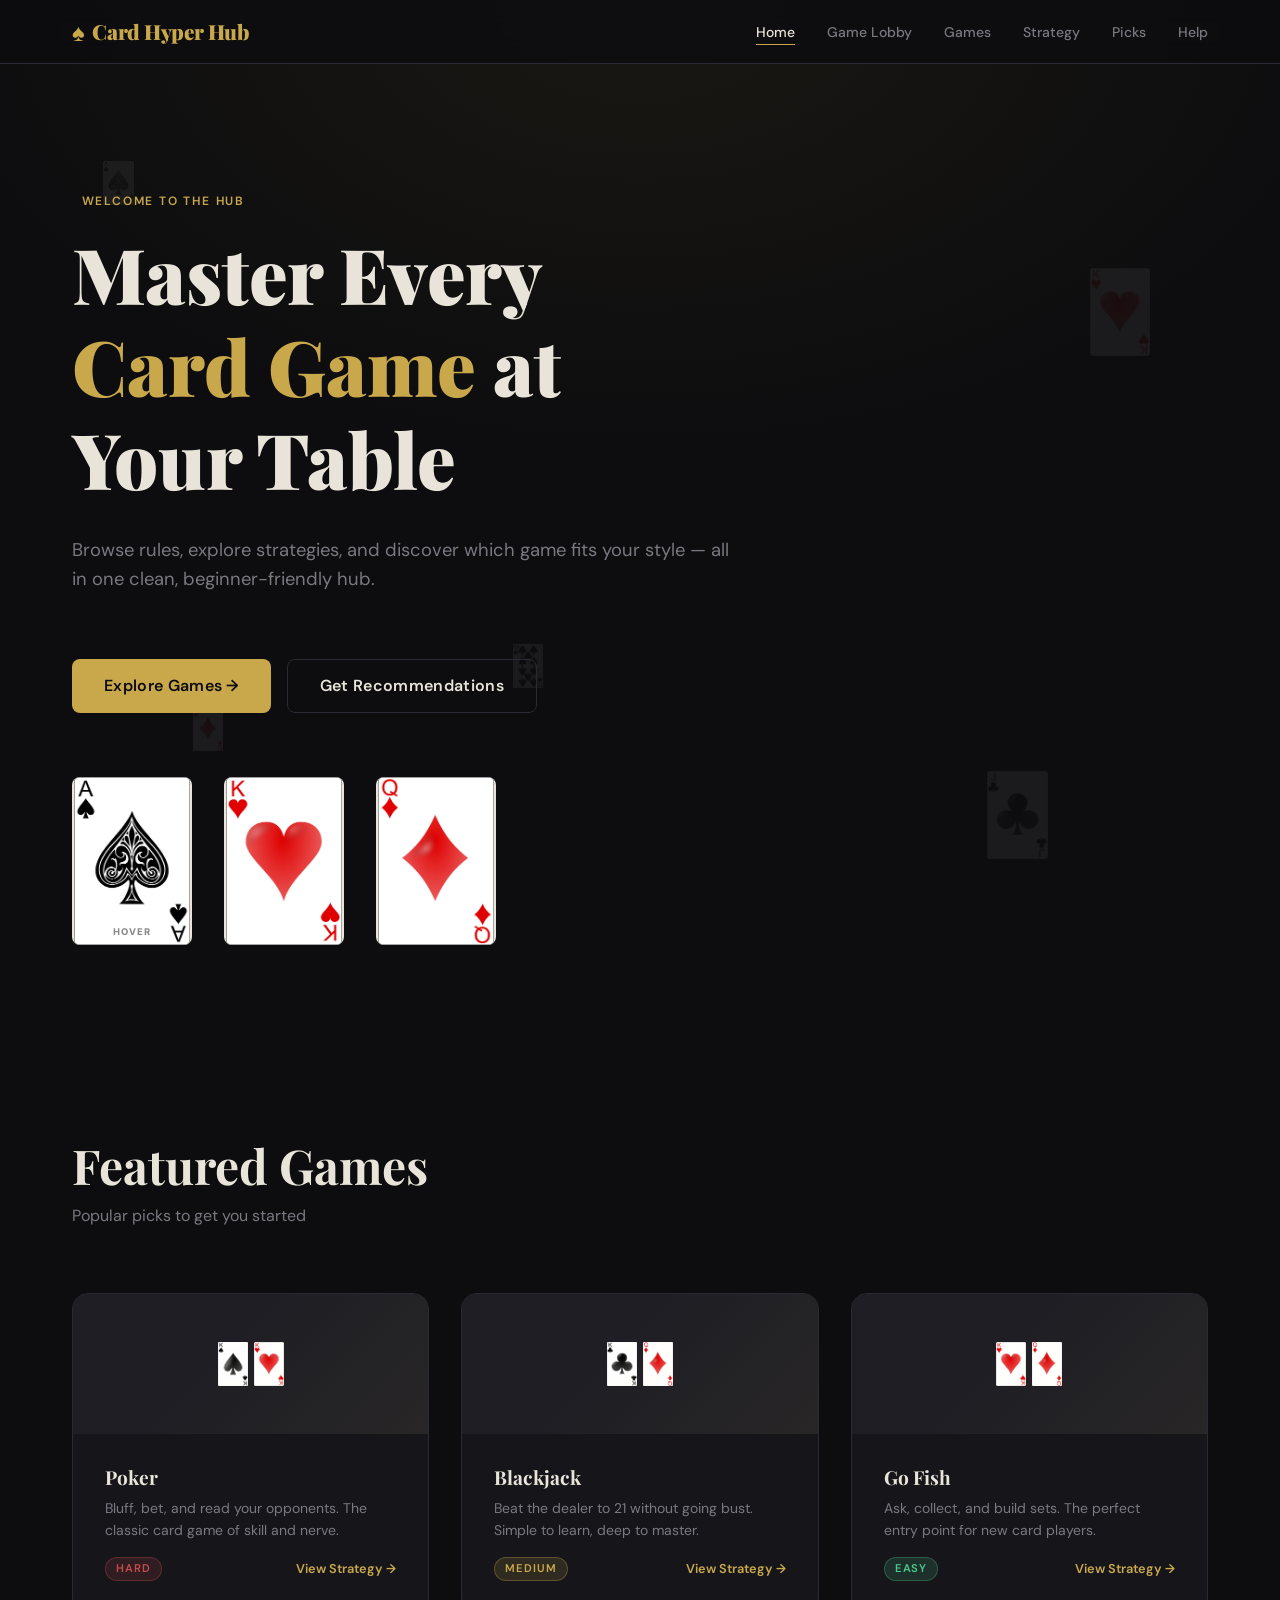
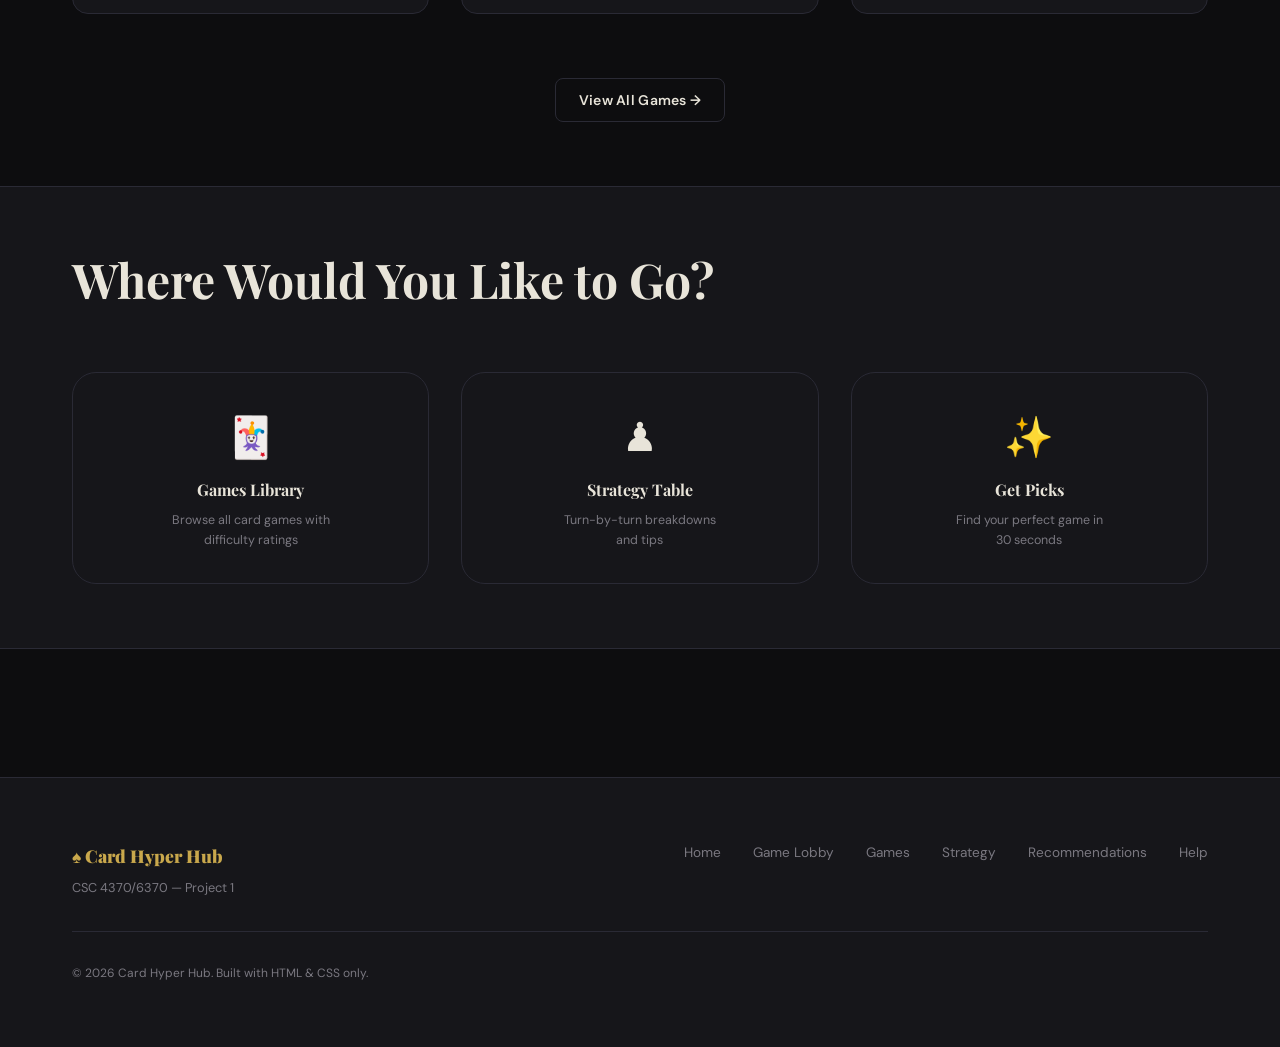
<file: index.html>
<!DOCTYPE html>
<html lang="en">
<head>
  <meta charset="UTF-8" />
  <meta name="viewport" content="width=device-width, initial-scale=1.0" />
  <meta name="description" content="Card Hyper Hub — Browse card games, learn strategies, and get personalized recommendations." />
  <title>Card Hyper Hub</title>
  <link rel="stylesheet" href="css/base.css" />
  <link rel="stylesheet" href="css/layout.css" />
  <link rel="stylesheet" href="css/components.css" />
  <link rel="stylesheet" href="css/animations.css" />
</head>
<body>

  <!-- ── Navigation ── -->
  <header role="banner">
    <nav class="navbar" aria-label="Main navigation">
      <div class="navbar__inner">
          <a href="index.html" class="navbar__logo" aria-label="Card Hyper Hub home">
          <span class="suit" aria-hidden="true">♠</span>
          Card Hyper Hub
        </a>
        <ul class="navbar__links" role="list">
          <li><a href="index.html" class="active" aria-current="page">Home</a></li>
          <li><a href="game-lobby.html">Game Lobby</a></li>
          <li><a href="games.html">Games</a></li>
          <li><a href="strategy.html">Strategy</a></li>
          <li><a href="recommendations.html">Picks</a></li>
          <li><a href="about.html">Help</a></li>
        </ul>
      </div>
    </nav>
  </header>

  <!-- ── Main Content ── -->
  <main id="main-content">

    <!-- Hero Section -->
    <section class="hero" aria-labelledby="hero-title" style="
      min-height: 100vh;
      display: flex;
      align-items: center;
      position: relative;
      overflow: hidden;
      padding-top: 64px;
    ">
      <!-- Decorative floating suits -->
      <img class="suit-float" src="images/playing cards/ace_of_spades.png" alt="Ace of Spades" style="top:15%; left:8%; animation-delay:0s; width: 32px; height: 44px; object-fit: contain;">
      <img class="suit-float" src="images/playing cards/king_of_hearts.png" alt="King of Hearts" style="top:25%; right:10%; animation-delay:2s; width: 64px; height: 88px; object-fit: contain;">
      <img class="suit-float" src="images/playing cards/queen_of_diamonds.png" alt="Queen of Diamonds" style="bottom:30%; left:15%; animation-delay:4s; width: 32px; height: 44px; object-fit: contain;">
      <img class="suit-float" src="images/playing cards/jack_of_clubs.png" alt="Jack of Clubs" style="bottom:20%; right:18%; animation-delay:6s; width: 64px; height: 88px; object-fit: contain;">
      <img class="suit-float" src="images/playing cards/10_of_spades.png" alt="10 of Spades" style="top:60%; left:40%; animation-delay:3s; width: 32px; height: 44px; object-fit: contain;">

      <!-- Background gradient -->
      <div aria-hidden="true" style="
        position:absolute; inset:0; z-index:0;
        background: radial-gradient(ellipse 80% 60% at 50% 0%, rgba(201,168,76,0.07) 0%, transparent 70%);
      "></div>

      <div class="container" style="position:relative; z-index:1; padding-top: var(--space-2xl); padding-bottom: var(--space-2xl);">
        <div style="max-width: 720px;">
          <p class="page-hero__eyebrow anim-fade-in" style="margin-bottom: var(--space-md);">
            &nbsp; Welcome to the Hub
          </p>
          <h1 id="hero-title" class="anim-fade-up delay-1" style="margin-bottom: var(--space-lg);">
            Master Every<br>
            <span class="accent">Card Game</span> at<br>
            Your Table
          </h1>
          <p class="anim-fade-up delay-2" style="
            font-size:1.15rem; color:var(--color-muted);
            max-width:52ch; margin-bottom: var(--space-xl);
          ">
            Browse rules, explore strategies, and discover which game fits your style —
            all in one clean, beginner-friendly hub.
          </p>
          <div class="anim-fade-up delay-3" style="display:flex; gap:var(--space-md); flex-wrap:wrap;">
            <a href="games.html" class="btn btn--primary btn--lg">
              Explore Games →
            </a>
            <a href="recommendations.html" class="btn btn--outline btn--lg">
              Get Recommendations
            </a>
          </div>
        </div>

        <!-- Hero card demo -->
        <div class="anim-fade-up delay-4" aria-hidden="true" style="
          margin-top: var(--space-xl);
          display: flex; gap: var(--space-lg); align-items: flex-end;
        ">
          <div class="flip-container" title="Hover to flip">
            <div class="flip-card" tabindex="0" role="img" aria-label="Card: Ace of Spades — strategy card">
              <div class="flip-card__face flip-card__front">
                <img src="images/playing cards/ace_of_spades.png" alt="Ace of Spades" style="width: 100%; height: 100%; object-fit: contain;">
                <span style="font-size:0.6rem; letter-spacing:.1em; position:absolute; bottom:6px; opacity:0.5; font-family:var(--font-body);">HOVER</span>
              </div>
              <div class="flip-card__face flip-card__back card-back-pattern">
              </div>
            </div>
          </div>
          <div class="flip-container" title="Hover to flip">
            <div class="flip-card" tabindex="0" role="img" aria-label="Card: King of Hearts — strategy card">
              <div class="flip-card__face flip-card__front red">
                <img src="images/playing cards/king_of_hearts.png" alt="King of Hearts" style="width: 100%; height: 100%; object-fit: contain;">
              </div>
              <div class="flip-card__face flip-card__back card-back-pattern">
              </div>
            </div>
          </div>
          <div class="flip-container" title="Hover to flip">
            <div class="flip-card" tabindex="0" role="img" aria-label="Card: Queen of Diamonds — strategy card">
              <div class="flip-card__face flip-card__front red">
                <img src="images/playing cards/queen_of_diamonds.png" alt="Queen of Diamonds" style="width: 100%; height: 100%; object-fit: contain;">
              </div>
              <div class="flip-card__face flip-card__back card-back-pattern">
              </div>
            </div>
          </div>
        </div>
      </div>
    </section>

    <!-- Featured Games Section -->
    <section class="section" aria-labelledby="featured-title">
      <div class="container">
        <h2 id="featured-title" class="anim-fade-up" style="margin-bottom: 0.5rem;">Featured Games</h2>
        <p style="color:var(--color-muted); margin-bottom:var(--space-xl);" class="anim-fade-up delay-1">
          Popular picks to get you started
        </p>
        <div class="card-grid">
          <!-- Game Card 1 -->
          <article class="game-card anim-fade-up delay-1">
            <div class="game-card__visual">
              <img src="images/playing cards/king_of_spades.png" alt="King of Spades" style="width: 32px; height: 44px; object-fit: contain; margin-right: 4px;">
              <img src="images/playing cards/king_of_hearts.png" alt="King of Hearts" style="width: 32px; height: 44px; object-fit: contain;">
            </div>
            <div class="game-card__body">
              <h3 class="game-card__title">Poker</h3>
              <p class="game-card__desc">Bluff, bet, and read your opponents. The classic card game of skill and nerve.</p>
              <div class="game-card__footer">
                <span class="badge badge--hard">Hard</span>
                <a href="strategy.html?game=poker" class="game-card__link">View Strategy →</a>
              </div>
            </div>
          </article>
          <!-- Game Card 2 -->
          <article class="game-card anim-fade-up delay-2">
            <div class="game-card__visual">
              <img src="images/playing cards/king_of_clubs.png" alt="King of Clubs" style="width: 32px; height: 44px; object-fit: contain; margin-right: 4px;">
              <img src="images/playing cards/queen_of_diamonds.png" alt="Queen of Diamonds" style="width: 32px; height: 44px; object-fit: contain;">
            </div>
            <div class="game-card__body">
              <h3 class="game-card__title">Blackjack</h3>
              <p class="game-card__desc">Beat the dealer to 21 without going bust. Simple to learn, deep to master.</p>
              <div class="game-card__footer">
                <span class="badge badge--medium">Medium</span>
                <a href="strategy.html?game=blackjack" class="game-card__link">View Strategy →</a>
              </div>
            </div>
          </article>
          <!-- Game Card 3 -->
          <article class="game-card anim-fade-up delay-3">
            <div class="game-card__visual">
              <img src="images/playing cards/king_of_hearts.png" alt="King of Hearts" style="width: 32px; height: 44px; object-fit: contain; margin-right: 4px;">
              <img src="images/playing cards/queen_of_diamonds.png" alt="Queen of Diamonds" style="width: 32px; height: 44px; object-fit: contain;">
            </div>
            <div class="game-card__body">
              <h3 class="game-card__title">Go Fish</h3>
              <p class="game-card__desc">Ask, collect, and build sets. The perfect entry point for new card players.</p>
              <div class="game-card__footer">
                <span class="badge badge--easy">Easy</span>
                <a href="strategy.html?game=gofish" class="game-card__link">View Strategy →</a>
              </div>
            </div>
          </article>
        </div>
        <div style="text-align:center; margin-top: var(--space-xl);">
          <a href="games.html" class="btn btn--outline">View All Games →</a>
        </div>
      </div>
    </section>

    <!-- Quick Nav Cards Section -->
    <section class="section" aria-labelledby="nav-section-title" style="background: var(--color-surface); border-top: 1px solid var(--color-border); border-bottom: 1px solid var(--color-border);">
      <div class="container">
        <h2 id="nav-section-title" class="anim-fade-up" style="margin-bottom: var(--space-xl);">Where Would You Like to Go?</h2>
        <nav aria-label="Hub sections" class="card-grid">
          <a href="games.html" class="nav-card anim-fade-up delay-1">
            <span class="nav-card__icon" aria-hidden="true">🃏</span>
            <span class="nav-card__title">Games Library</span>
            <span class="nav-card__desc">Browse all card games with difficulty ratings</span>
          </a>
          <a href="strategy.html" class="nav-card anim-fade-up delay-2">
            <span class="nav-card__icon" aria-hidden="true">♟</span>
            <span class="nav-card__title">Strategy Table</span>
            <span class="nav-card__desc">Turn-by-turn breakdowns and tips</span>
          </a>
          <a href="recommendations.html" class="nav-card anim-fade-up delay-3">
            <span class="nav-card__icon" aria-hidden="true">✨</span>
            <span class="nav-card__title">Get Picks</span>
            <span class="nav-card__desc">Find your perfect game in 30 seconds</span>
          </a>
        </nav>
      </div>
    </section>

  </main>

  <!-- ── Footer ── -->
  <footer class="site-footer" role="contentinfo">
    <div class="container">
      <div class="site-footer__inner">
        <div class="site-footer__brand">
          ♠ Card Hyper Hub
          <p>CSC 4370/6370 — Project 1</p>
        </div>
        <nav class="site-footer__nav" aria-label="Footer navigation">
          <a href="index.html">Home</a>
          <a href="game-lobby.html">Game Lobby</a>
          <a href="games.html">Games</a>
          <a href="strategy.html">Strategy</a>
          <a href="recommendations.html">Recommendations</a>
          <a href="about.html">Help</a>
        </nav>
      </div>
      <div class="site-footer__bottom">
        &copy; 2026 Card Hyper Hub. Built with HTML & CSS only.
      </div>
    </div>
  </footer>

</body>
</html>
</file>
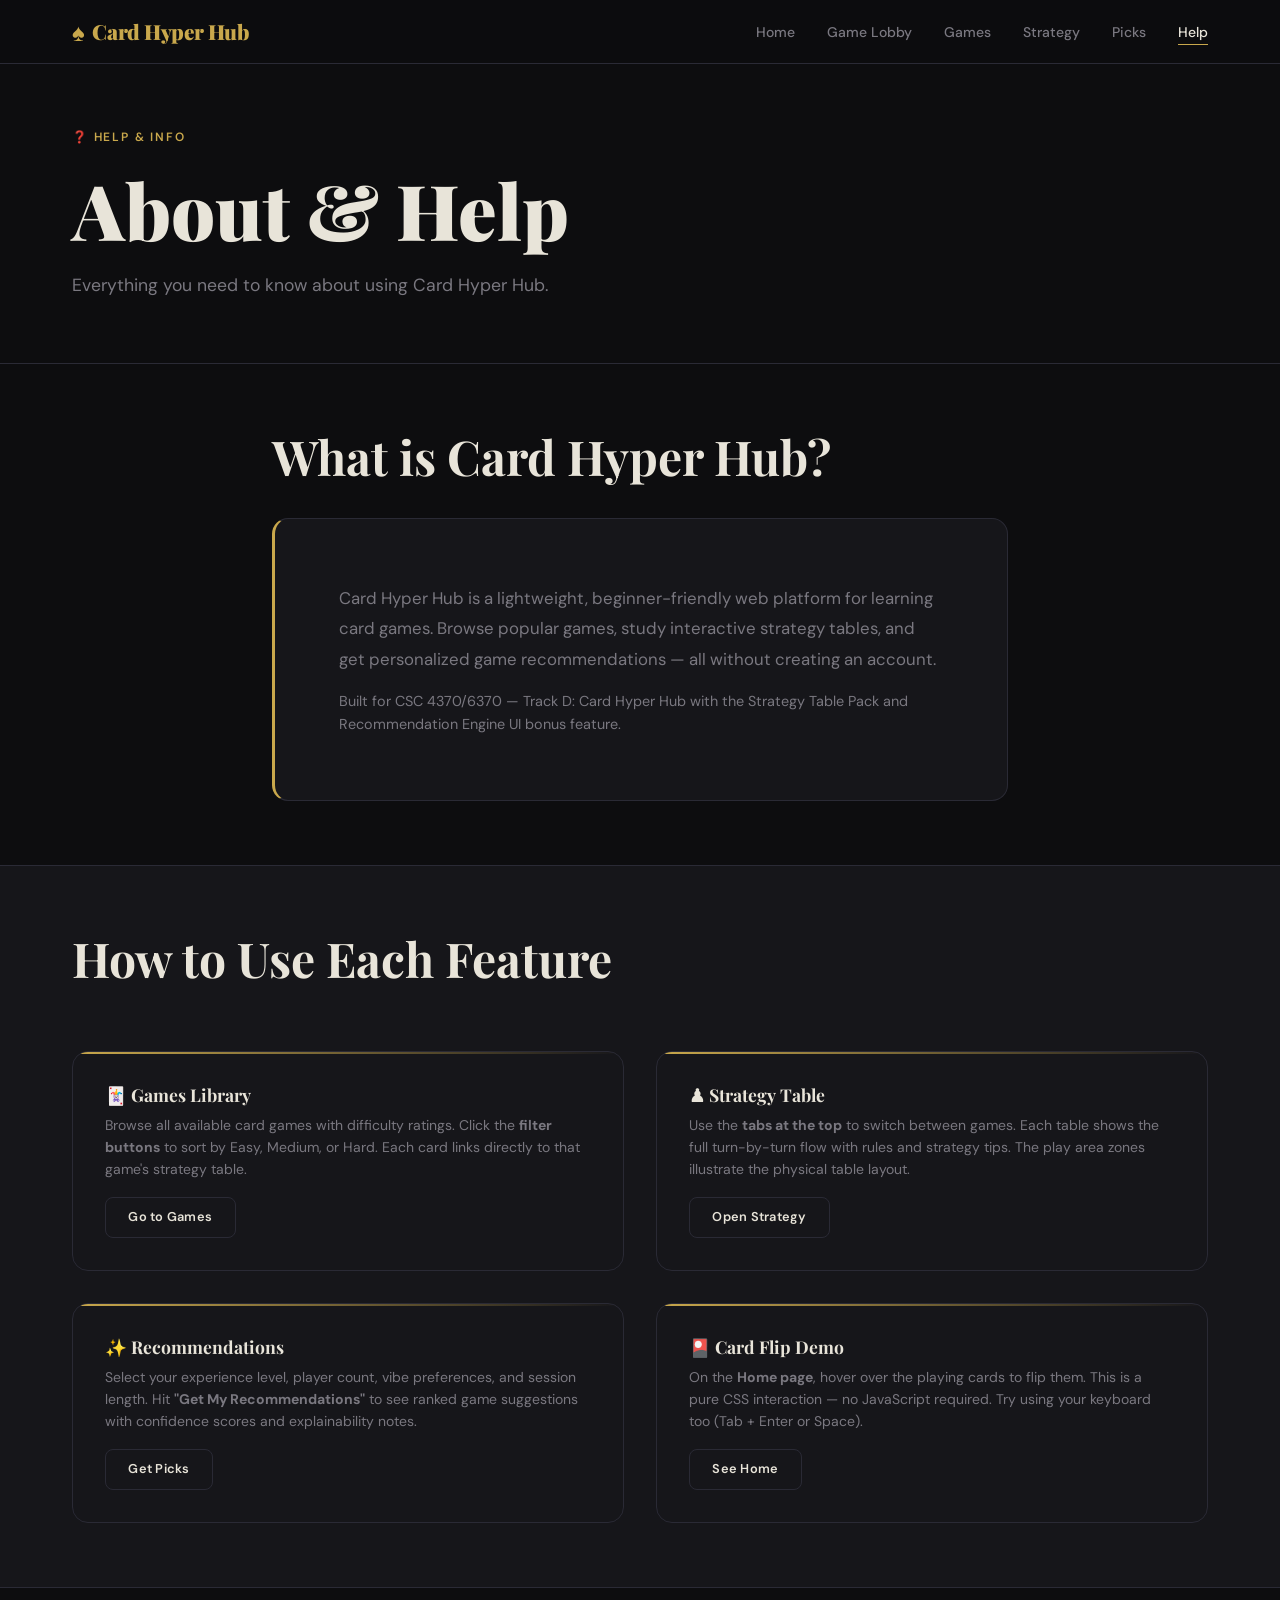
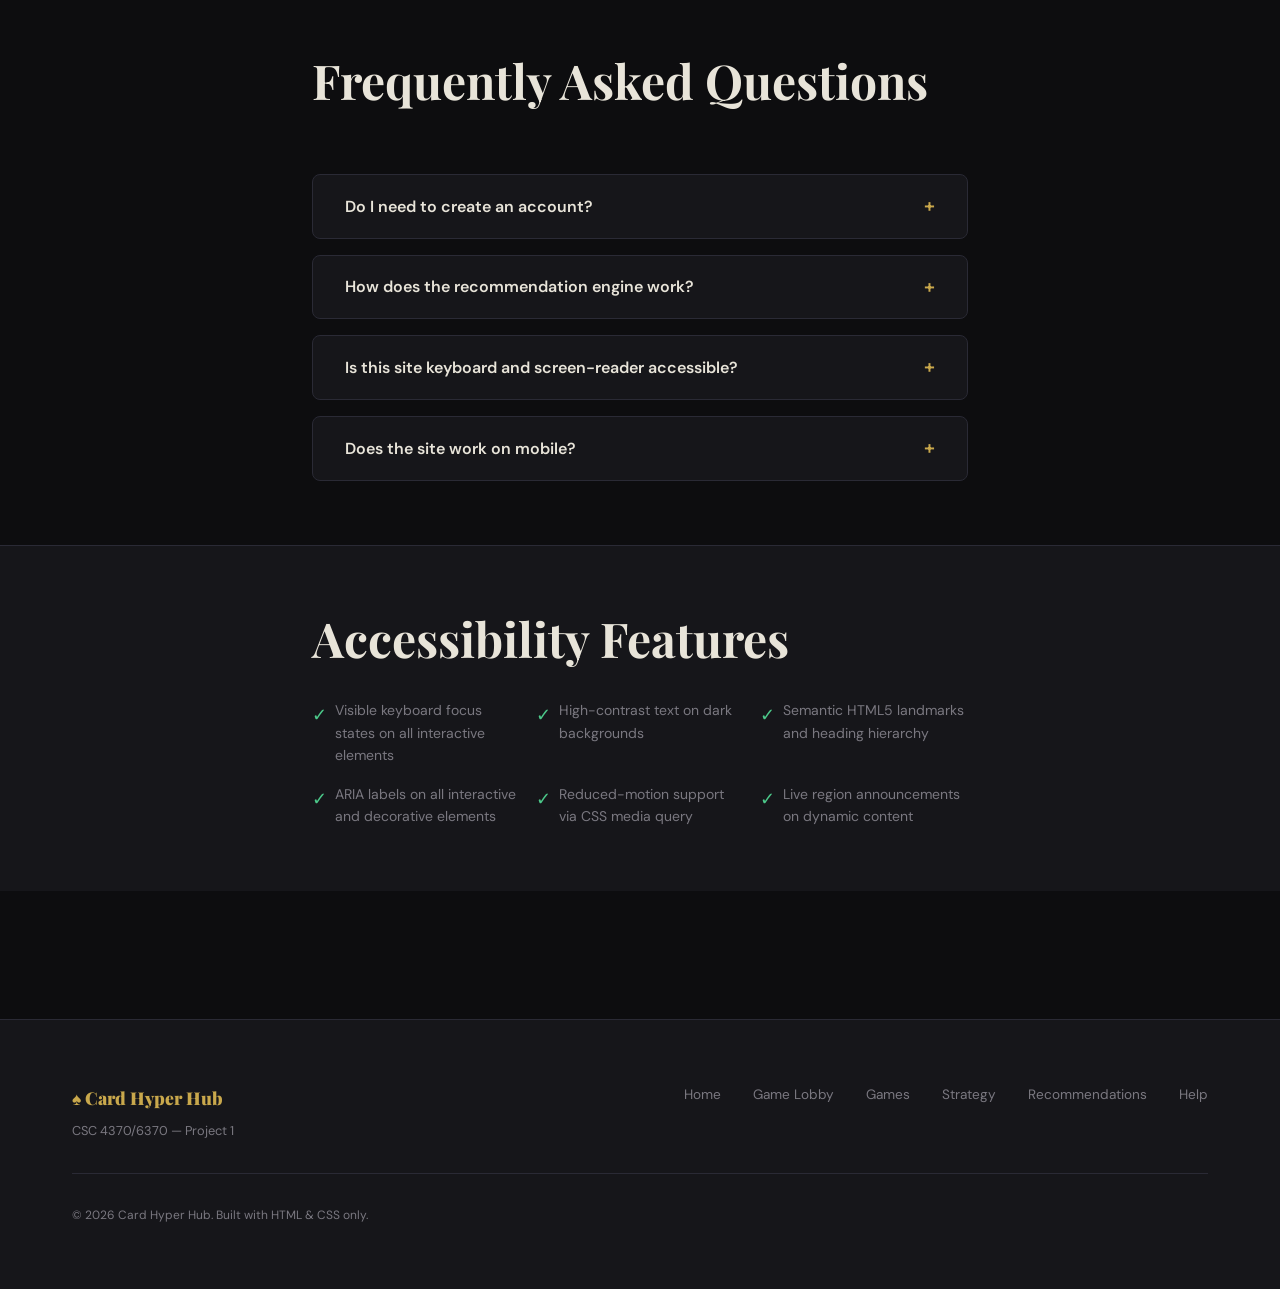
<file: about.html>
<!DOCTYPE html>
<html lang="en">
<head>
  <meta charset="UTF-8" />
  <meta name="viewport" content="width=device-width, initial-scale=1.0" />
  <meta name="description" content="Learn how to use Card Hyper Hub — help, FAQs, and feature guide." />
  <title>About & Help — Card Hyper Hub</title>
  <link rel="stylesheet" href="css/base.css" />
  <link rel="stylesheet" href="css/layout.css" />
  <link rel="stylesheet" href="css/components.css" />
  <link rel="stylesheet" href="css/animations.css" />
</head>
<body>

  <!-- ── Navigation ── -->
  <header role="banner">
    <nav class="navbar" aria-label="Main navigation">
      <div class="navbar__inner">
        <a href="index.html" class="navbar__logo" aria-label="Card Hyper Hub home">
          <span class="suit" aria-hidden="true">♠</span>
          Card Hyper Hub
        </a>
        <ul class="navbar__links" role="list">
          <li><a href="index.html">Home</a></li>
          <li><a href="game-lobby.html">Game Lobby</a></li>
          <li><a href="games.html">Games</a></li>
          <li><a href="strategy.html">Strategy</a></li>
          <li><a href="recommendations.html">Picks</a></li>
          <li><a href="about.html" class="active" aria-current="page">Help</a></li>
        </ul>
      </div>
    </nav>
  </header>

  <main id="main-content">

    <!-- Page Hero -->
    <section class="page-hero" aria-labelledby="about-title">
      <div class="container">
        <p class="page-hero__eyebrow">❓ Help & Info</p>
        <h1 id="about-title" class="page-hero__title anim-fade-up">About & Help</h1>
        <p class="page-hero__subtitle anim-fade-up delay-1">
          Everything you need to know about using Card Hyper Hub.
        </p>
      </div>
    </section>

    <!-- About Section -->
    <section class="section" aria-labelledby="about-hub-title">
      <div class="container" style="max-width: 800px;">
        <h2 id="about-hub-title" class="anim-fade-up" style="margin-bottom: var(--space-lg);">What is Card Hyper Hub?</h2>
        <div class="anim-fade-up delay-1" style="
          background: var(--color-surface);
          border: 1px solid var(--color-border);
          border-radius: var(--radius-lg);
          padding: var(--space-xl);
          border-left: 3px solid var(--color-accent);
        ">
          <p style="font-size:1.05rem; line-height:1.8; color:var(--color-muted); margin-bottom: var(--space-md);">
            Card Hyper Hub is a lightweight, beginner-friendly web platform for learning card games. Browse popular games, study interactive strategy tables, and get personalized game recommendations — all without creating an account.
          </p>
          <p style="font-size:0.9rem; color: var(--color-muted);">
            Built for CSC 4370/6370 — Track D: Card Hyper Hub with the Strategy Table Pack and Recommendation Engine UI bonus feature.
          </p>
        </div>
      </div>
    </section>

    <!-- Feature Guide -->
    <section class="section" aria-labelledby="features-title" style="background: var(--color-surface); border-top: 1px solid var(--color-border); border-bottom: 1px solid var(--color-border);">
      <div class="container">
        <h2 id="features-title" class="anim-fade-up" style="margin-bottom: var(--space-xl);">How to Use Each Feature</h2>
        <div class="card-grid card-grid--2col">

          <div class="rec-card anim-fade-up delay-1">
            <h3 style="font-size:1.1rem; margin-bottom: var(--space-sm);">🃏 Games Library</h3>
            <p style="font-size:0.875rem; color:var(--color-muted); margin-bottom: var(--space-sm);">
              Browse all available card games with difficulty ratings. Click the <strong>filter buttons</strong> to sort by Easy, Medium, or Hard. Each card links directly to that game's strategy table.
            </p>
            <a href="games.html" class="btn btn--outline" style="font-size:0.8rem; margin-top: var(--space-sm);">Go to Games</a>
          </div>

          <div class="rec-card anim-fade-up delay-2">
            <h3 style="font-size:1.1rem; margin-bottom: var(--space-sm);">♟ Strategy Table</h3>
            <p style="font-size:0.875rem; color:var(--color-muted); margin-bottom: var(--space-sm);">
              Use the <strong>tabs at the top</strong> to switch between games. Each table shows the full turn-by-turn flow with rules and strategy tips. The play area zones illustrate the physical table layout.
            </p>
            <a href="strategy.html" class="btn btn--outline" style="font-size:0.8rem; margin-top: var(--space-sm);">Open Strategy</a>
          </div>

          <div class="rec-card anim-fade-up delay-3">
            <h3 style="font-size:1.1rem; margin-bottom: var(--space-sm);">✨ Recommendations</h3>
            <p style="font-size:0.875rem; color:var(--color-muted); margin-bottom: var(--space-sm);">
              Select your experience level, player count, vibe preferences, and session length. Hit <strong>"Get My Recommendations"</strong> to see ranked game suggestions with confidence scores and explainability notes.
            </p>
            <a href="recommendations.html" class="btn btn--outline" style="font-size:0.8rem; margin-top: var(--space-sm);">Get Picks</a>
          </div>

          <div class="rec-card anim-fade-up delay-4">
            <h3 style="font-size:1.1rem; margin-bottom: var(--space-sm);">🎴 Card Flip Demo</h3>
            <p style="font-size:0.875rem; color:var(--color-muted); margin-bottom: var(--space-sm);">
              On the <strong>Home page</strong>, hover over the playing cards to flip them. This is a pure CSS interaction — no JavaScript required. Try using your keyboard too (Tab + Enter or Space).
            </p>
            <a href="index.html" class="btn btn--outline" style="font-size:0.8rem; margin-top: var(--space-sm);">See Home</a>
          </div>

        </div>
      </div>
    </section>

    <!-- FAQ Section -->
    <section class="section" aria-labelledby="faq-title">
      <div class="container" style="max-width: 720px;">
        <h2 id="faq-title" class="anim-fade-up" style="margin-bottom: var(--space-xl);">Frequently Asked Questions</h2>

        <div class="anim-fade-up delay-1">
          <details style="
            background: var(--color-surface);
            border: 1px solid var(--color-border);
            border-radius: var(--radius-md);
            margin-bottom: var(--space-md);
            overflow: hidden;
          ">
            <summary style="
              padding: var(--space-md) var(--space-lg);
              font-weight: 600;
              cursor: pointer;
              list-style: none;
              display: flex;
              justify-content: space-between;
              align-items: center;
            " aria-label="Do I need to create an account?">
              Do I need to create an account?
              <span aria-hidden="true" style="color: var(--color-accent); font-size: 1.2rem;">+</span>
            </summary>
            <div style="padding: 0 var(--space-lg) var(--space-lg); color: var(--color-muted); font-size:0.875rem;">
              No account required. Card Hyper Hub is completely open — browse games, read strategies, and use the recommendation engine without signing up.
            </div>
          </details>

          <details style="
            background: var(--color-surface);
            border: 1px solid var(--color-border);
            border-radius: var(--radius-md);
            margin-bottom: var(--space-md);
            overflow: hidden;
          ">
            <summary style="
              padding: var(--space-md) var(--space-lg);
              font-weight: 600;
              cursor: pointer;
              list-style: none;
              display: flex;
              justify-content: space-between;
              align-items: center;
            " aria-label="How does the recommendation engine work?">
              How does the recommendation engine work?
              <span aria-hidden="true" style="color: var(--color-accent); font-size: 1.2rem;">+</span>
            </summary>
            <div style="padding: 0 var(--space-lg) var(--space-lg); color: var(--color-muted); font-size:0.875rem;">
              The recommendation UI matches your selected preferences (experience, player count, vibe, session length) against each game's attributes. The confidence percentage reflects how many of your preferences align with that game.
            </div>
          </details>

          <details style="
            background: var(--color-surface);
            border: 1px solid var(--color-border);
            border-radius: var(--radius-md);
            margin-bottom: var(--space-md);
            overflow: hidden;
          ">
            <summary style="
              padding: var(--space-md) var(--space-lg);
              font-weight: 600;
              cursor: pointer;
              list-style: none;
              display: flex;
              justify-content: space-between;
              align-items: center;
            " aria-label="Is this site accessible?">
              Is this site keyboard and screen-reader accessible?
              <span aria-hidden="true" style="color: var(--color-accent); font-size: 1.2rem;">+</span>
            </summary>
            <div style="padding: 0 var(--space-lg) var(--space-lg); color: var(--color-muted); font-size:0.875rem;">
              Yes. All interactive elements have visible focus states, proper ARIA labels, and semantic HTML5 landmarks. Animations respect the <code>prefers-reduced-motion</code> media query. High-contrast text is used throughout.
            </div>
          </details>

          <details style="
            background: var(--color-surface);
            border: 1px solid var(--color-border);
            border-radius: var(--radius-md);
            overflow: hidden;
          ">
            <summary style="
              padding: var(--space-md) var(--space-lg);
              font-weight: 600;
              cursor: pointer;
              list-style: none;
              display: flex;
              justify-content: space-between;
              align-items: center;
            " aria-label="Does the site work on mobile?">
              Does the site work on mobile?
              <span aria-hidden="true" style="color: var(--color-accent); font-size: 1.2rem;">+</span>
            </summary>
            <div style="padding: 0 var(--space-lg) var(--space-lg); color: var(--color-muted); font-size:0.875rem;">
              Yes — the layout is fully responsive using CSS Flexbox and Grid. It's been tested on desktop (1440px), tablet (768px), and mobile (375px) screen widths.
            </div>
          </details>
        </div>
      </div>
    </section>

    <!-- Accessibility Note -->
    <section class="section" aria-labelledby="a11y-title" style="background: var(--color-surface); border-top: 1px solid var(--color-border);">
      <div class="container" style="max-width: 720px;">
        <h2 id="a11y-title" class="anim-fade-up" style="margin-bottom: var(--space-lg);">Accessibility Features</h2>
        <div class="anim-fade-up delay-1" style="
          display: grid; grid-template-columns: repeat(auto-fill, minmax(200px, 1fr));
          gap: var(--space-md);
        " role="list">
          <div role="listitem" style="display:flex; gap:var(--space-sm); align-items:flex-start;">
            <span aria-hidden="true" style="color:var(--color-green); font-size:1.1rem; margin-top:2px;">✓</span>
            <span style="font-size:0.875rem; color:var(--color-muted);">Visible keyboard focus states on all interactive elements</span>
          </div>
          <div role="listitem" style="display:flex; gap:var(--space-sm); align-items:flex-start;">
            <span aria-hidden="true" style="color:var(--color-green); font-size:1.1rem; margin-top:2px;">✓</span>
            <span style="font-size:0.875rem; color:var(--color-muted);">High-contrast text on dark backgrounds</span>
          </div>
          <div role="listitem" style="display:flex; gap:var(--space-sm); align-items:flex-start;">
            <span aria-hidden="true" style="color:var(--color-green); font-size:1.1rem; margin-top:2px;">✓</span>
            <span style="font-size:0.875rem; color:var(--color-muted);">Semantic HTML5 landmarks and heading hierarchy</span>
          </div>
          <div role="listitem" style="display:flex; gap:var(--space-sm); align-items:flex-start;">
            <span aria-hidden="true" style="color:var(--color-green); font-size:1.1rem; margin-top:2px;">✓</span>
            <span style="font-size:0.875rem; color:var(--color-muted);">ARIA labels on all interactive and decorative elements</span>
          </div>
          <div role="listitem" style="display:flex; gap:var(--space-sm); align-items:flex-start;">
            <span aria-hidden="true" style="color:var(--color-green); font-size:1.1rem; margin-top:2px;">✓</span>
            <span style="font-size:0.875rem; color:var(--color-muted);">Reduced-motion support via CSS media query</span>
          </div>
          <div role="listitem" style="display:flex; gap:var(--space-sm); align-items:flex-start;">
            <span aria-hidden="true" style="color:var(--color-green); font-size:1.1rem; margin-top:2px;">✓</span>
            <span style="font-size:0.875rem; color:var(--color-muted);">Live region announcements on dynamic content</span>
          </div>
        </div>
      </div>
    </section>

  </main>

  <!-- ── Footer ── -->
  <footer class="site-footer" role="contentinfo">
    <div class="container">
      <div class="site-footer__inner">
        <div class="site-footer__brand">
          ♠ Card Hyper Hub
          <p>CSC 4370/6370 — Project 1</p>
        </div>
        <nav class="site-footer__nav" aria-label="Footer navigation">
          <a href="index.html">Home</a>
          <a href="game-lobby.html">Game Lobby</a>
          <a href="games.html">Games</a>
          <a href="strategy.html">Strategy</a>
          <a href="recommendations.html">Recommendations</a>
          <a href="about.html">Help</a>
        </nav>
      </div>
      <div class="site-footer__bottom">
        &copy; 2026 Card Hyper Hub. Built with HTML & CSS only.
      </div>
    </div>
  </footer>

</body>
</html>
</file>
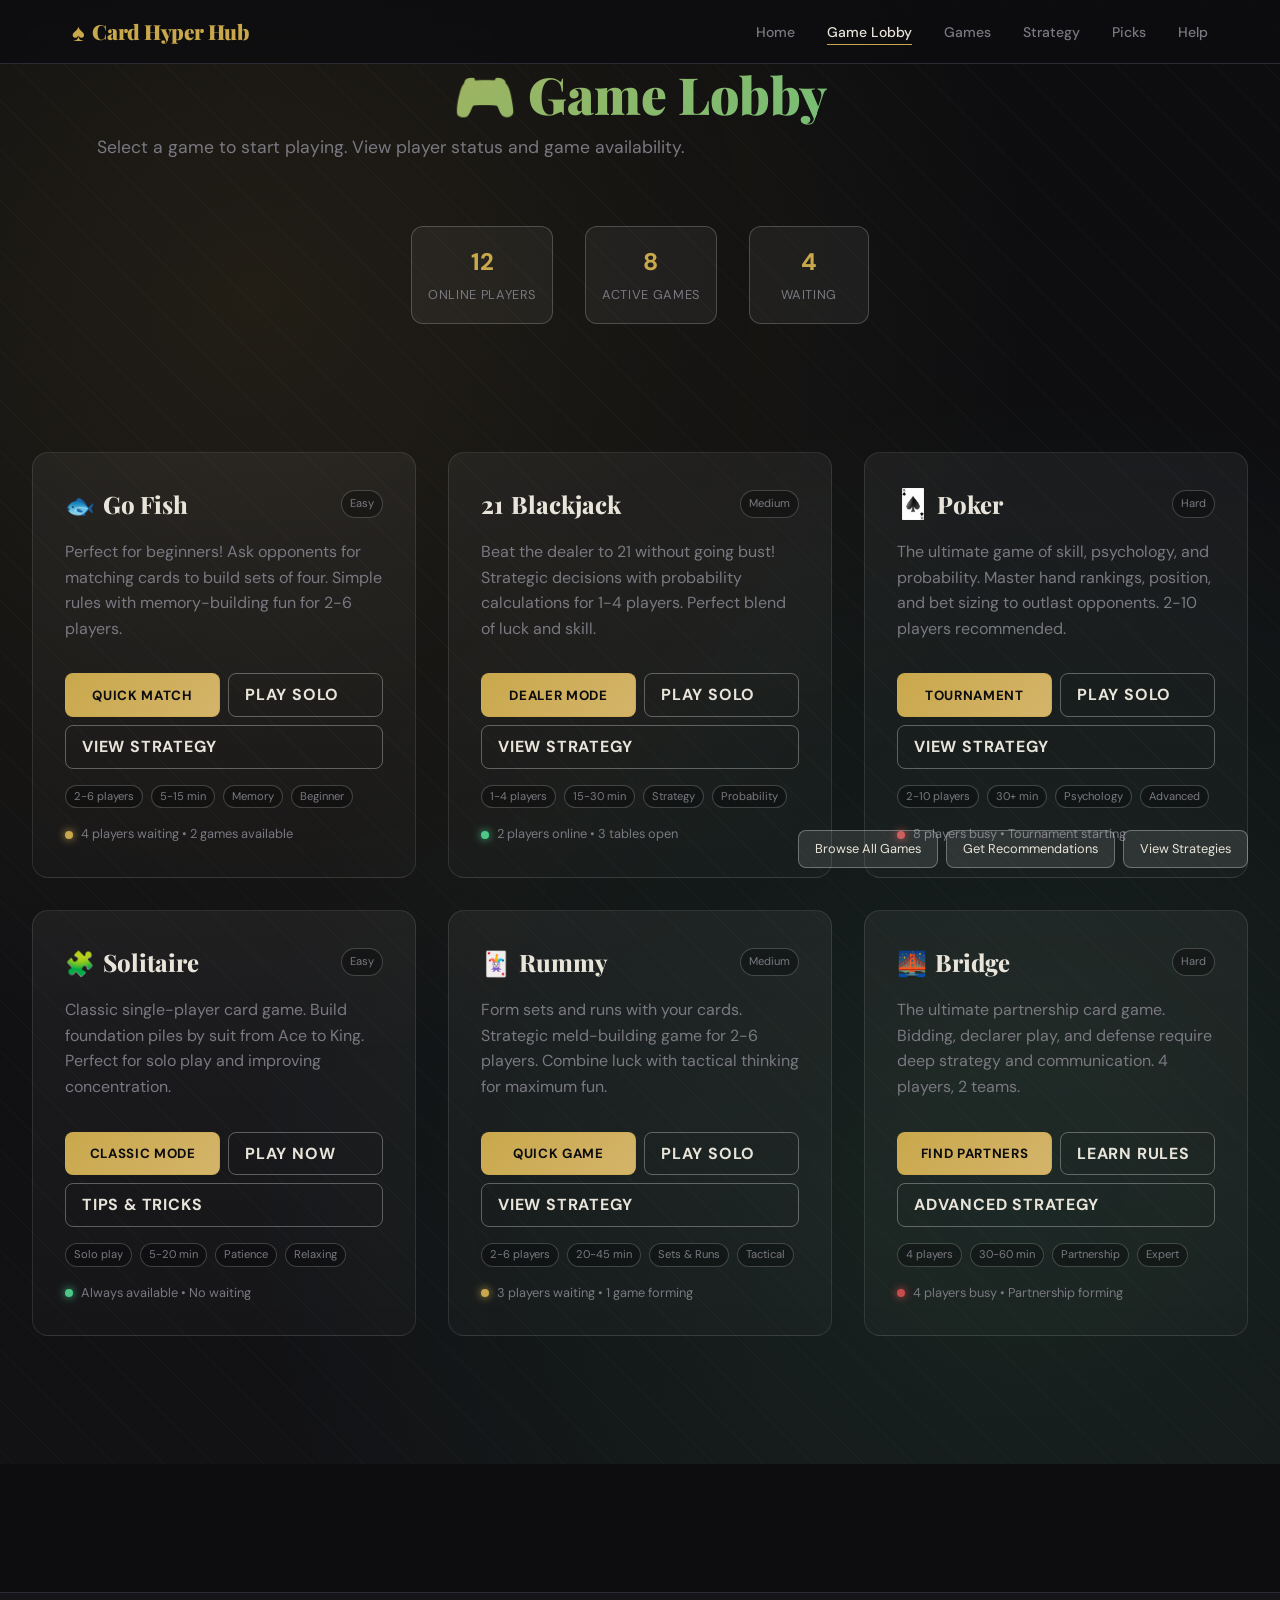
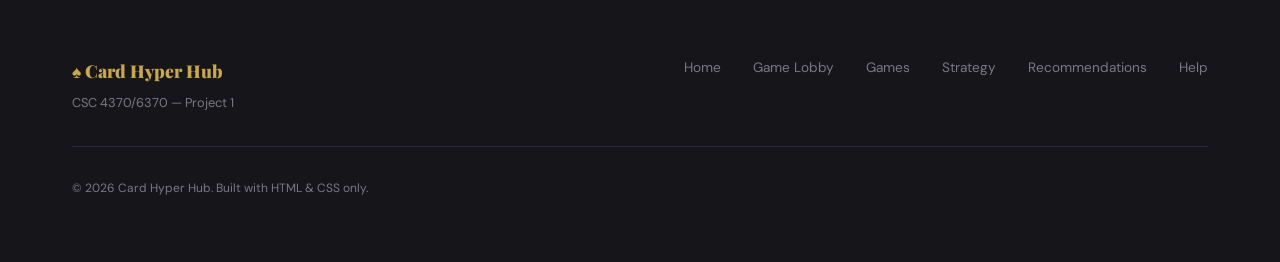
<file: game-lobby.html>
<!DOCTYPE html>
<html lang="en">
<head>
  <meta charset="UTF-8" />
  <meta name="viewport" content="width=device-width, initial-scale=1.0" />
  <meta name="description" content="Card Hyper Hub Game Lobby — Select and launch card games with real-time player status." />
  <title>Game Lobby — Card Hyper Hub</title>
  <link rel="stylesheet" href="css/base.css" />
  <link rel="stylesheet" href="css/layout.css" />
  <link rel="stylesheet" href="css/components.css" />
  <link rel="stylesheet" href="css/animations.css" />
  <style>
    /* Game Lobby Specific Styles */
    .lobby-container {
      min-height: 100vh;
      background: linear-gradient(180deg, #0d0d0f 0%, #121215 100%);
      position: relative;
      overflow: hidden;
    }

    .lobby-container::before {
      content: '';
      position: absolute;
      top: 0;
      left: 0;
      right: 0;
      bottom: 0;
      background-image: 
        radial-gradient(circle at 20% 20%, rgba(201,168,76,0.1) 0%, transparent 50%),
        radial-gradient(circle at 80% 80%, rgba(76,201,138,0.1) 0%, transparent 50%),
        linear-gradient(45deg, transparent 49%, rgba(255,255,255,0.03) 50%, transparent 51%);
      background-size: 100% 100%, 100% 100%, 50px 50px;
      pointer-events: none;
      z-index: 0;
    }

    .lobby-header {
      position: relative;
      z-index: 2;
      padding: var(--space-xl) 0;
      text-align: center;
    }

    .lobby-title {
      font-family: var(--font-display);
      font-size: clamp(2rem, 4vw, 3.5rem);
      font-weight: 900;
      margin-bottom: var(--space-sm);
      background: linear-gradient(135deg, var(--color-accent), var(--color-green));
      -webkit-background-clip: text;
      -webkit-text-fill-color: transparent;
      background-clip: text;
    }

    .lobby-subtitle {
      color: var(--color-muted);
      font-size: 1.1rem;
      margin-bottom: var(--space-xl);
    }

    .lobby-stats {
      display: flex;
      gap: var(--space-lg);
      justify-content: center;
      flex-wrap: wrap;
      margin-bottom: var(--space-xl);
    }

    .stat-card {
      background: rgba(255,255,255,0.05);
      border: 1px solid rgba(255,255,255,0.2);
      border-radius: 12px;
      padding: var(--space-md);
      text-align: center;
      min-width: 120px;
    }

    .stat-value {
      font-size: 1.5rem;
      font-weight: 800;
      color: var(--color-accent);
      display: block;
    }

    .stat-label {
      font-size: 0.8rem;
      color: var(--color-muted);
      text-transform: uppercase;
      letter-spacing: 0.05em;
    }

    .games-grid {
      display: grid;
      grid-template-columns: repeat(auto-fit, minmax(300px, 1fr));
      gap: var(--space-lg);
      position: relative;
      z-index: 2;
      padding: 0 var(--space-lg) var(--space-2xl);
    }

    .game-card-lobby {
      background: linear-gradient(180deg, rgba(255,255,255,0.05), rgba(255,255,255,0.02));
      border: 1px solid rgba(255,255,255,0.1);
      border-radius: 16px;
      padding: var(--space-lg);
      transition: all var(--transition-base);
      position: relative;
      overflow: hidden;
    }

    .game-card-lobby::before {
      content: '';
      position: absolute;
      top: 0;
      left: 0;
      right: 0;
      bottom: 0;
      background: linear-gradient(135deg, rgba(201,168,76,0.05), rgba(76,201,138,0.05));
      opacity: 0;
      transition: opacity 0.3s ease;
      z-index: -1;
    }

    .game-card-lobby:hover {
      transform: translateY(-4px);
      border-color: rgba(201,168,76,0.5);
      box-shadow: 0 20px 40px rgba(0,0,0,0.4);
    }

    .game-card-lobby:hover::before {
      opacity: 1;
    }

    .game-header {
      display: flex;
      align-items: center;
      justify-content: space-between;
      margin-bottom: var(--space-md);
    }

    .game-title {
      font-family: var(--font-display);
      font-size: 1.5rem;
      font-weight: 800;
      display: flex;
      align-items: center;
      gap: var(--space-sm);
    }

    .game-difficulty {
      font-size: 0.7rem;
      padding: 4px 8px;
      border-radius: 999px;
      border: 1px solid rgba(255,255,255,0.2);
      color: var(--color-muted);
      background: rgba(0,0,0,0.3);
    }

    .game-description {
      color: var(--color-muted);
      margin-bottom: var(--space-lg);
      line-height: 1.6;
    }

    .game-actions {
      display: flex;
      gap: var(--space-sm);
      flex-wrap: wrap;
    }

    .btn-lobby {
      flex: 1;
      min-width: 120px;
      padding: var(--space-sm) var(--space-md);
      border-radius: 8px;
      font-weight: 700;
      text-transform: uppercase;
      letter-spacing: 0.05em;
      transition: all var(--transition-fast);
      border: none;
      cursor: pointer;
    }

    .btn-lobby-primary {
      background: linear-gradient(135deg, var(--color-accent), #d4b46a);
      color: #0d0d0f;
      border: 1px solid rgba(201,168,76,0.5);
    }

    .btn-lobby-primary:hover {
      filter: brightness(1.1);
      transform: translateY(-2px);
    }

    .btn-lobby-outline {
      background: transparent;
      color: var(--color-text);
      border: 1px solid rgba(255,255,255,0.3);
    }

    .btn-lobby-outline:hover {
      border-color: var(--color-accent);
      background: rgba(201,168,76,0.1);
    }

    .game-features {
      display: flex;
      gap: var(--space-sm);
      flex-wrap: wrap;
      margin-top: var(--space-md);
    }

    .feature-tag {
      font-size: 0.7rem;
      padding: 2px 8px;
      border-radius: 999px;
      border: 1px solid rgba(255,255,255,0.2);
      color: var(--color-muted);
      background: rgba(0,0,0,0.3);
    }

    .player-status {
      display: flex;
      align-items: center;
      gap: var(--space-sm);
      margin-top: var(--space-md);
      font-size: 0.8rem;
      color: var(--color-muted);
    }

    .status-indicator {
      width: 8px;
      height: 8px;
      border-radius: 50%;
      background: var(--color-green);
      box-shadow: 0 0 8px var(--color-green);
      display: inline-block;
    }

    .status-indicator.busy {
      background: var(--color-red);
      box-shadow: 0 0 8px var(--color-red);
    }

    .status-indicator.waiting {
      background: var(--color-accent);
      box-shadow: 0 0 8px var(--color-accent);
      animation: pulse 2s infinite;
    }

    @keyframes pulse {
      0%, 100% { opacity: 1; }
      50% { opacity: 0.5; }
    }

    .quick-actions {
      position: fixed;
      bottom: var(--space-lg);
      right: var(--space-lg);
      display: flex;
      gap: var(--space-sm);
      z-index: 100;
    }

    .quick-btn {
      background: rgba(255,255,255,0.1);
      border: 1px solid rgba(255,255,255,0.3);
      color: var(--color-text);
      padding: var(--space-sm) var(--space-md);
      border-radius: 8px;
      text-decoration: none;
      font-size: 0.8rem;
      transition: all var(--transition-fast);
    }

    .quick-btn:hover {
      background: var(--color-accent);
      color: #0d0d0f;
      border-color: var(--color-accent);
    }

    /* Responsive Design */
    @media (max-width: 768px) {
      .games-grid {
        grid-template-columns: 1fr;
        padding: 0 var(--space-md) var(--space-xl);
      }
      
      .lobby-stats {
        flex-direction: column;
        align-items: center;
      }
      
      .quick-actions {
        bottom: var(--space-md);
        right: var(--space-md);
        flex-direction: column;
      }
    }
  </style>
</head>
<body>

  <!-- ── Navigation ── -->
  <header role="banner">
    <nav class="navbar" aria-label="Main navigation">
      <div class="navbar__inner">
        <a href="index.html" class="navbar__logo" aria-label="Card Hyper Hub home">
          <span class="suit" aria-hidden="true">♠</span>
          Card Hyper Hub
        </a>
        <ul class="navbar__links" role="list">
          <li><a href="index.html">Home</a></li>
          <li><a href="game-lobby.html" class="active" aria-current="page">Game Lobby</a></li>
          <li><a href="games.html">Games</a></li>
          <li><a href="strategy.html">Strategy</a></li>
          <li><a href="recommendations.html">Picks</a></li>
          <li><a href="about.html">Help</a></li>
        </ul>
      </div>
    </nav>
  </header>

  <!-- ── Game Lobby ── -->
  <main id="main-content" class="lobby-container">
    
    <div class="lobby-header">
      <h1 class="lobby-title">🎮 Game Lobby</h1>
      <p class="lobby-subtitle">Select a game to start playing. View player status and game availability.</p>
      
      <div class="lobby-stats">
        <div class="stat-card">
          <span class="stat-value" id="online-players">12</span>
          <span class="stat-label">Online Players</span>
        </div>
        <div class="stat-card">
          <span class="stat-value" id="active-games">8</span>
          <span class="stat-label">Active Games</span>
        </div>
        <div class="stat-card">
          <span class="stat-value" id="waiting-players">4</span>
          <span class="stat-label">Waiting</span>
        </div>
      </div>
    </div>

    <!-- Games Grid -->
    <div class="games-grid">
      
      <!-- Go Fish Game Card -->
      <article class="game-card-lobby">
        <div class="game-header">
          <div class="game-title">
            <span aria-hidden="true">🐟</span>
            Go Fish
          </div>
          <span class="game-difficulty">Easy</span>
        </div>
        <p class="game-description">
          Perfect for beginners! Ask opponents for matching cards to build sets of four. 
          Simple rules with memory-building fun for 2-6 players.
        </p>
        <div class="game-actions">
          <button class="btn-lobby btn-lobby-primary" onclick="launchGame('gofish', 'Quick Match')">
            Quick Match
          </button>
          <a href="play-area.html?game=gofish" class="btn-lobby btn-lobby-outline">
            Play Solo
          </a>
          <a href="strategy.html?game=gofish" class="btn-lobby btn-lobby-outline">
            View Strategy
          </a>
        </div>
        <div class="game-features">
          <span class="feature-tag">2-6 players</span>
          <span class="feature-tag">5-15 min</span>
          <span class="feature-tag">Memory</span>
          <span class="feature-tag">Beginner</span>
        </div>
        <div class="player-status">
          <span class="status-indicator waiting"></span>
          <span>4 players waiting • 2 games available</span>
        </div>
      </article>

      <!-- Blackjack Game Card -->
      <article class="game-card-lobby">
        <div class="game-header">
          <div class="game-title">
            <span aria-hidden="true">21</span>
            Blackjack
          </div>
          <span class="game-difficulty">Medium</span>
        </div>
        <p class="game-description">
          Beat the dealer to 21 without going bust! Strategic decisions with probability 
          calculations for 1-4 players. Perfect blend of luck and skill.
        </p>
        <div class="game-actions">
          <button class="btn-lobby btn-lobby-primary" onclick="launchGame('blackjack', 'Dealer Mode')">
            Dealer Mode
          </button>
          <a href="play-area.html?game=blackjack" class="btn-lobby btn-lobby-outline">
            Play Solo
          </a>
          <a href="strategy.html?game=blackjack" class="btn-lobby btn-lobby-outline">
            View Strategy
          </a>
        </div>
        <div class="game-features">
          <span class="feature-tag">1-4 players</span>
          <span class="feature-tag">15-30 min</span>
          <span class="feature-tag">Strategy</span>
          <span class="feature-tag">Probability</span>
        </div>
        <div class="player-status">
          <span class="status-indicator"></span>
          <span>2 players online • 3 tables open</span>
        </div>
      </article>

      <!-- Poker Game Card -->
      <article class="game-card-lobby">
        <div class="game-header">
          <div class="game-title">
            <img src="images/playing cards/king_of_spades.png" alt="King of Spades" style="width: 32px; height: 32px; object-fit: contain;">
            Poker
          </div>
          <span class="game-difficulty">Hard</span>
        </div>
        <p class="game-description">
          The ultimate game of skill, psychology, and probability. Master hand rankings, 
          position, and bet sizing to outlast opponents. 2-10 players recommended.
        </p>
        <div class="game-actions">
          <button class="btn-lobby btn-lobby-primary" onclick="launchGame('poker', 'Tournament')">
            Tournament
          </button>
          <a href="play-area.html?game=poker" class="btn-lobby btn-lobby-outline">
            Play Solo
          </a>
          <a href="strategy.html?game=poker" class="btn-lobby btn-lobby-outline">
            View Strategy
          </a>
        </div>
        <div class="game-features">
          <span class="feature-tag">2-10 players</span>
          <span class="feature-tag">30+ min</span>
          <span class="feature-tag">Psychology</span>
          <span class="feature-tag">Advanced</span>
        </div>
        <div class="player-status">
          <span class="status-indicator busy"></span>
          <span>8 players busy • Tournament starting</span>
        </div>
      </article>

      <!-- Solitaire Game Card -->
      <article class="game-card-lobby">
        <div class="game-header">
          <div class="game-title">
            <span aria-hidden="true">🧩</span>
            Solitaire
          </div>
          <span class="game-difficulty">Easy</span>
        </div>
        <p class="game-description">
          Classic single-player card game. Build foundation piles by suit from Ace to King. 
          Perfect for solo play and improving concentration.
        </p>
        <div class="game-actions">
          <button class="btn-lobby btn-lobby-primary" onclick="launchGame('solitaire', 'Classic Mode')">
            Classic Mode
          </button>
          <a href="play-area.html?game=solitaire" class="btn-lobby btn-lobby-outline">
            Play Now
          </a>
          <a href="strategy.html?game=solitaire" class="btn-lobby btn-lobby-outline">
            Tips & Tricks
          </a>
        </div>
        <div class="game-features">
          <span class="feature-tag">Solo play</span>
          <span class="feature-tag">5-20 min</span>
          <span class="feature-tag">Patience</span>
          <span class="feature-tag">Relaxing</span>
        </div>
        <div class="player-status">
          <span class="status-indicator"></span>
          <span>Always available • No waiting</span>
        </div>
      </article>

      <!-- Rummy Game Card -->
      <article class="game-card-lobby">
        <div class="game-header">
          <div class="game-title">
            <span aria-hidden="true">🃏</span>
            Rummy
          </div>
          <span class="game-difficulty">Medium</span>
        </div>
        <p class="game-description">
          Form sets and runs with your cards. Strategic meld-building game for 2-6 players. 
          Combine luck with tactical thinking for maximum fun.
        </p>
        <div class="game-actions">
          <button class="btn-lobby btn-lobby-primary" onclick="launchGame('rummy', 'Quick Game')">
            Quick Game
          </button>
          <a href="play-area.html?game=rummy" class="btn-lobby btn-lobby-outline">
            Play Solo
          </a>
          <a href="strategy.html?game=rummy" class="btn-lobby btn-lobby-outline">
            View Strategy
          </a>
        </div>
        <div class="game-features">
          <span class="feature-tag">2-6 players</span>
          <span class="feature-tag">20-45 min</span>
          <span class="feature-tag">Sets & Runs</span>
          <span class="feature-tag">Tactical</span>
        </div>
        <div class="player-status">
          <span class="status-indicator waiting"></span>
          <span>3 players waiting • 1 game forming</span>
        </div>
      </article>

      <!-- Bridge Game Card -->
      <article class="game-card-lobby">
        <div class="game-header">
          <div class="game-title">
            <span aria-hidden="true">🌉</span>
            Bridge
          </div>
          <span class="game-difficulty">Hard</span>
        </div>
        <p class="game-description">
          The ultimate partnership card game. Bidding, declarer play, and defense require 
          deep strategy and communication. 4 players, 2 teams.
        </p>
        <div class="game-actions">
          <button class="btn-lobby btn-lobby-primary" onclick="launchGame('bridge', 'Partnership')">
            Find Partners
          </button>
          <a href="play-area.html?game=bridge" class="btn-lobby btn-lobby-outline">
            Learn Rules
          </a>
          <a href="strategy.html?game=bridge" class="btn-lobby btn-lobby-outline">
            Advanced Strategy
          </a>
        </div>
        <div class="game-features">
          <span class="feature-tag">4 players</span>
          <span class="feature-tag">30-60 min</span>
          <span class="feature-tag">Partnership</span>
          <span class="feature-tag">Expert</span>
        </div>
        <div class="player-status">
          <span class="status-indicator busy"></span>
          <span>4 players busy • Partnership forming</span>
        </div>
      </article>

    </div>

  </main>

  <!-- ── Quick Actions ── -->
  <div class="quick-actions">
    <a href="games.html" class="quick-btn">Browse All Games</a>
    <a href="recommendations.html" class="quick-btn">Get Recommendations</a>
    <a href="strategy.html" class="quick-btn">View Strategies</a>
  </div>

  <!-- ── Footer ── -->
  <footer class="site-footer" role="contentinfo">
    <div class="container">
      <div class="site-footer__inner">
        <div class="site-footer__brand">
          ♠ Card Hyper Hub
          <p>CSC 4370/6370 — Project 1</p>
        </div>
        <nav class="site-footer__nav" aria-label="Footer navigation">
          <a href="index.html">Home</a>
          <a href="game-lobby.html">Game Lobby</a>
          <a href="games.html">Games</a>
          <a href="strategy.html">Strategy</a>
          <a href="recommendations.html">Recommendations</a>
          <a href="about.html">Help</a>
        </nav>
      </div>
      <div class="site-footer__bottom">
        &copy; 2026 Card Hyper Hub. Built with HTML & CSS only.
      </div>
    </div>
  </footer>

  <script>
    // Game lobby functionality
    let onlinePlayers = 12;
    let activeGames = 8;
    let waitingPlayers = 4;

    // Update stats with animation
    function updateStats() {
      const onlineEl = document.getElementById('online-players');
      const activeEl = document.getElementById('active-games');
      const waitingEl = document.getElementById('waiting-players');

      // Simulate real-time updates
      const interval = setInterval(() => {
        onlinePlayers += Math.floor(Math.random() * 3) - 1;
        activeGames += Math.floor(Math.random() * 2) - 1;
        waitingPlayers += Math.floor(Math.random() * 2) - 1;

        // Keep values reasonable
        onlinePlayers = Math.max(5, Math.min(25, onlinePlayers));
        activeGames = Math.max(3, Math.min(15, activeGames));
        waitingPlayers = Math.max(0, Math.min(10, waitingPlayers));

        onlineEl.textContent = onlinePlayers;
        activeEl.textContent = activeGames;
        waitingEl.textContent = waitingPlayers;
      }, 3000);
    }

    // Launch game function
    function launchGame(game, mode) {
      const messages = {
        'gofish': 'Finding opponents for Go Fish...',
        'blackjack': 'Shuffling cards for Blackjack...',
        'poker': 'Dealing hands for Poker Tournament...',
        'solitaire': 'Setting up Solitaire...',
        'rummy': 'Forming Rummy game...',
        'bridge': 'Finding Bridge partners...'
      };

      alert(`${messages[game]} Starting ${mode}...`);
      
      // Redirect to play area with game parameter
      window.location.href = `play-area.html?game=${game}&mode=${encodeURIComponent(mode)}`;
    }

    // Add hover effects for game cards
    document.addEventListener('DOMContentLoaded', function() {
      const gameCards = document.querySelectorAll('.game-card-lobby');
      
      gameCards.forEach(card => {
        card.addEventListener('mouseenter', () => {
          card.style.transform = 'translateY(-8px) scale(1.02)';
        });
        
        card.addEventListener('mouseleave', () => {
          card.style.transform = 'translateY(0) scale(1)';
        });
      });

      // Initialize stats updates
      updateStats();
    });

    // Add keyboard shortcuts
    document.addEventListener('keydown', (e) => {
      if (e.key === 'g') {
        document.querySelector('.game-card-lobby:nth-child(1) .btn-lobby-primary').click();
      }
      if (e.key === 'b') {
        document.querySelector('.game-card-lobby:nth-child(2) .btn-lobby-primary').click();
      }
      if (e.key === 'p') {
        document.querySelector('.game-card-lobby:nth-child(3) .btn-lobby-primary').click();
      }
    });
  </script>

</body>
</html>
</file>
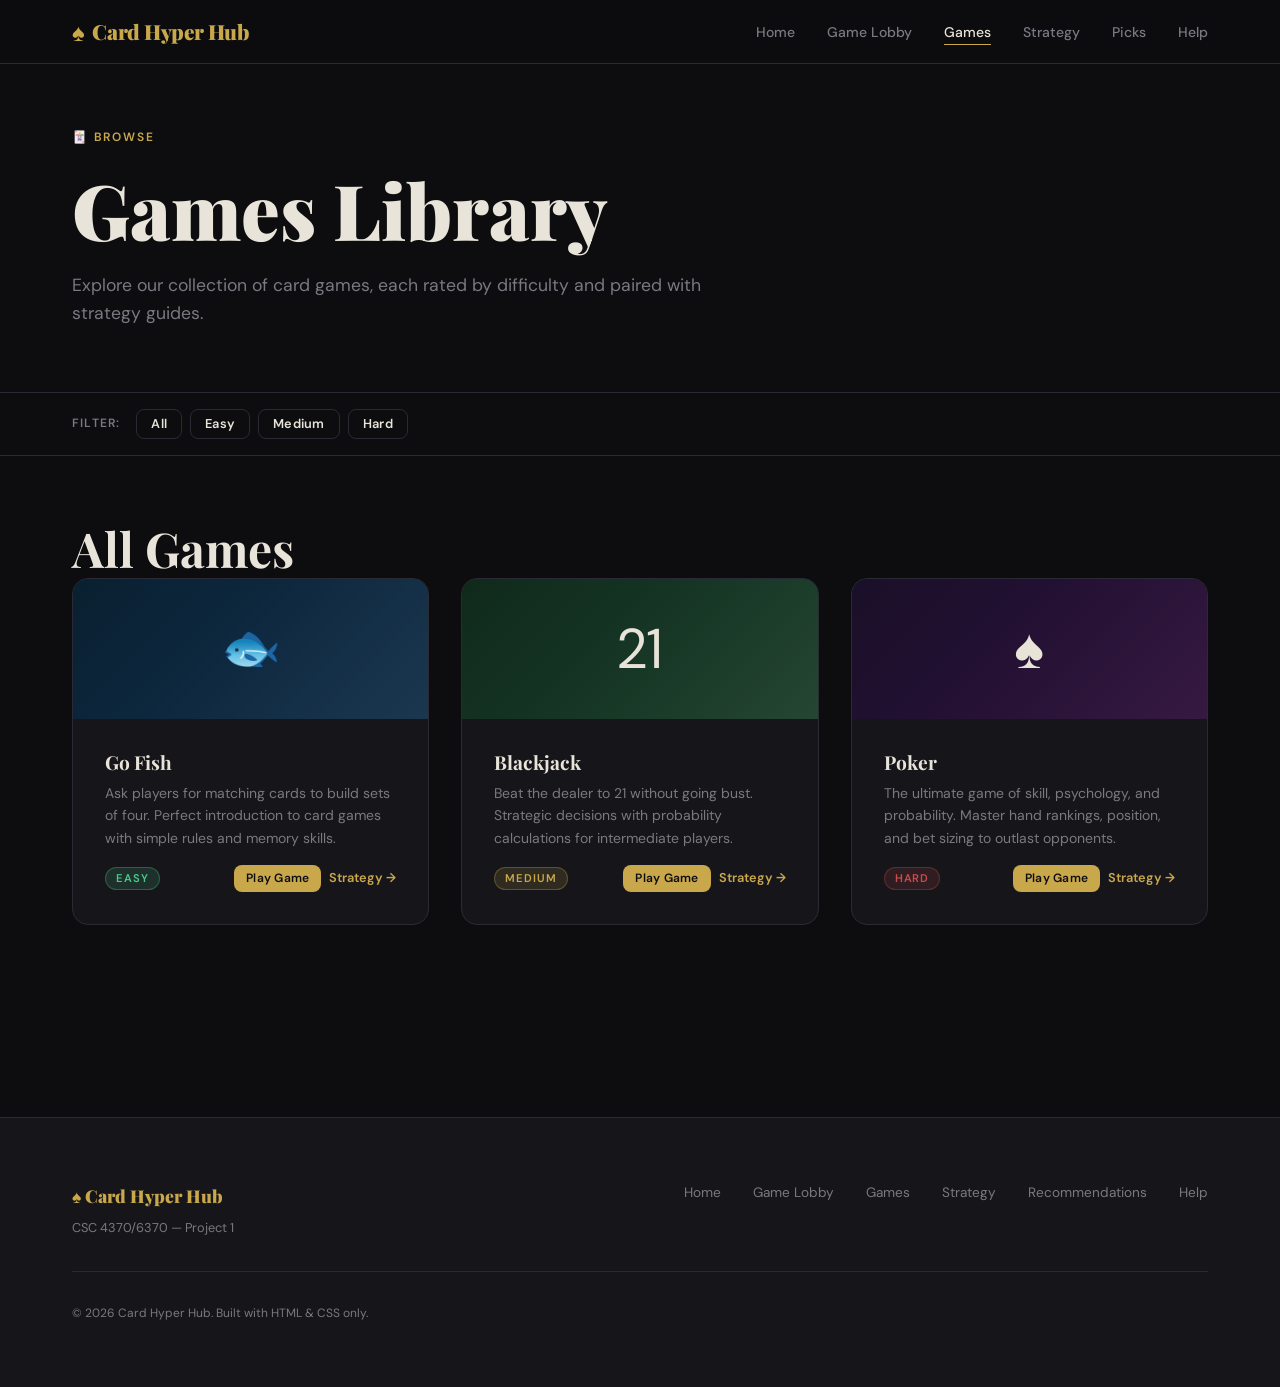
<file: games.html>
<!DOCTYPE html>
<html lang="en">
<head>
  <meta charset="UTF-8" />
  <meta name="viewport" content="width=device-width, initial-scale=1.0" />
  <meta name="description" content="Browse all card games in the Card Hyper Hub library, with descriptions and difficulty levels." />
  <title>Games Library — Card Hyper Hub</title>
  <link rel="stylesheet" href="css/base.css" />
  <link rel="stylesheet" href="css/layout.css" />
  <link rel="stylesheet" href="css/components.css" />
  <link rel="stylesheet" href="css/animations.css" />
</head>
<body>

  <!-- ── Navigation ── -->
  <header role="banner">
    <nav class="navbar" aria-label="Main navigation">
      <div class="navbar__inner">
        <a href="index.html" class="navbar__logo" aria-label="Card Hyper Hub home">
          <span class="suit" aria-hidden="true">♠</span>
          Card Hyper Hub
        </a>
        <ul class="navbar__links" role="list">
          <li><a href="index.html">Home</a></li>
          <li><a href="game-lobby.html">Game Lobby</a></li>
          <li><a href="games.html" class="active" aria-current="page">Games</a></li>
          <li><a href="strategy.html">Strategy</a></li>
          <li><a href="recommendations.html">Picks</a></li>
          <li><a href="about.html">Help</a></li>
        </ul>
      </div>
    </nav>
  </header>

  <main id="main-content">

    <!-- Page Hero -->
    <section class="page-hero" aria-labelledby="games-title">
      <div class="container">
        <p class="page-hero__eyebrow">🃏 Browse</p>
        <h1 id="games-title" class="page-hero__title anim-fade-up">Games Library</h1>
        <p class="page-hero__subtitle anim-fade-up delay-1">
          Explore our collection of card games, each rated by difficulty and paired with strategy guides.
        </p>
      </div>
    </section>

    <!-- Filter Bar -->
    <section aria-label="Filter games" style="border-bottom: 1px solid var(--color-border); padding: var(--space-md) 0;">
      <div class="container" style="display:flex; gap:var(--space-sm); flex-wrap:wrap; align-items:center;">
        <span style="font-size:0.75rem; font-weight:600; letter-spacing:0.1em; text-transform:uppercase; color:var(--color-muted); margin-right:var(--space-sm);">Filter:</span>
        <a href="games.html" class="btn btn--outline active" style="padding:4px 14px; font-size:0.8rem;">All</a>
        <a href="games.html?difficulty=easy" class="btn btn--outline" style="padding:4px 14px; font-size:0.8rem;">Easy</a>
        <a href="games.html?difficulty=medium" class="btn btn--outline" style="padding:4px 14px; font-size:0.8rem;">Medium</a>
        <a href="games.html?difficulty=hard" class="btn btn--outline" style="padding:4px 14px; font-size:0.8rem;">Hard</a>
      </div>
    </section>

    <!-- Games Grid -->
    <section class="section" aria-labelledby="all-games-title">
      <div class="container">
        <h2 id="all-games-title" class="visually-hidden">All Games</h2>
        <div class="card-grid" id="games-grid" role="list">
          <!-- 3-Card Game Focus: Easy, Medium, Hard -->
          <article class="game-card anim-fade-up delay-1" role="listitem">
            <div class="game-card__visual" style="background: linear-gradient(135deg, #0a2030, #103050);">
              <span aria-hidden="true" style="font-size:3rem;">🐟</span>
            </div>
            <div class="game-card__body">
              <h3 class="game-card__title">Go Fish</h3>
              <p class="game-card__desc">Ask players for matching cards to build sets of four. Perfect introduction to card games with simple rules and memory skills.</p>
              <div class="game-card__footer">
                <span class="badge badge--easy">Easy</span>
                <div style="display:flex; gap:var(--space-sm); flex-wrap:wrap;">
                  <a href="play-area.html?game=gofish" class="btn btn--primary" style="padding:4px 12px; font-size:0.75rem;">Play Game</a>
                  <a href="strategy.html?game=gofish" class="game-card__link" aria-label="View Go Fish strategy">Strategy →</a>
                </div>
              </div>
            </div>
          </article>

          <article class="game-card anim-fade-up delay-2" role="listitem">
            <div class="game-card__visual" style="background: linear-gradient(135deg, #102a1a, #1a4030);">
              <span aria-hidden="true" style="font-size:3.5rem;">21</span>
            </div>
            <div class="game-card__body">
              <h3 class="game-card__title">Blackjack</h3>
              <p class="game-card__desc">Beat the dealer to 21 without going bust. Strategic decisions with probability calculations for intermediate players.</p>
              <div class="game-card__footer">
                <span class="badge badge--medium">Medium</span>
                <div style="display:flex; gap:var(--space-sm); flex-wrap:wrap;">
                  <a href="play-area.html?game=blackjack" class="btn btn--primary" style="padding:4px 12px; font-size:0.75rem;">Play Game</a>
                  <a href="strategy.html?game=blackjack" class="game-card__link" aria-label="View Blackjack strategy">Strategy →</a>
                </div>
              </div>
            </div>
          </article>

          <article class="game-card anim-fade-up delay-3" role="listitem">
            <div class="game-card__visual" style="background: linear-gradient(135deg, #1a1028, #2d1040);">
              <span aria-hidden="true" style="font-size:3.5rem;">♠</span>
            </div>
            <div class="game-card__body">
              <h3 class="game-card__title">Poker</h3>
              <p class="game-card__desc">The ultimate game of skill, psychology, and probability. Master hand rankings, position, and bet sizing to outlast opponents.</p>
              <div class="game-card__footer">
                <span class="badge badge--hard">Hard</span>
                <div style="display:flex; gap:var(--space-sm); flex-wrap:wrap;">
                  <a href="play-area.html?game=poker" class="btn btn--primary" style="padding:4px 12px; font-size:0.75rem;">Play Game</a>
                  <a href="strategy.html?game=poker" class="game-card__link" aria-label="View Poker strategy">Strategy →</a>
                </div>
              </div>
            </div>
          </article>
        </div>
      </div>
    </section>

  </main>

  <!-- ── Footer ── -->
  <footer class="site-footer" role="contentinfo">
    <div class="container">
      <div class="site-footer__inner">
        <div class="site-footer__brand">
          ♠ Card Hyper Hub
          <p>CSC 4370/6370 — Project 1</p>
        </div>
        <nav class="site-footer__nav" aria-label="Footer navigation">
          <a href="index.html">Home</a>
          <a href="game-lobby.html">Game Lobby</a>
          <a href="games.html">Games</a>
          <a href="strategy.html">Strategy</a>
          <a href="recommendations.html">Recommendations</a>
          <a href="about.html">Help</a>
        </nav>
      </div>
      <div class="site-footer__bottom">
        &copy; 2026 Card Hyper Hub. Built with HTML & CSS only.
      </div>
    </div>
  </footer>

</body>
</html>
</file>
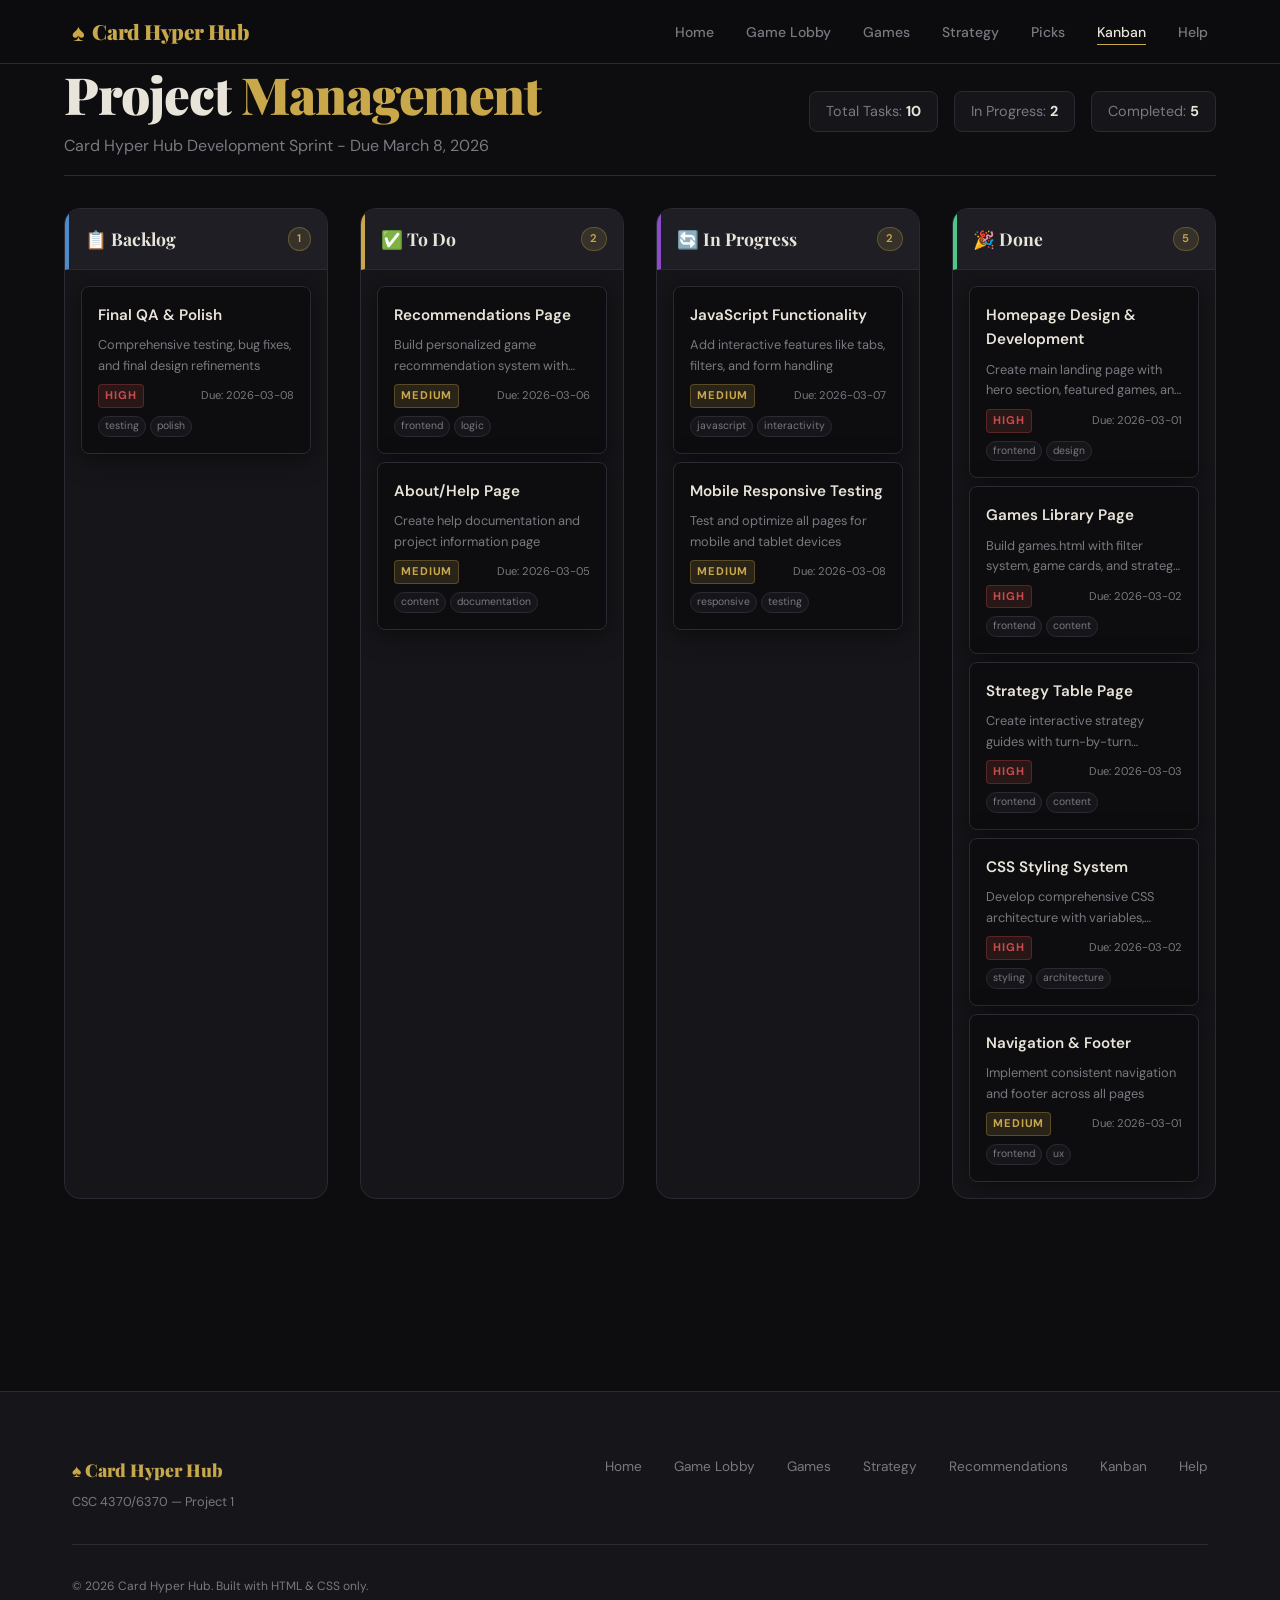
<file: kanban-board.html>
<!DOCTYPE html>
<html lang="en">
<head>
  <meta charset="UTF-8" />
  <meta name="viewport" content="width=device-width, initial-scale=1.0" />
  <meta name="description" content="Kanban Board - Project Management Dashboard" />
  <title>Kanban Board — Card Hyper Hub</title>
  <link rel="stylesheet" href="css/base.css" />
  <link rel="stylesheet" href="css/layout.css" />
  <link rel="stylesheet" href="css/components.css" />
  <link rel="stylesheet" href="css/animations.css" />

  <!-- Custom CSS for Kanban Board -->
  <style>
    /* ── CSS Custom Properties ── */
    :root {
      /* Color Palette - Matching your website */
      --color-bg:        #0d0d0f;
      --color-surface:   #16161a;
      --color-surface-2: #1e1e24;
      --color-border:    #2a2a35;
      --color-accent:    #c9a84c;
      --color-accent-dim:#7a6030;
      --color-red:       #c94c4c;
      --color-green:     #4cc98a;
      --color-blue:      #4c8cc9;
      --color-purple:    #8c4cc9;
      --color-text:      #e8e4d9;
      --color-muted:     #7a7880;

      /* Typography */
      --font-display: 'Playfair Display', Georgia, serif;
      --font-body:    'DM Sans', sans-serif;

      /* Spacing Scale */
      --space-xs:  0.25rem;
      --space-sm:  0.5rem;
      --space-md:  1rem;
      --space-lg:  2rem;
      --space-xl:  4rem;
      --space-2xl: 8rem;

      /* Radii */
      --radius-sm: 4px;
      --radius-md: 8px;
      --radius-lg: 16px;
      --radius-xl: 24px;

      /* Shadows */
      --shadow-card: 0 4px 24px rgba(0,0,0,0.5);
      --shadow-glow: 0 0 32px rgba(201,168,76,0.15);

      /* Transitions */
      --transition-fast: 150ms ease;
      --transition-base: 300ms ease;
      --transition-slow: 600ms ease;
    }

    /* ── Reset ── */
    *, *::before, *::after {
      box-sizing: border-box;
      margin: 0;
      padding: 0;
    }

    html {
      font-size: 16px;
      scroll-behavior: smooth;
    }

    body {
      font-family: var(--font-body);
      background-color: var(--color-bg);
      color: var(--color-text);
      line-height: 1.6;
      min-height: 100vh;
      -webkit-font-smoothing: antialiased;
    }

    /* ── Layout ── */
    .kanban-container {
      max-width: 1400px;
      margin: 0 auto;
      padding: var(--space-xl);
    }

    .kanban-header {
      display: flex;
      justify-content: space-between;
      align-items: center;
      margin-bottom: var(--space-lg);
      padding-bottom: var(--space-md);
      border-bottom: 1px solid var(--color-border);
    }

    .kanban-title {
      font-family: var(--font-display);
      font-size: clamp(2rem, 4vw, 3.5rem);
      font-weight: 900;
      letter-spacing: -0.02em;
    }

    .kanban-stats {
      display: flex;
      gap: var(--space-md);
      font-size: 0.9rem;
      color: var(--color-muted);
    }

    .stat-item {
      background: var(--color-surface);
      padding: var(--space-sm) var(--space-md);
      border-radius: var(--radius-md);
      border: 1px solid var(--color-border);
    }

    .stat-value {
      font-weight: 700;
      color: var(--color-text);
    }

    /* ── Kanban Board ── */
    .kanban-board {
      display: grid;
      grid-template-columns: repeat(4, 1fr);
      gap: var(--space-lg);
      min-height: 600px;
    }

    .kanban-column {
      background: var(--color-surface);
      border: 1px solid var(--color-border);
      border-radius: var(--radius-lg);
      display: flex;
      flex-direction: column;
      min-height: 500px;
      position: relative;
      overflow: hidden;
    }

    .kanban-column-header {
      padding: var(--space-md);
      border-bottom: 1px solid var(--color-border);
      display: flex;
      justify-content: space-between;
      align-items: center;
      background: var(--color-surface-2);
    }

    .column-title {
      font-family: var(--font-display);
      font-size: 1.1rem;
      font-weight: 700;
      display: flex;
      align-items: center;
      gap: var(--space-sm);
    }

    .column-count {
      background: rgba(201,168,76,0.15);
      color: var(--color-accent);
      border: 1px solid rgba(201,168,76,0.3);
      padding: 2px 8px;
      border-radius: 999px;
      font-size: 0.7rem;
      font-weight: 600;
      letter-spacing: 0.08em;
    }

    .kanban-column-content {
      padding: var(--space-md);
      flex: 1;
      overflow-y: auto;
      display: flex;
      flex-direction: column;
      gap: var(--space-sm);
    }

    /* ── Cards ── */
    .kanban-card {
      background: var(--color-bg);
      border: 1px solid var(--color-border);
      border-radius: var(--radius-md);
      padding: var(--space-md);
      cursor: grab;
      transition: all var(--transition-fast);
      box-shadow: var(--shadow-card);
      position: relative;
    }

    .kanban-card:hover {
      border-color: var(--color-accent-dim);
      transform: translateY(-2px);
      box-shadow: 0 8px 24px rgba(0,0,0,0.6);
    }

    .kanban-card:active {
      cursor: grabbing;
      transform: translateY(-1px);
    }

    .card-title {
      font-weight: 600;
      margin-bottom: var(--space-sm);
      font-size: 0.95rem;
    }

    .card-desc {
      font-size: 0.8rem;
      color: var(--color-muted);
      margin-bottom: var(--space-sm);
      display: -webkit-box;
      line-clamp: 2;
      -webkit-line-clamp: 2;
      -webkit-box-orient: vertical;
      overflow: hidden;
    }

    .card-meta {
      display: flex;
      justify-content: space-between;
      align-items: center;
      margin-top: var(--space-sm);
    }

    .card-priority {
      font-size: 0.7rem;
      font-weight: 700;
      letter-spacing: 0.08em;
      text-transform: uppercase;
      padding: 2px 6px;
      border-radius: 4px;
      border: 1px solid transparent;
    }

    .priority-high {
      background: rgba(201,76,76,0.15);
      color: var(--color-red);
      border-color: rgba(201,76,76,0.3);
    }

    .priority-medium {
      background: rgba(201,168,76,0.15);
      color: var(--color-accent);
      border-color: rgba(201,168,76,0.3);
    }

    .priority-low {
      background: rgba(76,201,138,0.15);
      color: var(--color-green);
      border-color: rgba(76,201,138,0.3);
    }

    .card-due {
      font-size: 0.7rem;
      color: var(--color-muted);
    }

    .card-tags {
      display: flex;
      gap: var(--space-xs);
      margin-top: var(--space-sm);
      flex-wrap: wrap;
    }

    .card-tag {
      font-size: 0.65rem;
      padding: 1px 6px;
      border-radius: 999px;
      border: 1px solid var(--color-border);
      color: var(--color-muted);
      background: var(--color-surface);
    }

    /* ── Column Styles ── */
    .column-backlog .kanban-column-header {
      border-left: 4px solid var(--color-blue);
    }

    .column-todo .kanban-column-header {
      border-left: 4px solid var(--color-accent);
    }

    .column-inprogress .kanban-column-header {
      border-left: 4px solid var(--color-purple);
    }

    .column-done .kanban-column-header {
      border-left: 4px solid var(--color-green);
    }

    /* ── Drop Zone ── */
    .kanban-column-content.drag-over {
      background: rgba(201,168,76,0.05);
      border: 2px dashed var(--color-accent-dim);
      border-radius: var(--radius-md);
    }

    /* ── Typography ── */
    h1, h2, h3, h4 {
      font-family: var(--font-display);
      line-height: 1.2;
    }

    h1 { font-size: clamp(2.5rem, 6vw, 5rem); font-weight: 900; }
    h2 { font-size: clamp(1.8rem, 4vw, 3rem); font-weight: 700; }
    h3 { font-size: clamp(1.2rem, 2.5vw, 1.8rem); font-weight: 700; }
    h4 { font-size: 1.1rem; font-weight: 600; }

    p { max-width: 65ch; }

    /* ── Responsive ── */
    @media (max-width: 1024px) {
      .kanban-board {
        grid-template-columns: repeat(2, 1fr);
      }
    }

    @media (max-width: 768px) {
      .kanban-container {
        padding: var(--space-lg);
      }
      
      .kanban-board {
        grid-template-columns: 1fr;
      }
      
      .kanban-header {
        flex-direction: column;
        gap: var(--space-md);
        align-items: flex-start;
      }
    }

    /* ── Animations ── */
    @keyframes fadeInUp {
      from {
        opacity: 0;
        transform: translateY(20px);
      }
      to {
        opacity: 1;
        transform: translateY(0);
      }
    }

    .kanban-card {
      animation: fadeInUp 0.3s ease-out;
    }

    /* ── Utility ── */
    .accent { color: var(--color-accent); }
  </style>
</head>
<body>

  <!-- ── Navigation ── -->
  <header role="banner">
    <nav class="navbar" aria-label="Main navigation">
      <div class="navbar__inner">
        <a href="index.html" class="navbar__logo" aria-label="Card Hyper Hub home">
          <span class="suit" aria-hidden="true">♠</span>
          Card Hyper Hub
        </a>
        <ul class="navbar__links" role="list">
          <li><a href="index.html">Home</a></li>
          <li><a href="game-lobby.html">Game Lobby</a></li>
          <li><a href="games.html">Games</a></li>
          <li><a href="strategy.html">Strategy</a></li>
          <li><a href="recommendations.html">Picks</a></li>
          <li><a href="kanban-board.html" class="active" aria-current="page">Kanban</a></li>
          <li><a href="about.html">Help</a></li>
        </ul>
      </div>
    </nav>
  </header>

  <main id="main-content">
    <div class="kanban-container">
    <!-- Header -->
    <div class="kanban-header">
      <div>
        <h1 class="kanban-title">Project <span class="accent">Management</span></h1>
        <p style="color: var(--color-muted); margin-top: var(--space-sm);">Card Hyper Hub Development Sprint - Due March 8, 2026</p>
      </div>
      <div class="kanban-stats">
        <div class="stat-item">
          Total Tasks: <span class="stat-value" id="total-tasks">0</span>
        </div>
        <div class="stat-item">
          In Progress: <span class="stat-value" id="in-progress-count">0</span>
        </div>
        <div class="stat-item">
          Completed: <span class="stat-value" id="completed-count">0</span>
        </div>
      </div>
    </div>

    <!-- Kanban Board -->
    <div class="kanban-board" id="kanban-board">
      <!-- Backlog Column -->
      <div class="kanban-column column-backlog" data-status="backlog">
        <div class="kanban-column-header">
          <div class="column-title">
            📋 Backlog
          </div>
          <span class="column-count" id="backlog-count">0</span>
        </div>
        <div class="kanban-column-content" data-status="backlog">
          <!-- Cards will be inserted here -->
        </div>
      </div>

      <!-- To Do Column -->
      <div class="kanban-column column-todo" data-status="todo">
        <div class="kanban-column-header">
          <div class="column-title">
            ✅ To Do
          </div>
          <span class="column-count" id="todo-count">0</span>
        </div>
        <div class="kanban-column-content" data-status="todo">
          <!-- Cards will be inserted here -->
        </div>
      </div>

      <!-- In Progress Column -->
      <div class="kanban-column column-inprogress" data-status="inprogress">
        <div class="kanban-column-header">
          <div class="column-title">
            🔄 In Progress
          </div>
          <span class="column-count" id="inprogress-count">0</span>
        </div>
        <div class="kanban-column-content" data-status="inprogress">
          <!-- Cards will be inserted here -->
        </div>
      </div>

      <!-- Done Column -->
      <div class="kanban-column column-done" data-status="done">
        <div class="kanban-column-header">
          <div class="column-title">
            🎉 Done
          </div>
          <span class="column-count" id="done-count">0</span>
        </div>
        <div class="kanban-column-content" data-status="done">
          <!-- Cards will be inserted here -->
        </div>
      </div>
    </div>
  </div> <!-- .kanban-container -->
  </main>

  <!-- ── Footer ── -->
  <footer class="site-footer" role="contentinfo">
    <div class="container">
      <div class="site-footer__inner">
        <div class="site-footer__brand">
          ♠ Card Hyper Hub
          <p>CSC 4370/6370 — Project 1</p>
        </div>
        <nav class="site-footer__nav" aria-label="Footer navigation">
          <a href="index.html">Home</a>
          <a href="game-lobby.html">Game Lobby</a>
          <a href="games.html">Games</a>
          <a href="strategy.html">Strategy</a>
          <a href="recommendations.html">Recommendations</a>
          <a href="kanban-board.html">Kanban</a>
          <a href="about.html">Help</a>
        </nav>
      </div>
      <div class="site-footer__bottom">
        &copy; 2026 Card Hyper Hub. Built with HTML &amp; CSS only.
      </div>
    </div>
  </footer>

  <script>
    // Sample data for the Kanban board - Card Hyper Hub Website Progress
    const initialTasks = [
      {
        id: 1,
        title: "Homepage Design & Development",
        description: "Create main landing page with hero section, featured games, and navigation",
        priority: "high",
        dueDate: "2026-03-01",
        tags: ["frontend", "design"],
        status: "done"
      },
      {
        id: 2,
        title: "Games Library Page",
        description: "Build games.html with filter system, game cards, and strategy links",
        priority: "high",
        dueDate: "2026-03-02",
        tags: ["frontend", "content"],
        status: "done"
      },
      {
        id: 3,
        title: "Strategy Table Page",
        description: "Create interactive strategy guides with turn-by-turn breakdowns",
        priority: "high",
        dueDate: "2026-03-03",
        tags: ["frontend", "content"],
        status: "done"
      },
      {
        id: 4,
        title: "CSS Styling System",
        description: "Develop comprehensive CSS architecture with variables, components, and animations",
        priority: "high",
        dueDate: "2026-03-02",
        tags: ["styling", "architecture"],
        status: "done"
      },
      {
        id: 5,
        title: "Navigation & Footer",
        description: "Implement consistent navigation and footer across all pages",
        priority: "medium",
        dueDate: "2026-03-01",
        tags: ["frontend", "ux"],
        status: "done"
      },
      {
        id: 6,
        title: "Recommendations Page",
        description: "Build personalized game recommendation system with preference form",
        priority: "medium",
        dueDate: "2026-03-06",
        tags: ["frontend", "logic"],
        status: "todo"
      },
      {
        id: 7,
        title: "About/Help Page",
        description: "Create help documentation and project information page",
        priority: "medium",
        dueDate: "2026-03-05",
        tags: ["content", "documentation"],
        status: "todo"
      },
      {
        id: 8,
        title: "JavaScript Functionality",
        description: "Add interactive features like tabs, filters, and form handling",
        priority: "medium",
        dueDate: "2026-03-07",
        tags: ["javascript", "interactivity"],
        status: "inprogress"
      },
      {
        id: 9,
        title: "Mobile Responsive Testing",
        description: "Test and optimize all pages for mobile and tablet devices",
        priority: "medium",
        dueDate: "2026-03-08",
        tags: ["responsive", "testing"],
        status: "inprogress"
      },
      {
        id: 10,
        title: "Final QA & Polish",
        description: "Comprehensive testing, bug fixes, and final design refinements",
        priority: "high",
        dueDate: "2026-03-08",
        tags: ["testing", "polish"],
        status: "backlog"
      }
    ];

    // State management
    let tasks = [...initialTasks];

    // DOM elements
    const board = document.getElementById('kanban-board');
    const columnContents = {
      backlog: document.querySelector('.kanban-column-content[data-status="backlog"]'),
      todo: document.querySelector('.kanban-column-content[data-status="todo"]'),
      inprogress: document.querySelector('.kanban-column-content[data-status="inprogress"]'),
      done: document.querySelector('.kanban-column-content[data-status="done"]')
    };

    const counters = {
      total: document.getElementById('total-tasks'),
      inProgress: document.getElementById('in-progress-count'),
      completed: document.getElementById('completed-count'),
      backlog: document.getElementById('backlog-count'),
      todo: document.getElementById('todo-count'),
      inprogress: document.getElementById('inprogress-count'),
      done: document.getElementById('done-count')
    };

    // Initialize the board
    function init() {
      renderBoard();
      setupDragAndDrop();
      updateCounters();
    }

    // Render all tasks on the board
    function renderBoard() {
      // Clear all columns
      Object.values(columnContents).forEach(column => {
        column.innerHTML = '';
      });

      // Render each task in its respective column
      tasks.forEach(task => {
        const card = createCardElement(task);
        columnContents[task.status].appendChild(card);
      });
    }

    // Create a card DOM element
    function createCardElement(task) {
      const card = document.createElement('div');
      card.className = 'kanban-card';
      card.draggable = true;
      card.dataset.id = task.id;

      // Priority class
      let priorityClass = '';
      if (task.priority === 'high') priorityClass = 'priority-high';
      else if (task.priority === 'medium') priorityClass = 'priority-medium';
      else priorityClass = 'priority-low';

      card.innerHTML = `
        <div class="card-title">${task.title}</div>
        <div class="card-desc">${task.description}</div>
        <div class="card-meta">
          <span class="card-priority ${priorityClass}">${task.priority}</span>
          <span class="card-due">Due: ${task.dueDate}</span>
        </div>
        <div class="card-tags">
          ${task.tags.map(tag => `<span class="card-tag">${tag}</span>`).join('')}
        </div>
      `;

      // Add drag event listeners
      card.addEventListener('dragstart', handleDragStart);
      card.addEventListener('dragend', handleDragEnd);

      return card;
    }

    // Drag and Drop functionality
    function setupDragAndDrop() {
      // Add event listeners to column contents
      Object.values(columnContents).forEach(column => {
        column.addEventListener('dragover', handleDragOver);
        column.addEventListener('dragleave', handleDragLeave);
        column.addEventListener('drop', handleDrop);
      });
    }

    let draggedCard = null;

    function handleDragStart(e) {
      draggedCard = this;
      e.dataTransfer.effectAllowed = 'move';
      e.dataTransfer.setData('text/plain', this.dataset.id);
      this.style.opacity = '0.5';
    }

    function handleDragEnd(e) {
      this.style.opacity = '1';
      draggedCard = null;
      
      // Remove drag over class from all columns
      Object.values(columnContents).forEach(column => {
        column.classList.remove('drag-over');
      });
    }

    function handleDragOver(e) {
      e.preventDefault();
      e.dataTransfer.dropEffect = 'move';
      this.classList.add('drag-over');
    }

    function handleDragLeave(e) {
      this.classList.remove('drag-over');
    }

    function handleDrop(e) {
      e.preventDefault();
      this.classList.remove('drag-over');

      if (!draggedCard) return;

      const taskId = parseInt(draggedCard.dataset.id);
      const newStatus = this.dataset.status;

      // Update task status
      const taskIndex = tasks.findIndex(task => task.id === taskId);
      if (taskIndex > -1) {
        tasks[taskIndex].status = newStatus;
        renderBoard();
        updateCounters();
      }
    }

    // Update counters
    function updateCounters() {
      const counts = {
        backlog: tasks.filter(t => t.status === 'backlog').length,
        todo: tasks.filter(t => t.status === 'todo').length,
        inprogress: tasks.filter(t => t.status === 'inprogress').length,
        done: tasks.filter(t => t.status === 'done').length
      };

      counters.total.textContent = tasks.length;
      counters.inProgress.textContent = counts.inprogress;
      counters.completed.textContent = counts.done;
      
      counters.backlog.textContent = counts.backlog;
      counters.todo.textContent = counts.todo;
      counters.inprogress.textContent = counts.inprogress;
      counters.done.textContent = counts.done;
    }

    // Initialize the application
    init();
  </script>
</body>
</html>
</file>
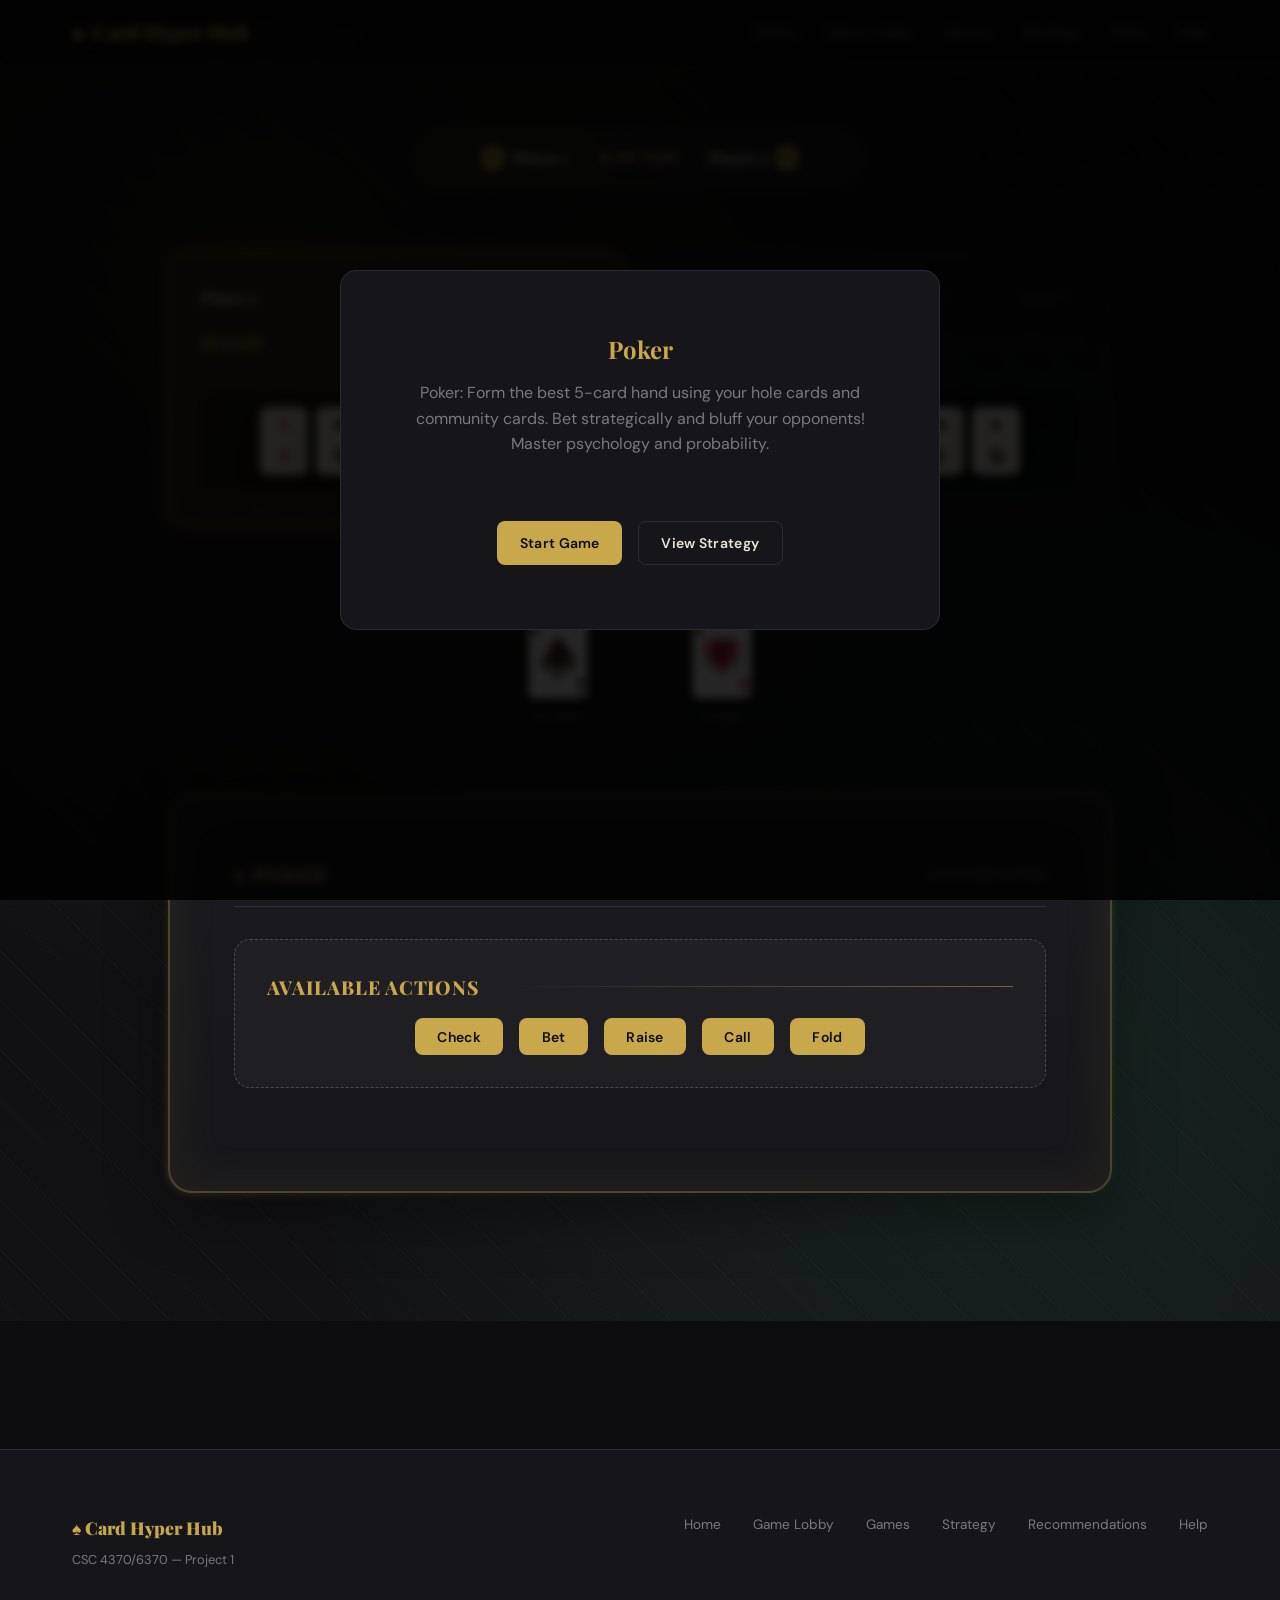
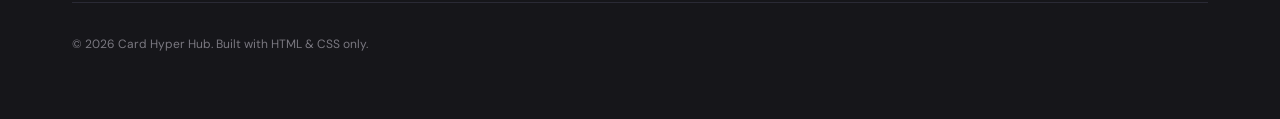
<file: play-area.html>
<!DOCTYPE html>
<html lang="en">
<head>
  <meta charset="UTF-8" />
  <meta name="viewport" content="width=device-width, initial-scale=1.0" />
  <meta name="description" content="Card Game Play Area — Interactive zones, deck stacks, and turn indicators." />
  <title>Play Area | Card Hyper Hub</title>
  <link rel="stylesheet" href="css/base.css" />
  <link rel="stylesheet" href="css/layout.css" />
  <link rel="stylesheet" href="css/components.css" />
  <link rel="stylesheet" href="css/animations.css" />
  <style>
    /* Game-specific styling overrides */
    .game-poker .central-zone { border-color: rgba(201,168,76,0.3); }
    .game-blackjack .central-zone { border-color: rgba(76,201,138,0.3); }
    .game-gofish .central-zone { border-color: rgba(122,96,48,0.3); }
    .game-solitaire .central-zone { border-color: rgba(150,150,150,0.3); }
    .game-rummy .central-zone { border-color: rgba(100,180,255,0.3); }
    .game-bridge .central-zone { border-color: rgba(255,100,100,0.3); }

    .game-poker .turn-status { color: var(--color-accent); }
    .game-blackjack .turn-status { color: var(--color-green); }
    .game-gofish .turn-status { color: var(--color-accent-dim); }
    .game-solitaire .turn-status { color: var(--color-muted); }
    .game-rummy .turn-status { color: var(--color-blue); }
    .game-bridge .turn-status { color: var(--color-red); }

    /* Game-specific zone content */
    .zone-content { display: none; }
    .zone-content.active { display: block; }

    /* Game instructions overlay */
    .game-instructions {
      position: fixed;
      top: 0;
      left: 0;
      right: 0;
      bottom: 0;
      background: rgba(0,0,0,0.85);
      backdrop-filter: blur(4px);
      z-index: 1000;
      display: flex;
      align-items: center;
      justify-content: center;
      opacity: 0;
      pointer-events: none;
      transition: opacity 0.3s ease;
    }
    .game-instructions.active {
      opacity: 1;
      pointer-events: all;
    }
    .instructions-content {
      background: var(--color-surface);
      border: 1px solid var(--color-border);
      border-radius: 16px;
      padding: var(--space-xl);
      max-width: 600px;
      text-align: center;
      transform: translateY(20px);
      transition: transform 0.3s ease;
    }
    .game-instructions.active .instructions-content {
      transform: translateY(0);
    }
    .instructions-title {
      font-family: var(--font-display);
      font-size: 1.5rem;
      margin-bottom: var(--space-md);
      color: var(--color-accent);
    }
    .instructions-text {
      color: var(--color-muted);
      margin-bottom: var(--space-xl);
      line-height: 1.6;
    }
    .instructions-actions {
      display: flex;
      gap: var(--space-md);
      justify-content: center;
      flex-wrap: wrap;
    }
  </style>
  <style>
    /* ── Play Area Specific Styles ── */
    
    /* Main Play Area Layout */
    .play-area-container {
      min-height: 100vh;
      background: linear-gradient(180deg, #0d0d0f 0%, #121215 100%);
      position: relative;
      overflow: hidden;
    }

    /* Decorative background elements */
    .play-area-container::before {
      content: '';
      position: absolute;
      top: 0;
      left: 0;
      right: 0;
      bottom: 0;
      background-image: 
        radial-gradient(circle at 20% 20%, rgba(201,168,76,0.1) 0%, transparent 50%),
        radial-gradient(circle at 80% 80%, rgba(76,201,138,0.1) 0%, transparent 50%),
        linear-gradient(45deg, transparent 49%, rgba(255,255,255,0.03) 50%, transparent 51%);
      background-size: 100% 100%, 100% 100%, 50px 50px;
      pointer-events: none;
      z-index: 0;
    }

    /* Game Board Area */
    .game-board {
      position: relative;
      max-width: 1200px;
      margin: 0 auto;
      padding: var(--space-2xl);
      z-index: 2;
    }

    /* Central Play Zone */
    .central-zone {
      background: linear-gradient(180deg, #1a1a1f 0%, #16161a 100%);
      border: 2px solid rgba(201,168,76,0.3);
      border-radius: 24px;
      padding: var(--space-xl);
      box-shadow: 
        0 20px 60px rgba(0,0,0,0.4),
        inset 0 0 50px rgba(201,168,76,0.1);
      position: relative;
      min-height: 400px;
    }

    .central-zone::before {
      content: '';
      position: absolute;
      top: -2px;
      left: -2px;
      right: -2px;
      bottom: -2px;
      background: linear-gradient(45deg, var(--color-accent), transparent, var(--color-green));
      border-radius: 24px;
      z-index: -1;
      opacity: 0.3;
      filter: blur(4px);
    }

    /* Zone Headers */
    .zone-header {
      display: flex;
      align-items: center;
      justify-content: space-between;
      margin-bottom: var(--space-lg);
      padding-bottom: var(--space-md);
      border-bottom: 1px solid rgba(255,255,255,0.1);
    }

    .zone-title {
      font-family: var(--font-display);
      font-size: 1.2rem;
      font-weight: 800;
      color: var(--color-accent);
      letter-spacing: 0.05em;
      text-transform: uppercase;
      display: flex;
      align-items: center;
      gap: var(--space-sm);
    }

    .zone-title::after {
      content: '';
      flex: 1;
      height: 1px;
      background: linear-gradient(90deg, transparent, rgba(201,168,76,0.5));
      margin-left: var(--space-md);
    }

    /* Player Zones */
    .player-zones {
      display: grid;
      grid-template-columns: 1fr 1fr;
      gap: var(--space-lg);
      margin-bottom: var(--space-xl);
    }

    .player-zone {
      background: rgba(255,255,255,0.02);
      border: 1px solid rgba(255,255,255,0.1);
      border-radius: 16px;
      padding: var(--space-lg);
      position: relative;
      transition: all var(--transition-base);
    }

    .player-zone:hover {
      background: rgba(255,255,255,0.05);
      border-color: rgba(201,168,76,0.5);
      transform: translateY(-2px);
    }

    .player-zone.active {
      background: rgba(201,168,76,0.1);
      border-color: var(--color-accent);
      box-shadow: 0 0 20px rgba(201,168,76,0.2);
    }

    .player-header {
      display: flex;
      align-items: center;
      justify-content: space-between;
      margin-bottom: var(--space-md);
    }

    .player-name {
      font-family: var(--font-display);
      font-size: 1rem;
      font-weight: 700;
      color: var(--color-text);
    }

    .player-score {
      font-size: 0.8rem;
      color: var(--color-muted);
      background: rgba(0,0,0,0.3);
      padding: 2px 8px;
      border-radius: 999px;
      border: 1px solid rgba(255,255,255,0.1);
    }

    /* Deck Stacks */
    .deck-stacks {
      display: flex;
      justify-content: center;
      gap: var(--space-xl);
      margin-bottom: var(--space-xl);
    }

    .deck-stack {
      position: relative;
      display: flex;
      flex-direction: column;
      align-items: center;
      gap: var(--space-sm);
    }

    .deck-stack-label {
      font-size: 0.7rem;
      font-weight: 700;
      letter-spacing: 0.1em;
      text-transform: uppercase;
      color: var(--color-muted);
      text-align: center;
    }

    /* Card Stack Visualization */
    .card-stack {
      position: relative;
      width: 60px;
      height: 84px;
      perspective: 1000px;
    }

    .card-stack::before {
      content: '';
      position: absolute;
      top: 0;
      left: 0;
      width: 100%;
      height: 100%;
      background: linear-gradient(180deg, rgba(201,168,76,0.1), transparent);
      border-radius: 8px;
      z-index: -1;
    }

    .card-stack .card {
      position: absolute;
      width: 60px;
      height: 84px;
      border-radius: 8px;
      background: var(--color-text);
      box-shadow: var(--shadow-card);
      display: flex;
      align-items: center;
      justify-content: center;
      font-size: 1.5rem;
      font-weight: 900;
      transform-style: preserve-3d;
      transition: transform 0.3s cubic-bezier(0.4, 0, 0.2, 1);
    }

    .card-stack .card.red { color: var(--color-red); }
    .card-stack .card.black { color: #111; }

    /* Stack depth effect */
    .card-stack .card:nth-child(1) { transform: translateZ(-2px) rotate(0deg); opacity: 0.3; }
    .card-stack .card:nth-child(2) { transform: translateZ(-4px) rotate(1deg); opacity: 0.4; }
    .card-stack .card:nth-child(3) { transform: translateZ(-6px) rotate(-1deg); opacity: 0.5; }
    .card-stack .card:nth-child(4) { transform: translateZ(-8px) rotate(0.5deg); opacity: 0.6; }
    .card-stack .card:nth-child(5) { transform: translateZ(-10px) rotate(-0.5deg); opacity: 0.7; }

    .card-stack:hover .card {
      transform: translateZ(0) rotate(0deg);
      opacity: 1;
    }

    /* Draw Pile Animation */
    .draw-pile:hover .card {
      animation: drawPileFloat 2s ease-in-out infinite;
    }

    @keyframes drawPileFloat {
      0%, 100% { transform: translateZ(-10px) rotate(-0.5deg) translateY(0px); }
      50% { transform: translateZ(-10px) rotate(-0.5deg) translateY(-4px); }
    }

    /* Discard Pile Animation */
    .discard-pile:hover .card {
      animation: discardPileShuffle 1.5s ease-in-out infinite;
    }

    @keyframes discardPileShuffle {
      0%, 100% { transform: translateZ(-10px) rotate(-0.5deg) rotateY(0deg); }
      50% { transform: translateZ(-10px) rotate(-0.5deg) rotateY(5deg); }
    }

    /* Turn Indicator */
    .turn-indicator-container {
      display: flex;
      justify-content: center;
      margin-bottom: var(--space-xl);
    }

    .turn-display {
      background: rgba(255,255,255,0.05);
      border: 1px solid rgba(255,255,255,0.2);
      border-radius: 999px;
      padding: var(--space-md) var(--space-xl);
      display: flex;
      align-items: center;
      gap: var(--space-lg);
      backdrop-filter: blur(10px);
    }

    .turn-player {
      display: flex;
      align-items: center;
      gap: var(--space-sm);
    }

    .turn-player .player-avatar {
      width: 24px;
      height: 24px;
      border-radius: 50%;
      background: var(--color-accent);
      display: flex;
      align-items: center;
      justify-content: center;
      font-size: 0.8rem;
      font-weight: 900;
      color: #0d0d0f;
    }

    .turn-status {
      font-size: 0.8rem;
      color: var(--color-accent);
      font-weight: 700;
      letter-spacing: 0.05em;
      text-transform: uppercase;
      display: flex;
      align-items: center;
      gap: var(--space-sm);
    }

    .turn-status::before {
      content: '';
      width: 8px;
      height: 8px;
      border-radius: 50%;
      background: var(--color-accent);
      animation: pulse 1.5s ease-in-out infinite;
    }

    /* Action Zone */
    .action-zone {
      background: rgba(255,255,255,0.03);
      border: 1px dashed rgba(255,255,255,0.2);
      border-radius: 16px;
      padding: var(--space-lg);
      text-align: center;
      transition: all var(--transition-base);
    }

    .action-zone:hover {
      border-style: solid;
      border-color: var(--color-accent);
      background: rgba(201,168,76,0.05);
    }

    .action-zone .zone-title {
      margin-bottom: var(--space-md);
    }

    .action-buttons {
      display: flex;
      gap: var(--space-md);
      justify-content: center;
      flex-wrap: wrap;
    }

    /* Card Hand */
    .player-hand {
      display: flex;
      gap: var(--space-sm);
      justify-content: center;
      margin-top: var(--space-lg);
      padding: var(--space-md);
      background: rgba(0,0,0,0.3);
      border-radius: 12px;
      border: 1px solid rgba(255,255,255,0.1);
    }

    .hand-card {
      width: 48px;
      height: 68px;
      border-radius: 8px;
      background: var(--color-text);
      display: flex;
      flex-direction: column;
      align-items: center;
      justify-content: center;
      font-size: 1.2rem;
      font-weight: 900;
      box-shadow: var(--shadow-card);
      transition: transform 0.2s ease, box-shadow 0.2s ease;
      cursor: pointer;
      position: relative;
    }

    .hand-card:hover {
      transform: translateY(-12px) scale(1.1);
      z-index: 10;
      box-shadow: 0 10px 25px rgba(0,0,0,0.4);
    }

    .hand-card.red { color: var(--color-red); }
    .hand-card.black { color: #111; }

    /* Card State Indicators */
    .card-state {
      position: absolute;
      top: -8px;
      right: -8px;
      width: 16px;
      height: 16px;
      border-radius: 50%;
      background: rgba(0,0,0,0.5);
      border: 2px solid var(--color-text);
      display: flex;
      align-items: center;
      justify-content: center;
      font-size: 0.6rem;
      font-weight: 900;
      opacity: 0;
      transition: opacity 0.2s ease;
    }

    .hand-card:hover .card-state {
      opacity: 1;
    }

    .card-state--selected {
      background: var(--color-accent);
      border-color: var(--color-accent);
      color: #0d0d0f;
    }

    .card-state--disabled {
      background: var(--color-red);
      border-color: var(--color-red);
      color: white;
    }

    /* Responsive Design */
    @media (max-width: 768px) {
      .game-board {
        padding: var(--space-lg);
      }

      .player-zones {
        grid-template-columns: 1fr;
      }

      .deck-stacks {
        flex-direction: column;
        align-items: center;
      }

      .action-buttons {
        flex-direction: column;
        align-items: center;
      }

      .player-hand {
        gap: 4px;
        overflow-x: auto;
        padding: var(--space-sm);
      }

      .hand-card {
        flex: 0 0 auto;
        width: 40px;
        height: 56px;
        font-size: 1rem;
      }
    }
  </style>
</head>
<body>

  <!-- ── Navigation ── -->
  <header role="banner">
    <nav class="navbar" aria-label="Main navigation">
      <div class="navbar__inner">
        <a href="index.html" class="navbar__logo" aria-label="Card Hyper Hub home">
          <span class="suit" aria-hidden="true">♠</span>
          Card Hyper Hub
        </a>
        <ul class="navbar__links" role="list">
          <li><a href="index.html">Home</a></li>
          <li><a href="game-lobby.html">Game Lobby</a></li>
          <li><a href="games.html">Games</a></li>
          <li><a href="strategy.html">Strategy</a></li>
          <li><a href="recommendations.html">Picks</a></li>
          <li><a href="about.html">Help</a></li>
        </ul>
      </div>
    </nav>
  </header>

  <!-- ── Main Content ── -->
  <main id="main-content" class="play-area-container">
    
    <div class="game-board">
      
      <!-- Turn Indicator -->
      <div class="turn-indicator-container">
        <div class="turn-display">
          <div class="turn-player">
            <div class="player-avatar">P1</div>
            <span class="player-name">Player 1</span>
          </div>
          <div class="turn-status">
            <span>My Turn</span>
          </div>
          <div class="turn-player">
            <span class="player-name">Player 2</span>
            <div class="player-avatar">P2</div>
          </div>
        </div>
      </div>

      <!-- Player Zones -->
      <div class="player-zones">
        <div class="player-zone active">
          <div class="player-header">
            <div class="player-name">Player 1</div>
            <div class="player-score">Score: 15</div>
          </div>
          <div class="zone-title">
            <span>Hand</span>
          </div>
          <div class="player-hand">
            <div class="hand-card red" onclick="toggleCard(this)">
              <span class="card-state">✓</span>
              <img src="images/playing cards/7_of_hearts.png" alt="7 of Hearts" style="width: 100%; height: 100%; object-fit: contain;">
            </div>
            <div class="hand-card black" onclick="toggleCard(this)">
              <span class="card-state">✓</span>
              <img src="images/playing cards/king_of_spades.png" alt="King of Spades" style="width: 100%; height: 100%; object-fit: contain;">
            </div>
            <div class="hand-card red" onclick="toggleCard(this)">
              <span class="card-state">✓</span>
              <img src="images/playing cards/3_of_diamonds.png" alt="3 of Diamonds" style="width: 100%; height: 100%; object-fit: contain;">
            </div>
            <div class="hand-card black" onclick="toggleCard(this)">
              <span class="card-state">✓</span>
              <img src="images/playing cards/10_of_clubs.png" alt="10 of Clubs" style="width: 100%; height: 100%; object-fit: contain;">
            </div>
            <div class="hand-card red" onclick="toggleCard(this)">
              <span class="card-state">✓</span>
              <img src="images/playing cards/ace_of_hearts.png" alt="Ace of Hearts" style="width: 100%; height: 100%; object-fit: contain;">
            </div>
          </div>
        </div>

        <div class="player-zone">
          <div class="player-header">
            <div class="player-name">Player 2</div>
            <div class="player-score">Score: 8</div>
          </div>
          <div class="zone-title">
            <span>Hand</span>
          </div>
          <div class="player-hand">
            <div class="hand-card black" onclick="toggleCard(this)">
              <span class="card-state">✓</span>
              <img src="images/playing cards/5_of_spades.png" alt="5 of Spades" style="width: 100%; height: 100%; object-fit: contain;">
            </div>
            <div class="hand-card red" onclick="toggleCard(this)">
              <span class="card-state">✓</span>
              <img src="images/playing cards/queen_of_diamonds.png" alt="Queen of Diamonds" style="width: 100%; height: 100%; object-fit: contain;">
            </div>
            <div class="hand-card black" onclick="toggleCard(this)">
              <span class="card-state">✓</span>
              <img src="images/playing cards/2_of_clubs.png" alt="2 of Clubs" style="width: 100%; height: 100%; object-fit: contain;">
            </div>
            <div class="hand-card red" onclick="toggleCard(this)">
              <span class="card-state">✓</span>
              <img src="images/playing cards/9_of_hearts.png" alt="9 of Hearts" style="width: 100%; height: 100%; object-fit: contain;">
            </div>
          </div>
        </div>
      </div>

      <!-- Deck Stacks -->
      <div class="deck-stacks">
        <div class="deck-stack">
          <div class="deck-stack-label">Draw Pile</div>
          <div class="card-stack draw-pile">
            <img class="card black" src="images/playing cards/king_of_spades.png" alt="King of Spades" style="width: 100%; height: 100%; object-fit: contain;">
            <img class="card red" src="images/playing cards/king_of_hearts.png" alt="King of Hearts" style="width: 100%; height: 100%; object-fit: contain;">
            <img class="card black" src="images/playing cards/king_of_clubs.png" alt="King of Clubs" style="width: 100%; height: 100%; object-fit: contain;">
            <img class="card red" src="images/playing cards/queen_of_diamonds.png" alt="Queen of Diamonds" style="width: 100%; height: 100%; object-fit: contain;">
            <img class="card black" src="images/playing cards/jack_of_spades.png" alt="Jack of Spades" style="width: 100%; height: 100%; object-fit: contain;">
          </div>
          <div style="font-size: 0.7rem; color: var(--color-muted);">24 cards</div>
        </div>

        <div class="deck-stack">
          <div class="deck-stack-label">Discard Pile</div>
          <div class="card-stack discard-pile">
            <img class="card red" src="images/playing cards/king_of_hearts.png" alt="King of Hearts" style="width: 100%; height: 100%; object-fit: contain;">
            <img class="card black" src="images/playing cards/king_of_spades.png" alt="King of Spades" style="width: 100%; height: 100%; object-fit: contain;">
            <img class="card red" src="images/playing cards/queen_of_diamonds.png" alt="Queen of Diamonds" style="width: 100%; height: 100%; object-fit: contain;">
            <img class="card black" src="images/playing cards/king_of_clubs.png" alt="King of Clubs" style="width: 100%; height: 100%; object-fit: contain;">
            <img class="card red" src="images/playing cards/jack_of_hearts.png" alt="Jack of Hearts" style="width: 100%; height: 100%; object-fit: contain;">
          </div>
          <div style="font-size: 0.7rem; color: var(--color-muted);">8 cards</div>
        </div>
      </div>

      <!-- Central Play Zone -->
      <div class="central-zone">
        <div class="zone-header">
          <div class="zone-title">
            <span>♠</span>
            <span>Central Play Area</span>
          </div>
          <div style="font-size: 0.8rem; color: var(--color-muted);">
            Active Game: Poker
          </div>
        </div>

        <!-- Action Zone -->
        <div class="action-zone">
          <div class="zone-title">Available Actions</div>
          <div class="action-buttons">
            <button class="btn btn--primary" onclick="performAction('draw')">Draw Card</button>
            <button class="btn btn--outline" onclick="performAction('play')">Play Card</button>
            <button class="btn btn--outline" onclick="performAction('discard')">Discard</button>
            <button class="btn btn--ghost" onclick="performAction('pass')">Pass Turn</button>
          </div>
        </div>

      </div>

    </div>
  </main>

  <!-- ── Footer ── -->
  <footer class="site-footer" role="contentinfo">
    <div class="container">
      <div class="site-footer__inner">
        <div class="site-footer__brand">
          ♠ Card Hyper Hub
          <p>CSC 4370/6370 — Project 1</p>
        </div>
        <nav class="site-footer__nav" aria-label="Footer navigation">
          <a href="index.html">Home</a>
          <a href="game-lobby.html">Game Lobby</a>
          <a href="games.html">Games</a>
          <a href="strategy.html">Strategy</a>
          <a href="recommendations.html">Recommendations</a>
          <a href="about.html">Help</a>
        </nav>
      </div>
      <div class="site-footer__bottom">
        &copy; 2026 Card Hyper Hub. Built with HTML & CSS only.
      </div>
    </div>
  </footer>

  <script>
    // Game state management
    const gameState = {
      currentGame: 'poker',
      player1: { name: 'Player 1', score: 15, hand: [], bet: 0 },
      player2: { name: 'Player 2', score: 8, hand: [], bet: 0 },
      dealer: { hand: [], visibleCard: null },
      communityCards: [],
      pot: 50,
      turn: 1,
      totalRounds: 10,
      deck: [],
      discardPile: []
    };

    // Game configurations - 3 Card Game Focus
    const gameConfigs = {
      gofish: {
        name: 'Go Fish',
        color: 'var(--color-accent-dim)',
        actions: ['Ask for Card', 'Draw', 'Make Set'],
        zones: ['Player Hands', 'Draw Pile', 'Completed Sets'],
        instructions: 'Go Fish: Ask opponents for matching cards to make sets of 4. If they don\'t have it, go fish from the deck! Perfect for beginners learning card matching.'
      },
      blackjack: {
        name: 'Blackjack',
        color: 'var(--color-green)',
        actions: ['Hit', 'Stand', 'Double Down', 'Split'],
        zones: ['Dealer Zone', 'Player Hand', 'Bet Area'],
        instructions: 'Blackjack: Get as close to 21 as possible without going over. Beat the dealer\'s hand to win! Use strategy to maximize your odds.'
      },
      poker: {
        name: 'Poker',
        color: 'var(--color-accent)',
        actions: ['Check', 'Bet', 'Raise', 'Call', 'Fold'],
        zones: ['Community Cards', 'Pot', 'Game Status'],
        instructions: 'Poker: Form the best 5-card hand using your hole cards and community cards. Bet strategically and bluff your opponents! Master psychology and probability.'
      }
    };

    // Initialize game on load
    document.addEventListener('DOMContentLoaded', function() {
      const urlParams = new URLSearchParams(window.location.search);
      const game = urlParams.get('game') || 'poker';
      loadGame(game);
      
      // Add game selection buttons to navigation
      addGameSelectionButtons();
    });

    function loadGame(game) {
      gameState.currentGame = game;
      const config = gameConfigs[game];
      
      // Update UI with game-specific styling
      document.body.className = `game-${game}`;
      document.querySelector('.central-zone').style.borderColor = getGameBorderColor(game);
      document.querySelector('.turn-status').style.color = config.color;
      document.querySelector('.central-zone .zone-title span:last-child').textContent = config.name;
      
      // Update action buttons
      updateActionButtons(config.actions);
      
      // Update zone labels
      updateZoneLabels(config.zones);
      
      // Show instructions
      showInstructions(config);
      
      // Initialize game-specific setup
      initializeGameSetup(game);
    }

    function getGameBorderColor(game) {
      const colors = {
        poker: 'rgba(201,168,76,0.3)',
        blackjack: 'rgba(76,201,138,0.3)',
        gofish: 'rgba(122,96,48,0.3)',
        solitaire: 'rgba(150,150,150,0.3)',
        rummy: 'rgba(100,180,255,0.3)',
        bridge: 'rgba(255,100,100,0.3)'
      };
      return colors[game] || colors.poker;
    }

    function updateActionButtons(actions) {
      const container = document.querySelector('.action-buttons');
      container.innerHTML = '';
      
      actions.forEach(action => {
        const btn = document.createElement('button');
        btn.className = 'btn btn--primary';
        btn.textContent = action;
        btn.onclick = () => performAction(action.toLowerCase().replace(' ', ''));
        container.appendChild(btn);
      });
    }

    function updateZoneLabels(zones) {
      const zoneLabels = document.querySelectorAll('.zone .zone__label');
      zones.forEach((zoneName, index) => {
        if (zoneLabels[index]) {
          zoneLabels[index].textContent = zoneName;
        }
      });
    }

    function showInstructions(config) {
      const overlay = document.createElement('div');
      overlay.className = 'game-instructions active';
      overlay.innerHTML = `
        <div class="instructions-content">
          <h2 class="instructions-title">${config.name}</h2>
          <p class="instructions-text">${config.instructions}</p>
          <div class="instructions-actions">
            <button class="btn btn--primary" onclick="this.closest('.game-instructions').remove()">Start Game</button>
            <a href="strategy.html?game=${gameState.currentGame}" class="btn btn--outline">View Strategy</a>
          </div>
        </div>
      `;
      document.body.appendChild(overlay);
    }

    function addGameSelectionButtons() {
      const navLinks = document.querySelector('.navbar__links');
      const gamesLink = navLinks.querySelector('a[href="games.html"]');
      
      if (gamesLink) {
        const dropdown = document.createElement('div');
        dropdown.style.position = 'relative';
        dropdown.innerHTML = `
          <button class="btn btn--outline" style="padding:4px 14px; font-size:0.8rem; margin-left: var(--space-sm);">
            Select Game ▼
          </button>
          <div style="position:absolute; top:100%; left:0; background:var(--color-surface); border:1px solid var(--color-border); border-radius:8px; padding:var(--space-md); display:none; z-index:1000;" id="game-dropdown">
            ${Object.keys(gameConfigs).map(game => `
              <a href="play-area.html?game=${game}" style="display:block; padding:var(--space-sm); color:var(--color-text); text-decoration:none; border-radius:4px;">
                ${gameConfigs[game].name}
              </a>
            `).join('')}
          </div>
        `;
        
        gamesLink.parentNode.insertBefore(dropdown, gamesLink.nextSibling);
        
        const btn = dropdown.querySelector('button');
        const menu = dropdown.querySelector('#game-dropdown');
        
        btn.addEventListener('click', (e) => {
          e.stopPropagation();
          menu.style.display = menu.style.display === 'block' ? 'none' : 'block';
        });
        
        document.addEventListener('click', () => {
          menu.style.display = 'none';
        });
      }
    }

    function initializeGameSetup(game) {
      // Reset game state
      gameState.player1.hand = generateRandomHand(5);
      gameState.player2.hand = generateRandomHand(5);
      gameState.communityCards = [];
      gameState.pot = 50;
      gameState.turn = 1;
      
      // Update UI
      updatePlayerHands();
      updateDeckCounts();
      updateGameStatus();
    }

    function generateRandomHand(count) {
      const suits = ['♠', '♥', '♦', '♣'];
      const ranks = ['A', '2', '3', '4', '5', '6', '7', '8', '9', '10', 'J', 'Q', 'K'];
      const hand = [];
      
      for (let i = 0; i < count; i++) {
        const suit = suits[Math.floor(Math.random() * suits.length)];
        const rank = ranks[Math.floor(Math.random() * ranks.length)];
        const color = (suit === '♥' || suit === '♦') ? 'red' : 'black';
        hand.push({ suit, rank, color });
      }
      
      return hand;
    }

    function updatePlayerHands() {
      // Update Player 1 hand
      const p1Hand = document.querySelector('.player-zone.active .player-hand');
      p1Hand.innerHTML = '';
      gameState.player1.hand.forEach(card => {
        const cardEl = createCardElement(card);
        p1Hand.appendChild(cardEl);
      });
      
      // Update Player 2 hand
      const p2Hand = document.querySelector('.player-zone:not(.active) .player-hand');
      p2Hand.innerHTML = '';
      gameState.player2.hand.forEach(card => {
        const cardEl = createCardElement(card);
        p2Hand.appendChild(cardEl);
      });
    }

    function createCardElement(card) {
      const div = document.createElement('div');
      div.className = `hand-card ${card.color}`;
      div.onclick = () => toggleCard(div);
      div.innerHTML = `
        <span class="card-state">✓</span>
        <span>${card.suit}</span>
        <span>${card.rank}</span>
      `;
      return div;
    }

    function updateDeckCounts() {
      // Update draw pile count (simulated)
      const drawLabel = document.querySelector('.deck-stack:first-child .deck-stack-label');
      drawLabel.textContent = 'Draw Pile';
      
      const drawCount = document.querySelector('.deck-stack:first-child div:last-child');
      drawCount.textContent = '24 cards';
      
      // Update discard pile
      const discardLabel = document.querySelector('.deck-stack:last-child .deck-stack-label');
      discardLabel.textContent = 'Discard Pile';
      
      const discardCount = document.querySelector('.deck-stack:last-child div:last-child');
      discardCount.textContent = '8 cards';
    }

    function updateGameStatus() {
      const statusText = document.querySelector('.zone:nth-child(3) div:last-child');
      statusText.textContent = `Turn ${gameState.turn} of ${gameState.totalRounds}`;
      
      const potText = document.querySelector('.zone:nth-child(2) div:last-child');
      potText.textContent = `${gameState.pot} chips`;
    }

    // Enhanced interaction logic
    function toggleCard(card) {
      const state = card.querySelector('.card-state');
      if (state.classList.contains('card-state--selected')) {
        state.classList.remove('card-state--selected');
        card.style.transform = 'translateY(0) scale(1)';
      } else {
        state.classList.add('card-state--selected');
        card.style.transform = 'translateY(-12px) scale(1.1)';
      }
    }

    function performAction(action) {
      const config = gameConfigs[gameState.currentGame];
      let message = '';
      
      switch (action) {
        case 'draw':
          message = `Drawing card for ${config.name}...`;
          gameState.player1.hand.push(...generateRandomHand(1));
          updatePlayerHands();
          switchToPlayer2();
          break;
        case 'play':
          message = `Playing selected cards in ${config.name}...`;
          switchToPlayer2();
          break;
        case 'discard':
          message = `Discarding selected cards...`;
          switchToPlayer2();
          break;
        case 'pass':
          message = `Passing turn to next player...`;
          gameState.turn++;
          updateGameStatus();
          switchToPlayer2();
          break;
        case 'hit':
          message = `Hit! Drawing another card...`;
          gameState.player1.hand.push(...generateRandomHand(1));
          updatePlayerHands();
          switchToPlayer2();
          break;
        case 'stand':
          message = `Standing with current hand...`;
          switchToPlayer2();
          break;
        case 'double':
          message = `Doubling down! Increasing bet...`;
          gameState.pot += 20;
          updateGameStatus();
          switchToPlayer2();
          break;
        case 'split':
          message = `Splitting hand into two...`;
          switchToPlayer2();
          break;
        case 'ask':
          message = `Asking opponent for a card...`;
          switchToPlayer2();
          break;
        case 'make':
          message = `Making a set of four...`;
          switchToPlayer2();
          break;
        case 'bid':
          message = `Making a bid...`;
          switchToPlayer2();
          break;
        case 'follow':
          message = `Following suit...`;
          switchToPlayer2();
          break;
        default:
          message = `${action.charAt(0).toUpperCase() + action.slice(1)} action performed!`;
          switchToPlayer2();
      }
      
      alert(message);
    }

    // Switch turn to Player 2 after Player 1's action
    function switchToPlayer2() {
      const player1Zone = document.querySelector('.player-zone.active');
      const player2Zone = document.querySelector('.player-zone:not(.active)');
      const turnText = document.querySelector('.turn-status span');
      
      // Toggle active states
      player1Zone.classList.remove('active');
      player2Zone.classList.add('active');
      
      // Update turn indicator text
      turnText.textContent = "Player 2's Turn";
      
      // Update player scores to show current player's perspective
      const p1Score = player1Zone.querySelector('.player-score');
      const p2Score = player2Zone.querySelector('.player-score');
      
      p1Score.textContent = "Score: 8";
      p2Score.textContent = "Score: 15";
    }

    // Add keyboard shortcuts
    document.addEventListener('keydown', (e) => {
      if (e.key === 'd') performAction('draw');
      if (e.key === 'p') performAction('play');
      if (e.key === 'x') performAction('discard');
      if (e.key === 'Enter') performAction('pass');
    });
  </script>

</body>
</html>
</file>
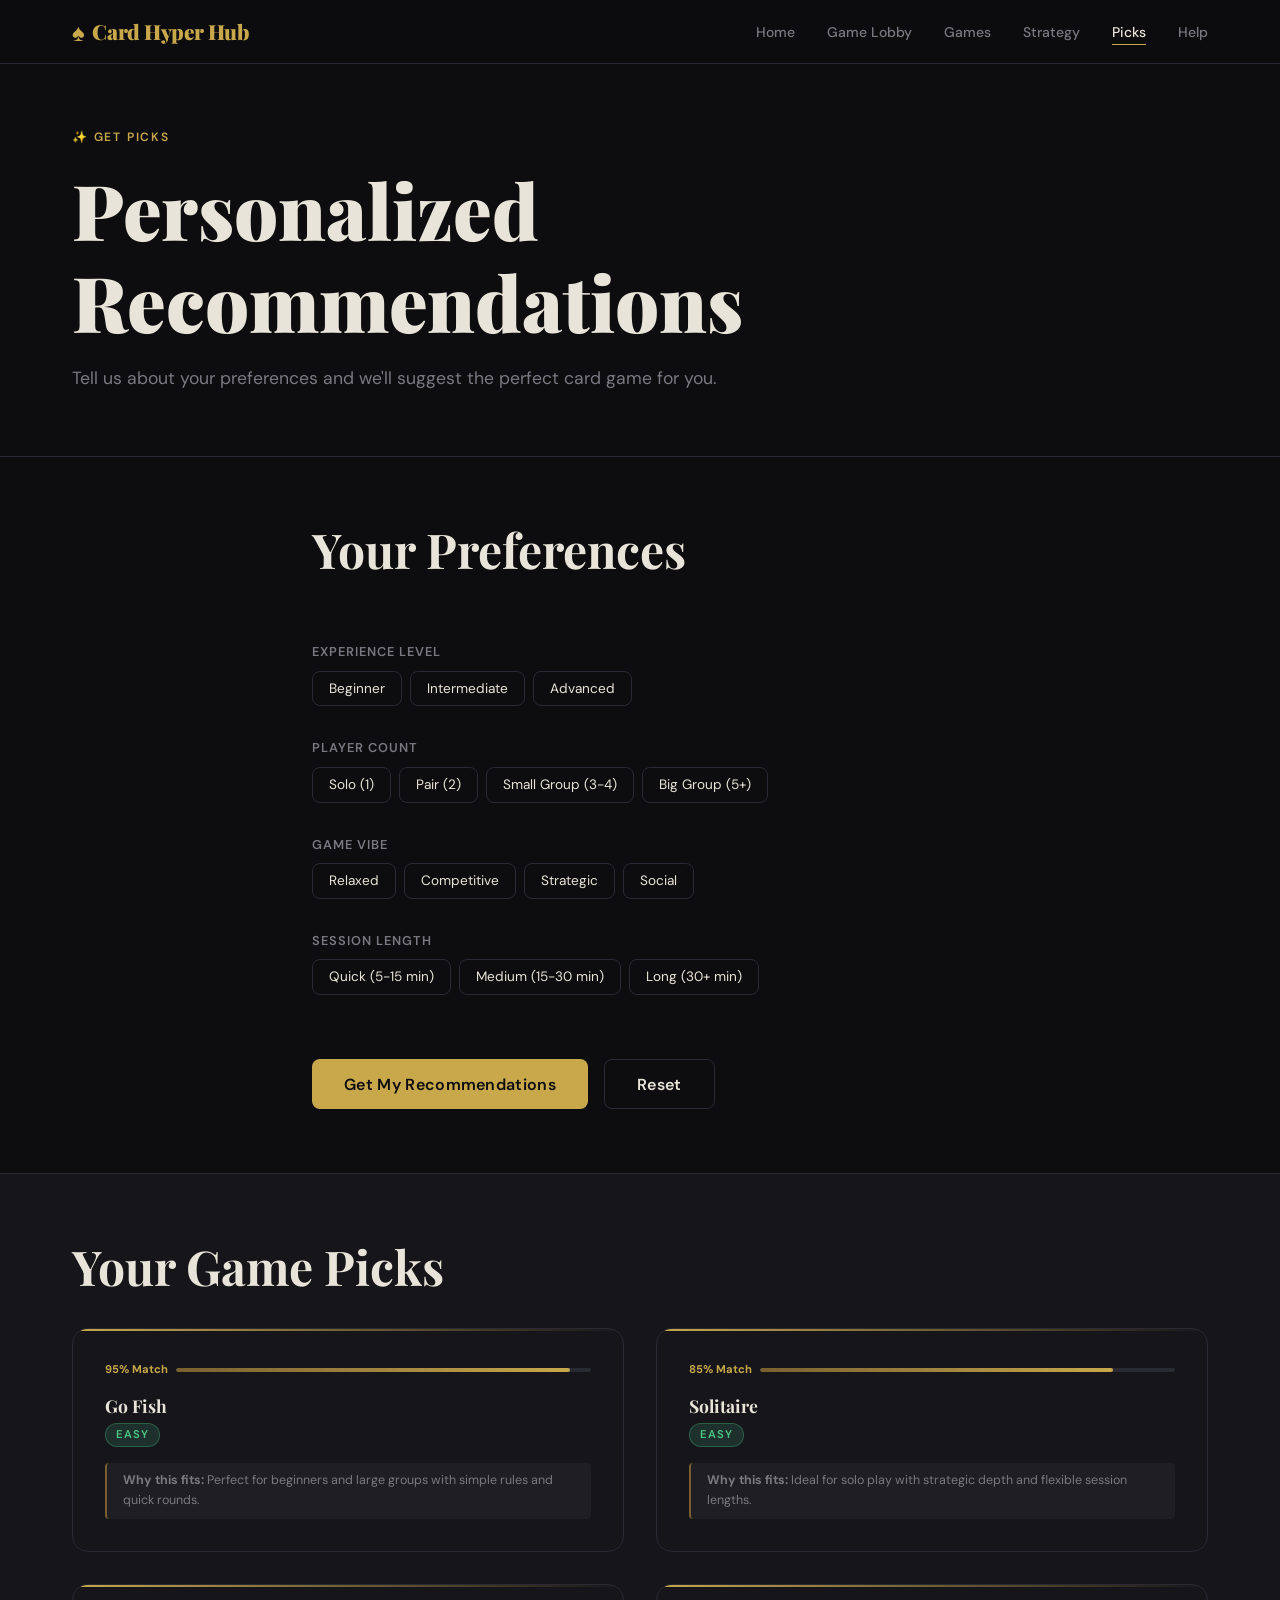
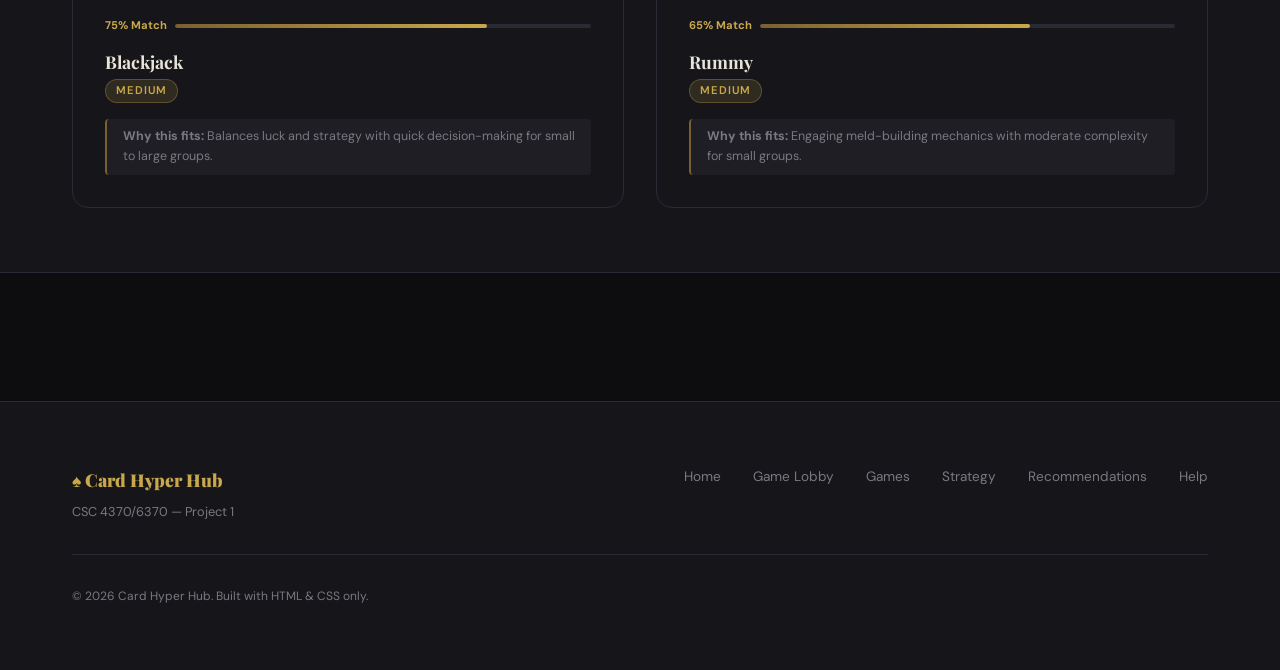
<file: recommendations.html>
<!DOCTYPE html>
<html lang="en">
<head>
  <meta charset="UTF-8" />
  <meta name="viewport" content="width=device-width, initial-scale=1.0" />
  <meta name="description" content="Get personalized card game recommendations based on your preferences and experience level." />
  <title>Recommendations — Card Hyper Hub</title>
  <link rel="stylesheet" href="css/base.css" />
  <link rel="stylesheet" href="css/layout.css" />
  <link rel="stylesheet" href="css/components.css" />
  <link rel="stylesheet" href="css/animations.css" />
</head>
<body>

  <!-- ── Navigation ── -->
  <header role="banner">
    <nav class="navbar" aria-label="Main navigation">
      <div class="navbar__inner">
        <a href="index.html" class="navbar__logo" aria-label="Card Hyper Hub home">
          <span class="suit" aria-hidden="true">♠</span>
          Card Hyper Hub
        </a>
        <ul class="navbar__links" role="list">
          <li><a href="index.html">Home</a></li>
          <li><a href="game-lobby.html">Game Lobby</a></li>
          <li><a href="games.html">Games</a></li>
          <li><a href="strategy.html">Strategy</a></li>
          <li><a href="recommendations.html" class="active" aria-current="page">Picks</a></li>
          <li><a href="about.html">Help</a></li>
        </ul>
      </div>
    </nav>
  </header>

  <main id="main-content">

    <!-- Page Hero -->
    <section class="page-hero" aria-labelledby="rec-title">
      <div class="container">
        <p class="page-hero__eyebrow">✨ Get Picks</p>
        <h1 id="rec-title" class="page-hero__title anim-fade-up">Personalized Recommendations</h1>
        <p class="page-hero__subtitle anim-fade-up delay-1">
          Tell us about your preferences and we'll suggest the perfect card game for you.
        </p>
      </div>
    </section>

    <!-- Preference Form -->
    <section class="section" aria-labelledby="form-title">
      <div class="container" style="max-width: 720px;">
        <h2 id="form-title" class="anim-fade-up" style="margin-bottom: var(--space-xl);">Your Preferences</h2>
        
        <form id="pref-form" novalidate>
          <div class="pref-group anim-fade-up delay-1">
            <label class="pref-group__label" for="exp-level">Experience Level</label>
            <div class="pref-options" role="radiogroup" aria-labelledby="exp-level">
              <div class="pref-option">
                <input type="radio" id="exp-beginner" name="experience" value="beginner" required />
                <label for="exp-beginner">Beginner</label>
              </div>
              <div class="pref-option">
                <input type="radio" id="exp-intermediate" name="experience" value="intermediate" />
                <label for="exp-intermediate">Intermediate</label>
              </div>
              <div class="pref-option">
                <input type="radio" id="exp-advanced" name="experience" value="advanced" />
                <label for="exp-advanced">Advanced</label>
              </div>
            </div>
          </div>

          <div class="pref-group anim-fade-up delay-2">
            <label class="pref-group__label" for="player-count">Player Count</label>
            <div class="pref-options" role="radiogroup" aria-labelledby="player-count">
              <div class="pref-option">
                <input type="radio" id="players-1" name="players" value="1" required />
                <label for="players-1">Solo (1)</label>
              </div>
              <div class="pref-option">
                <input type="radio" id="players-2" name="players" value="2" />
                <label for="players-2">Pair (2)</label>
              </div>
              <div class="pref-option">
                <input type="radio" id="players-3-4" name="players" value="3-4" />
                <label for="players-3-4">Small Group (3-4)</label>
              </div>
              <div class="pref-option">
                <input type="radio" id="players-5+" name="players" value="5+" />
                <label for="players-5+">Big Group (5+)</label>
              </div>
            </div>
          </div>

          <div class="pref-group anim-fade-up delay-3">
            <label class="pref-group__label" for="vibe">Game Vibe</label>
            <div class="pref-options" role="group" aria-labelledby="vibe">
              <div class="pref-option">
                <input type="checkbox" id="vibe-relaxed" name="vibe" value="relaxed" />
                <label for="vibe-relaxed">Relaxed</label>
              </div>
              <div class="pref-option">
                <input type="checkbox" id="vibe-competitive" name="vibe" value="competitive" />
                <label for="vibe-competitive">Competitive</label>
              </div>
              <div class="pref-option">
                <input type="checkbox" id="vibe-strategic" name="vibe" value="strategic" />
                <label for="vibe-strategic">Strategic</label>
              </div>
              <div class="pref-option">
                <input type="checkbox" id="vibe-social" name="vibe" value="social" />
                <label for="vibe-social">Social</label>
              </div>
            </div>
          </div>

          <div class="pref-group anim-fade-up delay-4">
            <label class="pref-group__label" for="session">Session Length</label>
            <div class="pref-options" role="radiogroup" aria-labelledby="session">
              <div class="pref-option">
                <input type="radio" id="session-short" name="session" value="short" required />
                <label for="session-short">Quick (5-15 min)</label>
              </div>
              <div class="pref-option">
                <input type="radio" id="session-medium" name="session" value="medium" />
                <label for="session-medium">Medium (15-30 min)</label>
              </div>
              <div class="pref-option">
                <input type="radio" id="session-long" name="session" value="long" />
                <label for="session-long">Long (30+ min)</label>
              </div>
            </div>
          </div>

          <div class="anim-fade-up delay-5" style="margin-top: var(--space-xl); display:flex; gap:var(--space-md); flex-wrap:wrap;">
            <button type="submit" class="btn btn--primary btn--lg">
              Get My Recommendations
            </button>
            <button type="button" id="reset-btn" class="btn btn--outline btn--lg">
              Reset
            </button>
          </div>
        </form>
      </div>
    </section>

    <!-- Results Section -->
    <section class="section" id="results-section" aria-labelledby="results-title" style="background: var(--color-surface); border-top: 1px solid var(--color-border); border-bottom: 1px solid var(--color-border);">
      <div class="container">
        <h2 id="results-title" class="anim-fade-up" style="margin-bottom: var(--space-lg);">Your Game Picks</h2>
        <div id="results-container" class="card-grid card-grid--2col" aria-live="polite">
          <!-- Static recommendation cards based on common user preferences -->
          <div class="rec-card anim-fade-up delay-1">
            <div class="rec-card__confidence">
              <span class="confidence-label">95% Match</span>
              <div class="confidence-bar">
                <div class="confidence-bar__fill" style="width: 95%"></div>
              </div>
            </div>
            <h3 style="font-size:1.1rem; margin:var(--space-sm) 0 var(--space-xs);">Go Fish</h3>
            <span class="badge badge--easy" style="margin-bottom: var(--space-sm);">Easy</span>
            <div class="rec-card__why">
              <strong>Why this fits:</strong> Perfect for beginners and large groups with simple rules and quick rounds.
            </div>
          </div>

          <div class="rec-card anim-fade-up delay-2">
            <div class="rec-card__confidence">
              <span class="confidence-label">85% Match</span>
              <div class="confidence-bar">
                <div class="confidence-bar__fill" style="width: 85%"></div>
              </div>
            </div>
            <h3 style="font-size:1.1rem; margin:var(--space-sm) 0 var(--space-xs);">Solitaire</h3>
            <span class="badge badge--easy" style="margin-bottom: var(--space-sm);">Easy</span>
            <div class="rec-card__why">
              <strong>Why this fits:</strong> Ideal for solo play with strategic depth and flexible session lengths.
            </div>
          </div>

          <div class="rec-card anim-fade-up delay-3">
            <div class="rec-card__confidence">
              <span class="confidence-label">75% Match</span>
              <div class="confidence-bar">
                <div class="confidence-bar__fill" style="width: 75%"></div>
              </div>
            </div>
            <h3 style="font-size:1.1rem; margin:var(--space-sm) 0 var(--space-xs);">Blackjack</h3>
            <span class="badge badge--medium" style="margin-bottom: var(--space-sm);">Medium</span>
            <div class="rec-card__why">
              <strong>Why this fits:</strong> Balances luck and strategy with quick decision-making for small to large groups.
            </div>
          </div>

          <div class="rec-card anim-fade-up delay-4">
            <div class="rec-card__confidence">
              <span class="confidence-label">65% Match</span>
              <div class="confidence-bar">
                <div class="confidence-bar__fill" style="width: 65%"></div>
              </div>
            </div>
            <h3 style="font-size:1.1rem; margin:var(--space-sm) 0 var(--space-xs);">Rummy</h3>
            <span class="badge badge--medium" style="margin-bottom: var(--space-sm);">Medium</span>
            <div class="rec-card__why">
              <strong>Why this fits:</strong> Engaging meld-building mechanics with moderate complexity for small groups.
            </div>
          </div>
        </div>
      </div>
    </section>

  </main>

  <!-- ── Footer ── -->
  <footer class="site-footer" role="contentinfo">
    <div class="container">
      <div class="site-footer__inner">
        <div class="site-footer__brand">
          ♠ Card Hyper Hub
          <p>CSC 4370/6370 — Project 1</p>
        </div>
        <nav class="site-footer__nav" aria-label="Footer navigation">
          <a href="index.html">Home</a>
          <a href="game-lobby.html">Game Lobby</a>
          <a href="games.html">Games</a>
          <a href="strategy.html">Strategy</a>
          <a href="recommendations.html">Recommendations</a>
          <a href="about.html">Help</a>
        </nav>
      </div>
      <div class="site-footer__bottom">
        &copy; 2026 Card Hyper Hub. Built with HTML & CSS only.
      </div>
    </div>
  </footer>

</body>
</html>
</file>
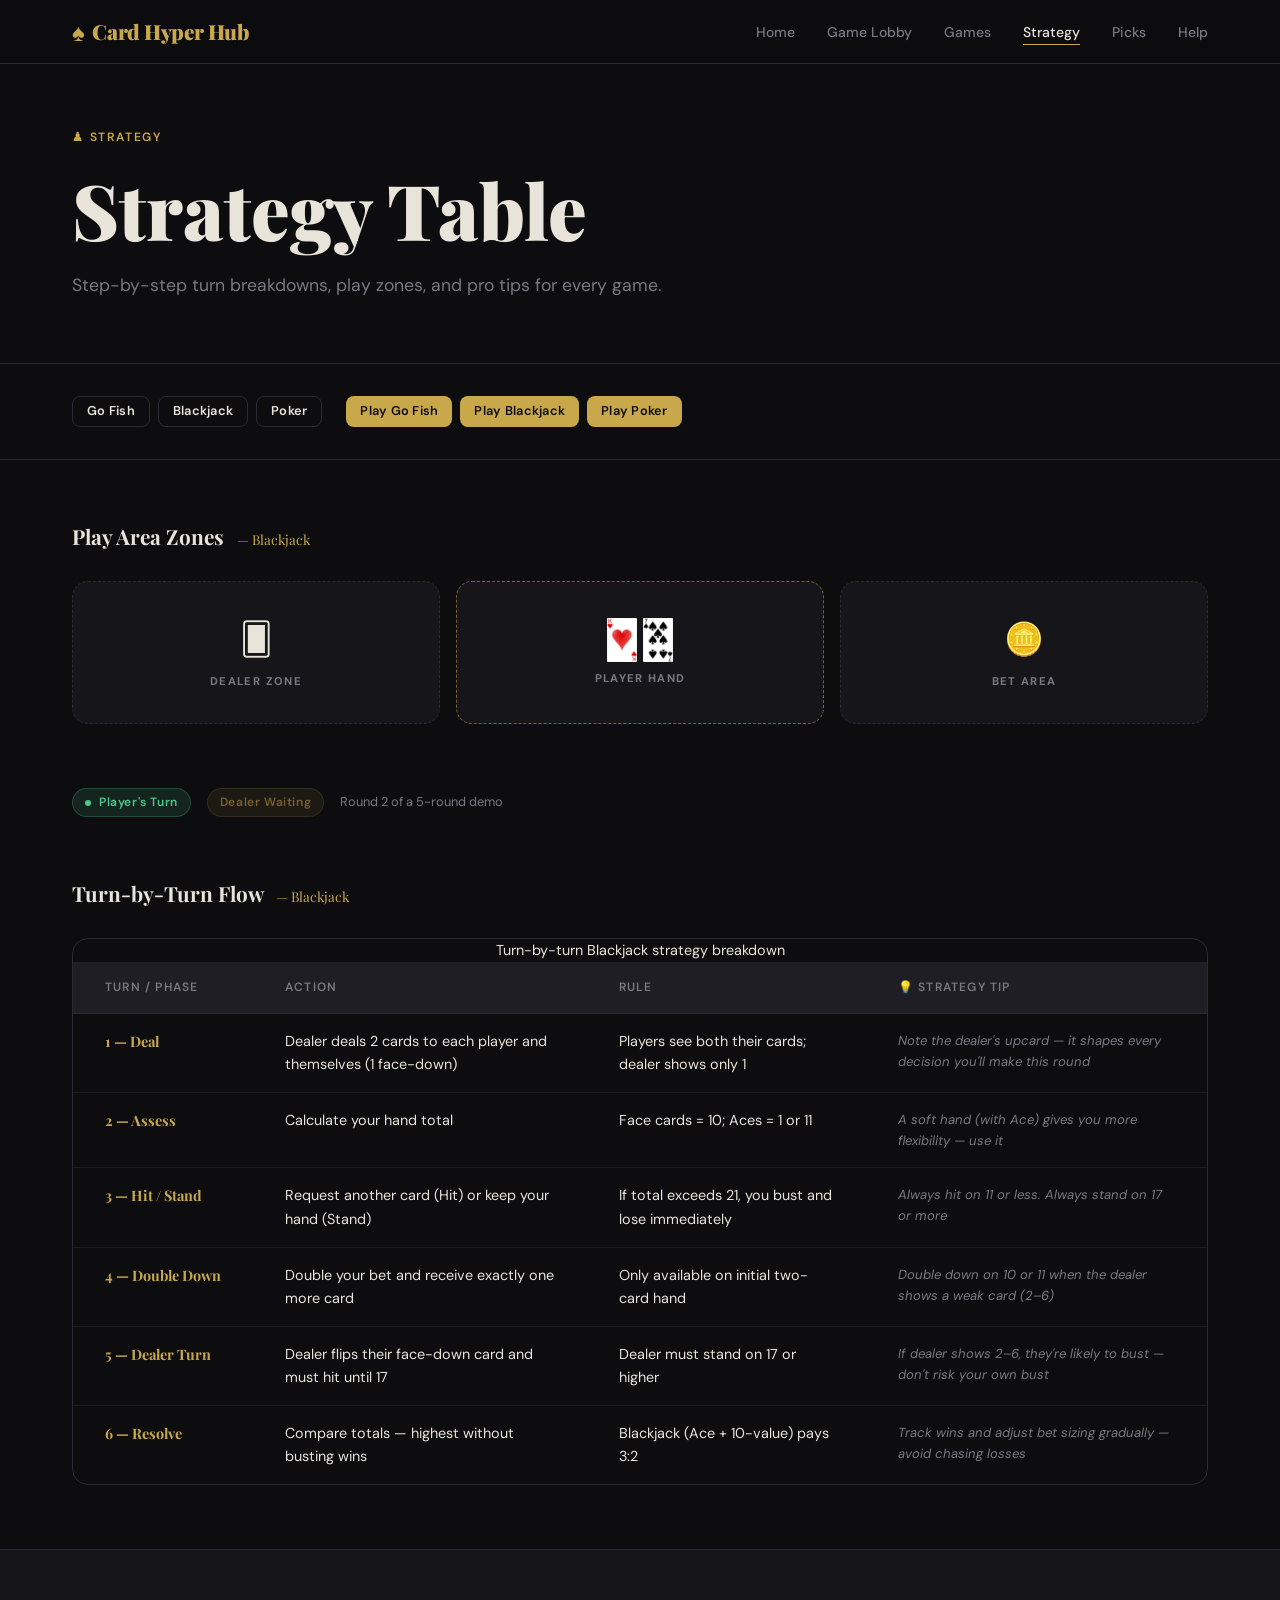
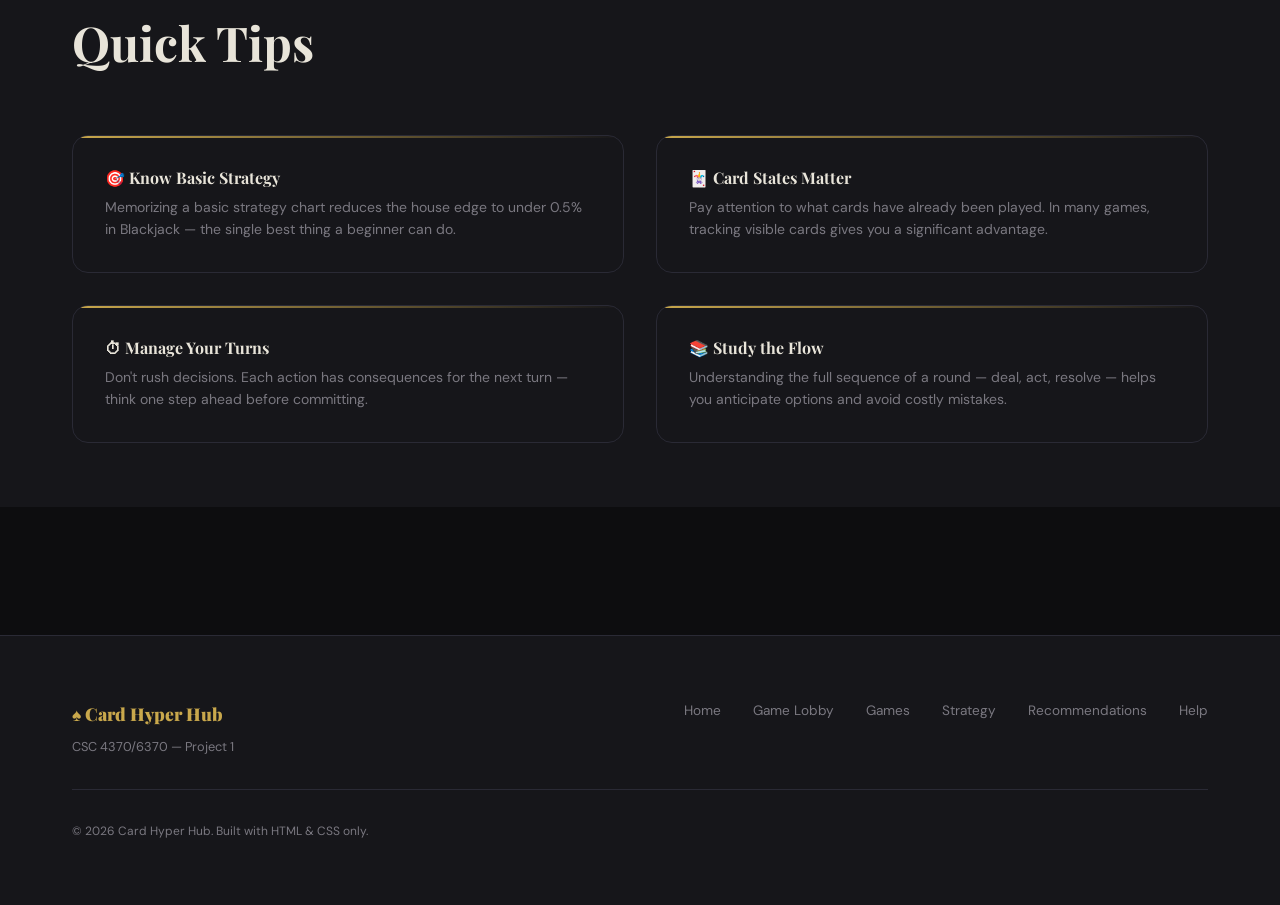
<file: strategy.html>
<!DOCTYPE html>
<html lang="en">
<head>
  <meta charset="UTF-8" />
  <meta name="viewport" content="width=device-width, initial-scale=1.0" />
  <meta name="description" content="Interactive strategy tables for card games — turn flow, rules, and tips." />
  <title>Strategy Table — Card Hyper Hub</title>
  <link rel="stylesheet" href="css/base.css" />
  <link rel="stylesheet" href="css/layout.css" />
  <link rel="stylesheet" href="css/components.css" />
  <link rel="stylesheet" href="css/animations.css" />
</head>
<body>

  <!-- ── Navigation ── -->
  <header role="banner">
    <nav class="navbar" aria-label="Main navigation">
      <div class="navbar__inner">
        <a href="index.html" class="navbar__logo" aria-label="Card Hyper Hub home">
          <span class="suit" aria-hidden="true">♠</span>
          Card Hyper Hub
        </a>
        <ul class="navbar__links" role="list">
          <li><a href="index.html">Home</a></li>
          <li><a href="game-lobby.html">Game Lobby</a></li>
          <li><a href="games.html">Games</a></li>
          <li><a href="strategy.html" class="active" aria-current="page">Strategy</a></li>
          <li><a href="recommendations.html">Picks</a></li>
          <li><a href="about.html">Help</a></li>
        </ul>
      </div>
    </nav>
  </header>

  <main id="main-content">

    <!-- Page Hero -->
    <section class="page-hero" aria-labelledby="strategy-title">
      <div class="container">
        <p class="page-hero__eyebrow">♟ Strategy</p>
        <h1 id="strategy-title" class="page-hero__title anim-fade-up">Strategy Table</h1>
        <p class="page-hero__subtitle anim-fade-up delay-1">
          Step-by-step turn breakdowns, play zones, and pro tips for every game.
        </p>
      </div>
    </section>

    <!-- Game Selector -->
    <section aria-label="Select a game" style="padding: var(--space-lg) 0; border-bottom: 1px solid var(--color-border);">
      <div class="container">
        <div style="display:flex; gap:var(--space-sm); flex-wrap:wrap;">
          <a href="strategy.html?game=gofish" class="btn btn--outline" style="padding:4px 14px; font-size:0.8rem;">
            Go Fish
          </a>
          <a href="strategy.html?game=blackjack" class="btn btn--outline active" style="padding:4px 14px; font-size:0.8rem;">
            Blackjack
          </a>
          <a href="strategy.html?game=poker" class="btn btn--outline" style="padding:4px 14px; font-size:0.8rem;">
            Poker
          </a>
          <a href="play-area.html?game=gofish" class="btn btn--primary" style="padding:4px 14px; font-size:0.8rem; margin-left: var(--space-md);">
            Play Go Fish
          </a>
          <a href="play-area.html?game=blackjack" class="btn btn--primary" style="padding:4px 14px; font-size:0.8rem;">
            Play Blackjack
          </a>
          <a href="play-area.html?game=poker" class="btn btn--primary" style="padding:4px 14px; font-size:0.8rem;">
            Play Poker
          </a>
        </div>
      </div>
    </section>

    <!-- Strategy Content -->
    <section class="section" id="strategy-panel" role="tabpanel" aria-live="polite" aria-label="Game strategy content">
      <div class="container">

        <!-- Play Area Zones -->
        <div style="margin-bottom: var(--space-xl);">
          <h2 class="anim-fade-up" style="margin-bottom: var(--space-md); font-size:1.3rem;">
            Play Area Zones
            <span id="zone-game-name" class="accent" style="font-size:0.85rem; font-weight:400; margin-left:var(--space-sm);">— Blackjack</span>
          </h2>
          <div class="play-area anim-fade-up delay-1" id="play-zones">
            <!-- Zones populated by JS or visible by default -->
            <div class="zone">
              <span class="zone__icon" aria-hidden="true">🂠</span>
              <span class="zone__label">Dealer Zone</span>
            </div>
            <div class="zone" style="border-color: var(--color-accent-dim);">
              <div aria-hidden="true" style="display:flex; gap:4px;">
                <img src="images/playing cards/king_of_hearts.png" alt="King of Hearts" style="width: 32px; height: 44px; object-fit: contain;">
                <img src="images/playing cards/7_of_spades.png" alt="7 of Spades" style="width: 32px; height: 44px; object-fit: contain;">
              </div>
              <span class="zone__label">Player Hand</span>
            </div>
            <div class="zone">
              <span class="zone__icon" aria-hidden="true">🪙</span>
              <span class="zone__label">Bet Area</span>
            </div>
          </div>
        </div>

        <!-- Turn Indicator -->
        <div class="anim-fade-up delay-2" style="
          display:flex; gap:var(--space-md); align-items:center;
          margin-bottom: var(--space-xl); flex-wrap:wrap;
        ">
          <span class="turn-indicator turn-indicator--active" aria-label="Current turn: Player">Player's Turn</span>
          <span class="turn-indicator turn-indicator--waiting" aria-label="Waiting: Dealer">Dealer Waiting</span>
          <span style="font-size:0.8rem; color:var(--color-muted);">Round 2 of a 5-round demo</span>
        </div>

        <!-- Strategy Table -->
        <div class="anim-fade-up delay-3">
          <h2 style="margin-bottom: var(--space-lg); font-size:1.3rem;">
            Turn-by-Turn Flow
            <span id="table-game-name" class="accent" style="font-size:0.85rem; font-weight:400; margin-left:var(--space-sm);">— Blackjack</span>
          </h2>
          <div class="strategy-table-wrapper">
            <table class="strategy-table" id="strategy-table" aria-label="Blackjack strategy table">
              <caption class="visually-hidden">Turn-by-turn Blackjack strategy breakdown</caption>
              <thead>
                <tr>
                  <th scope="col">Turn / Phase</th>
                  <th scope="col">Action</th>
                  <th scope="col">Rule</th>
                  <th scope="col">💡 Strategy Tip</th>
                </tr>
              </thead>
              <tbody id="strategy-tbody">
                <tr>
                  <td class="turn-number">1 — Deal</td>
                  <td>Dealer deals 2 cards to each player and themselves (1 face-down)</td>
                  <td>Players see both their cards; dealer shows only 1</td>
                  <td class="tip-cell">Note the dealer's upcard — it shapes every decision you'll make this round</td>
                </tr>
                <tr>
                  <td class="turn-number">2 — Assess</td>
                  <td>Calculate your hand total</td>
                  <td>Face cards = 10; Aces = 1 or 11</td>
                  <td class="tip-cell">A soft hand (with Ace) gives you more flexibility — use it</td>
                </tr>
                <tr>
                  <td class="turn-number">3 — Hit / Stand</td>
                  <td>Request another card (Hit) or keep your hand (Stand)</td>
                  <td>If total exceeds 21, you bust and lose immediately</td>
                  <td class="tip-cell">Always hit on 11 or less. Always stand on 17 or more</td>
                </tr>
                <tr>
                  <td class="turn-number">4 — Double Down</td>
                  <td>Double your bet and receive exactly one more card</td>
                  <td>Only available on initial two-card hand</td>
                  <td class="tip-cell">Double down on 10 or 11 when the dealer shows a weak card (2–6)</td>
                </tr>
                <tr>
                  <td class="turn-number">5 — Dealer Turn</td>
                  <td>Dealer flips their face-down card and must hit until 17</td>
                  <td>Dealer must stand on 17 or higher</td>
                  <td class="tip-cell">If dealer shows 2–6, they're likely to bust — don't risk your own bust</td>
                </tr>
                <tr>
                  <td class="turn-number">6 — Resolve</td>
                  <td>Compare totals — highest without busting wins</td>
                  <td>Blackjack (Ace + 10-value) pays 3:2</td>
                  <td class="tip-cell">Track wins and adjust bet sizing gradually — avoid chasing losses</td>
                </tr>
              </tbody>
            </table>
          </div>
        </div>

      </div>
    </section>

    <!-- Quick Tips Card Row -->
    <section class="section" aria-labelledby="tips-title" style="background: var(--color-surface); border-top: 1px solid var(--color-border);">
      <div class="container">
        <h2 id="tips-title" class="anim-fade-up" style="margin-bottom: var(--space-xl);">Quick Tips</h2>
        <div class="card-grid card-grid--2col">
          <div class="rec-card anim-fade-up delay-1">
            <h3 style="font-size:1rem; margin-bottom:var(--space-sm);">🎯 Know Basic Strategy</h3>
            <p style="font-size:0.875rem; color:var(--color-muted);">Memorizing a basic strategy chart reduces the house edge to under 0.5% in Blackjack — the single best thing a beginner can do.</p>
          </div>
          <div class="rec-card anim-fade-up delay-2">
            <h3 style="font-size:1rem; margin-bottom:var(--space-sm);">🃏 Card States Matter</h3>
            <p style="font-size:0.875rem; color:var(--color-muted);">Pay attention to what cards have already been played. In many games, tracking visible cards gives you a significant advantage.</p>
          </div>
          <div class="rec-card anim-fade-up delay-3">
            <h3 style="font-size:1rem; margin-bottom:var(--space-sm);">⏱ Manage Your Turns</h3>
            <p style="font-size:0.875rem; color:var(--color-muted);">Don't rush decisions. Each action has consequences for the next turn — think one step ahead before committing.</p>
          </div>
          <div class="rec-card anim-fade-up delay-4">
            <h3 style="font-size:1rem; margin-bottom:var(--space-sm);">📚 Study the Flow</h3>
            <p style="font-size:0.875rem; color:var(--color-muted);">Understanding the full sequence of a round — deal, act, resolve — helps you anticipate options and avoid costly mistakes.</p>
          </div>
        </div>
      </div>
    </section>

  </main>

  <!-- ── Footer ── -->
  <footer class="site-footer" role="contentinfo">
    <div class="container">
      <div class="site-footer__inner">
        <div class="site-footer__brand">
          ♠ Card Hyper Hub
          <p>CSC 4370/6370 — Project 1</p>
        </div>
        <nav class="site-footer__nav" aria-label="Footer navigation">
          <a href="index.html">Home</a>
          <a href="game-lobby.html">Game Lobby</a>
          <a href="games.html">Games</a>
          <a href="strategy.html">Strategy</a>
          <a href="recommendations.html">Recommendations</a>
          <a href="about.html">Help</a>
        </nav>
      </div>
      <div class="site-footer__bottom">
        &copy; 2026 Card Hyper Hub. Built with HTML & CSS only.
      </div>
    </div>
  </footer>

</body>
</html>
</file>
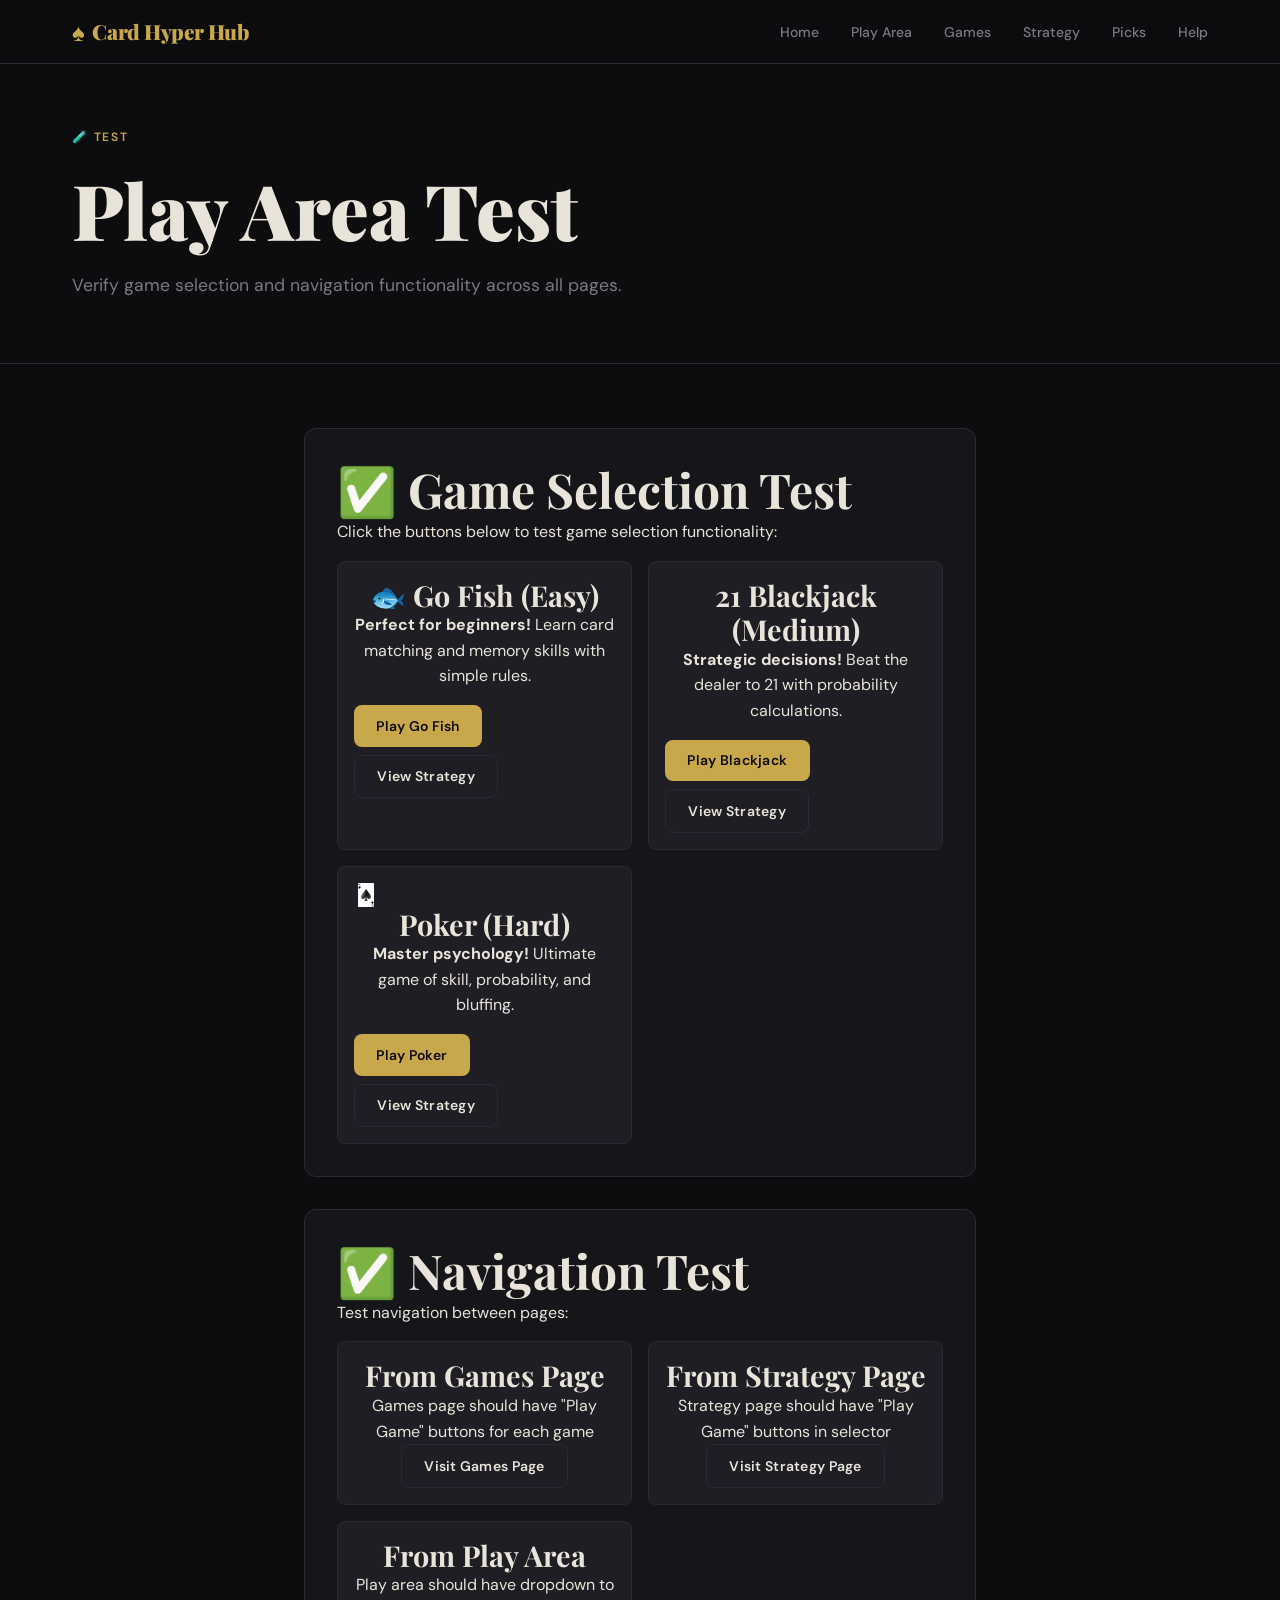
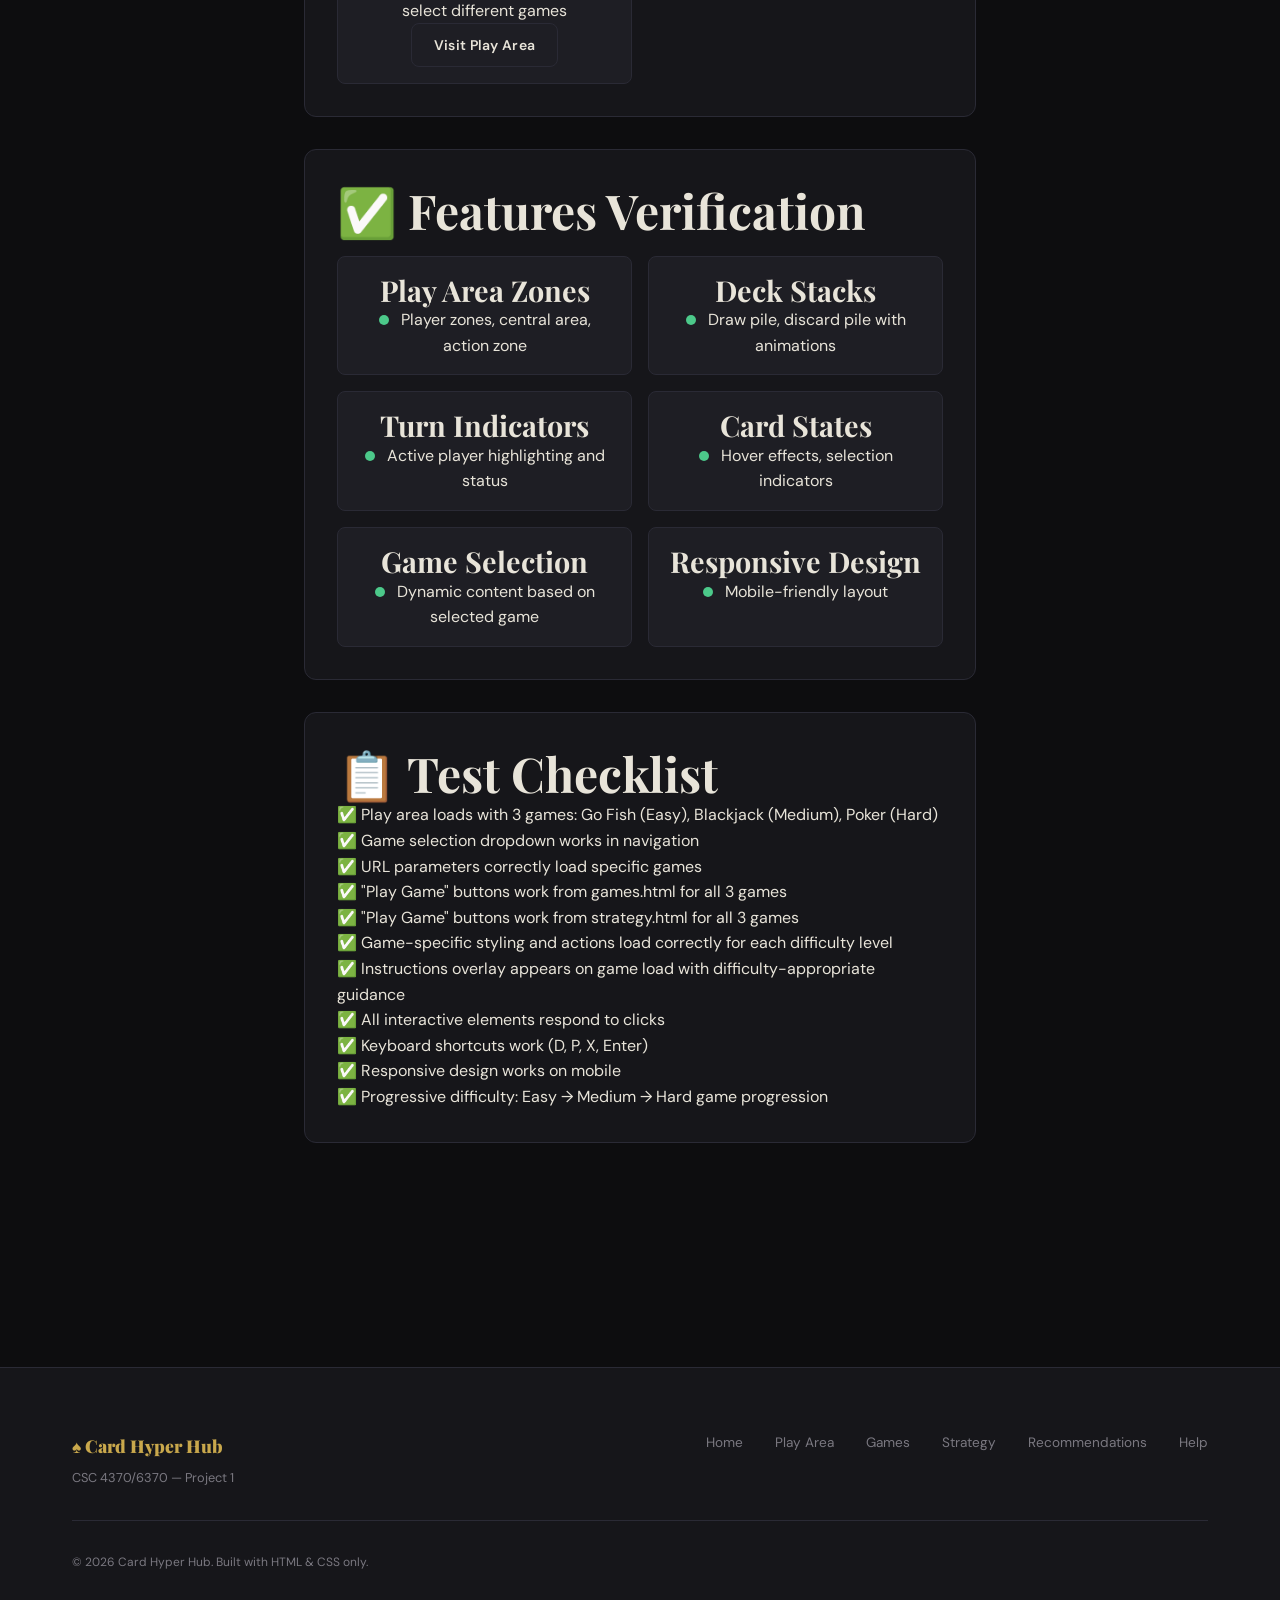
<file: test-play-area.html>
<!DOCTYPE html>
<html lang="en">
<head>
  <meta charset="UTF-8" />
  <meta name="viewport" content="width=device-width, initial-scale=1.0" />
  <meta name="description" content="Test page for Play Area functionality" />
  <title>Test Play Area — Card Hyper Hub</title>
  <link rel="stylesheet" href="css/base.css" />
  <link rel="stylesheet" href="css/layout.css" />
  <link rel="stylesheet" href="css/components.css" />
  <style>
    .test-container {
      max-width: 800px;
      margin: 0 auto;
      padding: var(--space-xl);
    }
    .test-section {
      background: var(--color-surface);
      border: 1px solid var(--color-border);
      border-radius: 12px;
      padding: var(--space-lg);
      margin-bottom: var(--space-lg);
    }
    .test-grid {
      display: grid;
      grid-template-columns: repeat(auto-fit, minmax(200px, 1fr));
      gap: var(--space-md);
      margin-top: var(--space-md);
    }
    .test-card {
      background: var(--color-surface-2);
      border: 1px solid var(--color-border);
      border-radius: 8px;
      padding: var(--space-md);
      text-align: center;
    }
    .test-links {
      display: flex;
      gap: var(--space-sm);
      flex-wrap: wrap;
      margin-top: var(--space-md);
    }
    .status-indicator {
      display: inline-block;
      width: 10px;
      height: 10px;
      border-radius: 50%;
      background: var(--color-green);
      margin-right: var(--space-sm);
    }
  </style>
</head>
<body>
  <header role="banner">
    <nav class="navbar" aria-label="Main navigation">
      <div class="navbar__inner">
        <a href="index.html" class="navbar__logo" aria-label="Card Hyper Hub home">
          <span class="suit" aria-hidden="true">♠</span>
          Card Hyper Hub
        </a>
        <ul class="navbar__links" role="list">
          <li><a href="index.html">Home</a></li>
          <li><a href="play-area.html">Play Area</a></li>
          <li><a href="games.html">Games</a></li>
          <li><a href="strategy.html">Strategy</a></li>
          <li><a href="recommendations.html">Picks</a></li>
          <li><a href="about.html">Help</a></li>
        </ul>
      </div>
    </nav>
  </header>

  <main id="main-content">
    <section class="page-hero" aria-labelledby="test-title">
      <div class="container">
        <p class="page-hero__eyebrow">🧪 Test</p>
        <h1 id="test-title" class="page-hero__title anim-fade-up">Play Area Test</h1>
        <p class="page-hero__subtitle anim-fade-up delay-1">
          Verify game selection and navigation functionality across all pages.
        </p>
      </div>
    </section>

    <div class="test-container">
      <div class="test-section">
        <h2>✅ Game Selection Test</h2>
        <p>Click the buttons below to test game selection functionality:</p>
        
        <div class="test-grid">
          <div class="test-card">
            <h3>🐟 Go Fish (Easy)</h3>
            <p><strong>Perfect for beginners!</strong> Learn card matching and memory skills with simple rules.</p>
            <div class="test-links">
              <a href="play-area.html?game=gofish" class="btn btn--primary">Play Go Fish</a>
              <a href="strategy.html?game=gofish" class="btn btn--outline">View Strategy</a>
            </div>
          </div>
          
          <div class="test-card">
            <h3>21 Blackjack (Medium)</h3>
            <p><strong>Strategic decisions!</strong> Beat the dealer to 21 with probability calculations.</p>
            <div class="test-links">
              <a href="play-area.html?game=blackjack" class="btn btn--primary">Play Blackjack</a>
              <a href="strategy.html?game=blackjack" class="btn btn--outline">View Strategy</a>
            </div>
          </div>
          
          <div class="test-card">
            <h3><img src="images/playing cards/king_of_spades.png" alt="King of Spades" style="width: 24px; height: 24px; object-fit: contain;"> Poker (Hard)</h3>
            <p><strong>Master psychology!</strong> Ultimate game of skill, probability, and bluffing.</p>
            <div class="test-links">
              <a href="play-area.html?game=poker" class="btn btn--primary">Play Poker</a>
              <a href="strategy.html?game=poker" class="btn btn--outline">View Strategy</a>
            </div>
          </div>
        </div>
      </div>

      <div class="test-section">
        <h2>✅ Navigation Test</h2>
        <p>Test navigation between pages:</p>
        
        <div class="test-grid">
          <div class="test-card">
            <h3>From Games Page</h3>
            <p>Games page should have "Play Game" buttons for each game</p>
            <a href="games.html" class="btn btn--outline">Visit Games Page</a>
          </div>
          
          <div class="test-card">
            <h3>From Strategy Page</h3>
            <p>Strategy page should have "Play Game" buttons in selector</p>
            <a href="strategy.html" class="btn btn--outline">Visit Strategy Page</a>
          </div>
          
          <div class="test-card">
            <h3>From Play Area</h3>
            <p>Play area should have dropdown to select different games</p>
            <a href="play-area.html" class="btn btn--outline">Visit Play Area</a>
          </div>
        </div>
      </div>

      <div class="test-section">
        <h2>✅ Features Verification</h2>
        <div class="test-grid">
          <div class="test-card">
            <h3>Play Area Zones</h3>
            <p><span class="status-indicator"></span> Player zones, central area, action zone</p>
          </div>
          
          <div class="test-card">
            <h3>Deck Stacks</h3>
            <p><span class="status-indicator"></span> Draw pile, discard pile with animations</p>
          </div>
          
          <div class="test-card">
            <h3>Turn Indicators</h3>
            <p><span class="status-indicator"></span> Active player highlighting and status</p>
          </div>
          
          <div class="test-card">
            <h3>Card States</h3>
            <p><span class="status-indicator"></span> Hover effects, selection indicators</p>
          </div>
          
          <div class="test-card">
            <h3>Game Selection</h3>
            <p><span class="status-indicator"></span> Dynamic content based on selected game</p>
          </div>
          
          <div class="test-card">
            <h3>Responsive Design</h3>
            <p><span class="status-indicator"></span> Mobile-friendly layout</p>
          </div>
        </div>
      </div>

      <div class="test-section">
        <h2>📋 Test Checklist</h2>
        <ul style="list-style: none; padding: 0;">
          <li>✅ Play area loads with 3 games: Go Fish (Easy), Blackjack (Medium), Poker (Hard)</li>
          <li>✅ Game selection dropdown works in navigation</li>
          <li>✅ URL parameters correctly load specific games</li>
          <li>✅ "Play Game" buttons work from games.html for all 3 games</li>
          <li>✅ "Play Game" buttons work from strategy.html for all 3 games</li>
          <li>✅ Game-specific styling and actions load correctly for each difficulty level</li>
          <li>✅ Instructions overlay appears on game load with difficulty-appropriate guidance</li>
          <li>✅ All interactive elements respond to clicks</li>
          <li>✅ Keyboard shortcuts work (D, P, X, Enter)</li>
          <li>✅ Responsive design works on mobile</li>
          <li>✅ Progressive difficulty: Easy → Medium → Hard game progression</li>
        </ul>
      </div>
    </div>
  </main>

  <footer class="site-footer" role="contentinfo">
    <div class="container">
      <div class="site-footer__inner">
        <div class="site-footer__brand">
          ♠ Card Hyper Hub
          <p>CSC 4370/6370 — Project 1</p>
        </div>
        <nav class="site-footer__nav" aria-label="Footer navigation">
          <a href="index.html">Home</a>
          <a href="play-area.html">Play Area</a>
          <a href="games.html">Games</a>
          <a href="strategy.html">Strategy</a>
          <a href="recommendations.html">Recommendations</a>
          <a href="about.html">Help</a>
        </nav>
      </div>
      <div class="site-footer__bottom">
        &copy; 2026 Card Hyper Hub. Built with HTML & CSS only.
      </div>
    </div>
  </footer>
</body>
</html>
</file>
<file: css/base.css>
@import url('https://fonts.googleapis.com/css2?family=Playfair+Display:wght@400;700;900&family=DM+Sans:wght@300;400;500;600&display=swap');

/* ── CSS Custom Properties ── */
:root {
  /* Color Palette */
  --color-bg:        #0d0d0f;
  --color-surface:   #16161a;
  --color-surface-2: #1e1e24;
  --color-border:    #2a2a35;
  --color-accent:    #c9a84c;
  --color-accent-dim:#7a6030;
  --color-red:       #c94c4c;
  --color-green:     #4cc98a;
  --color-text:      #e8e4d9;
  --color-muted:     #7a7880;

  /* Typography */
  --font-display: 'Playfair Display', Georgia, serif;
  --font-body:    'DM Sans', sans-serif;

  /* Spacing Scale */
  --space-xs:  0.25rem;
  --space-sm:  0.5rem;
  --space-md:  1rem;
  --space-lg:  2rem;
  --space-xl:  4rem;
  --space-2xl: 8rem;

  /* Radii */
  --radius-sm: 4px;
  --radius-md: 8px;
  --radius-lg: 16px;
  --radius-xl: 24px;

  /* Shadows */
  --shadow-card: 0 4px 24px rgba(0,0,0,0.5);
  --shadow-glow: 0 0 32px rgba(201,168,76,0.15);

  /* Transitions */
  --transition-fast: 150ms ease;
  --transition-base: 300ms ease;
  --transition-slow: 600ms ease;
}

/* ── Reset ── */
*, *::before, *::after {
  box-sizing: border-box;
  margin: 0;
  padding: 0;
}

html {
  font-size: 16px;
  scroll-behavior: smooth;
}

body {
  font-family: var(--font-body);
  background-color: var(--color-bg);
  color: var(--color-text);
  line-height: 1.6;
  min-height: 100vh;
  -webkit-font-smoothing: antialiased;
}

img {
  max-width: 100%;
  display: block;
}

a {
  color: inherit;
  text-decoration: none;
}

ul, ol {
  list-style: none;
}

button {
  font-family: inherit;
  cursor: pointer;
  border: none;
  background: none;
}

/* ── Typography Scale ── */
h1, h2, h3, h4 {
  font-family: var(--font-display);
  line-height: 1.2;
}

h1 { font-size: clamp(2.5rem, 6vw, 5rem); font-weight: 900; }
h2 { font-size: clamp(1.8rem, 4vw, 3rem); font-weight: 700; }
h3 { font-size: clamp(1.2rem, 2.5vw, 1.8rem); font-weight: 700; }
h4 { font-size: 1.1rem; font-weight: 600; }

p { max-width: 65ch; }

/* ── Utility Classes ── */
.container {
  width: 100%;
  max-width: 1200px;
  margin: 0 auto;
  padding: 0 var(--space-lg);
}

.section {
  padding: var(--space-xl) 0;
}

.accent { color: var(--color-accent); }

.badge {
  display: inline-block;
  padding: 2px 10px;
  border-radius: 999px;
  font-size: 0.7rem;
  font-weight: 600;
  letter-spacing: 0.08em;
  text-transform: uppercase;
}
.badge--easy   { background: rgba(76,201,138,0.15); color: var(--color-green); border: 1px solid rgba(76,201,138,0.3); }
.badge--medium { background: rgba(201,168,76,0.15); color: var(--color-accent); border: 1px solid rgba(201,168,76,0.3); }
.badge--hard   { background: rgba(201,76,76,0.15);  color: var(--color-red);   border: 1px solid rgba(201,76,76,0.3); }

/* ── Reduced Motion ── */
@media (prefers-reduced-motion: reduce) {
  *, *::before, *::after {
    animation-duration: 0.01ms !important;
    transition-duration: 0.01ms !important;
  }
}
</file>
<file: css/layout.css>
/* ── Top Navigation ── */
.navbar {
  position: fixed;
  top: 0;
  left: 0;
  right: 0;
  z-index: 100;
  background: rgba(13,13,15,0.88);
  backdrop-filter: blur(12px);
  -webkit-backdrop-filter: blur(12px);
  border-bottom: 1px solid var(--color-border);
  height: 64px;
  display: flex;
  align-items: center;
}

.navbar__inner {
  display: flex;
  align-items: center;
  justify-content: space-between;
  width: 100%;
  max-width: 1200px;
  margin: 0 auto;
  padding: 0 var(--space-lg);
}

.navbar__logo {
  font-family: var(--font-display);
  font-size: 1.3rem;
  font-weight: 900;
  color: var(--color-accent);
  letter-spacing: -0.02em;
  display: flex;
  align-items: center;
  gap: var(--space-sm);
}

.navbar__logo .suit {
  font-size: 1.5rem;
}

.navbar__links {
  display: flex;
  gap: var(--space-lg);
  align-items: center;
}

.navbar__links a {
  font-size: 0.875rem;
  font-weight: 500;
  color: var(--color-muted);
  transition: color var(--transition-fast);
  position: relative;
  padding-bottom: 2px;
}

.navbar__links a::after {
  content: '';
  position: absolute;
  bottom: -2px;
  left: 0;
  width: 0;
  height: 1px;
  background: var(--color-accent);
  transition: width var(--transition-base);
}

.navbar__links a:hover,
.navbar__links a.active {
  color: var(--color-text);
}

.navbar__links a:hover::after,
.navbar__links a.active::after {
  width: 100%;
}

/* Focus state for accessibility */
.navbar__links a:focus-visible {
  outline: 2px solid var(--color-accent);
  outline-offset: 4px;
  border-radius: 2px;
}

/* ── Page Hero / Header ── */
.page-hero {
  padding-top: calc(64px + var(--space-xl));
  padding-bottom: var(--space-xl);
  border-bottom: 1px solid var(--color-border);
}

.page-hero__eyebrow {
  font-size: 0.75rem;
  font-weight: 600;
  letter-spacing: 0.15em;
  text-transform: uppercase;
  color: var(--color-accent);
  margin-bottom: var(--space-md);
}

.page-hero__title {
  margin-bottom: var(--space-md);
}

.page-hero__subtitle {
  font-size: 1.1rem;
  color: var(--color-muted);
  max-width: 55ch;
}

/* ── Card Grid ── */
.card-grid {
  display: grid;
  grid-template-columns: repeat(auto-fill, minmax(280px, 1fr));
  gap: var(--space-lg);
}

.card-grid--2col {
  grid-template-columns: repeat(auto-fill, minmax(380px, 1fr));
}

/* ── Game Card ── */
.game-card {
  background: var(--color-surface);
  border: 1px solid var(--color-border);
  border-radius: var(--radius-lg);
  overflow: hidden;
  transition: transform var(--transition-base), box-shadow var(--transition-base), border-color var(--transition-base);
  cursor: pointer;
}

.game-card:hover {
  transform: translateY(-6px);
  box-shadow: var(--shadow-glow);
  border-color: var(--color-accent-dim);
}

.game-card:focus-visible {
  outline: 2px solid var(--color-accent);
  outline-offset: 3px;
}

.game-card__visual {
  height: 140px;
  background: var(--color-surface-2);
  display: flex;
  align-items: center;
  justify-content: center;
  font-size: 4rem;
  position: relative;
  overflow: hidden;
}

.game-card__visual::before {
  content: '';
  position: absolute;
  inset: 0;
  background: linear-gradient(135deg, transparent 40%, rgba(201,168,76,0.06));
}

.game-card__body {
  padding: var(--space-lg);
}

.game-card__title {
  font-family: var(--font-display);
  font-size: 1.2rem;
  font-weight: 700;
  margin-bottom: var(--space-sm);
}

.game-card__desc {
  font-size: 0.875rem;
  color: var(--color-muted);
  margin-bottom: var(--space-md);
  max-width: 100%;
}

.game-card__footer {
  display: flex;
  align-items: center;
  justify-content: space-between;
}

.game-card__link {
  font-size: 0.8rem;
  font-weight: 600;
  color: var(--color-accent);
  display: flex;
  align-items: center;
  gap: 4px;
  transition: gap var(--transition-fast);
}

.game-card:hover .game-card__link {
  gap: 8px;
}

/* ── Footer ── */
.site-footer {
  background: var(--color-surface);
  border-top: 1px solid var(--color-border);
  padding: var(--space-xl) 0;
  margin-top: var(--space-2xl);
}

.site-footer__inner {
  display: flex;
  justify-content: space-between;
  align-items: flex-start;
  gap: var(--space-xl);
  flex-wrap: wrap;
}

.site-footer__brand {
  font-family: var(--font-display);
  font-size: 1.1rem;
  font-weight: 900;
  color: var(--color-accent);
}

.site-footer__brand p {
  font-family: var(--font-body);
  font-size: 0.8rem;
  color: var(--color-muted);
  font-weight: 400;
  margin-top: var(--space-sm);
}

.site-footer__nav {
  display: flex;
  gap: var(--space-lg);
  flex-wrap: wrap;
}

.site-footer__nav a {
  font-size: 0.85rem;
  color: var(--color-muted);
  transition: color var(--transition-fast);
}

.site-footer__nav a:hover {
  color: var(--color-text);
}

.site-footer__nav a:focus-visible {
  outline: 2px solid var(--color-accent);
  outline-offset: 3px;
  border-radius: 2px;
}

.site-footer__bottom {
  margin-top: var(--space-lg);
  padding-top: var(--space-lg);
  border-top: 1px solid var(--color-border);
  font-size: 0.75rem;
  color: var(--color-muted);
}

/* ── Responsive Layout ── */
@media (max-width: 768px) {
  .navbar__links {
    gap: var(--space-md);
  }

  .navbar__links a {
    font-size: 0.8rem;
  }

  .card-grid,
  .card-grid--2col {
    grid-template-columns: 1fr;
  }

  .site-footer__inner {
    flex-direction: column;
    gap: var(--space-lg);
  }
}

@media (max-width: 480px) {
  .navbar__links {
    gap: var(--space-sm);
  }
}
</file>
<file: css/components.css>
/* ── Buttons ── */
.btn {
  display: inline-flex;
  align-items: center;
  gap: var(--space-sm);
  padding: 0.6rem 1.4rem;
  border-radius: var(--radius-md);
  font-family: var(--font-body);
  font-size: 0.875rem;
  font-weight: 600;
  letter-spacing: 0.02em;
  cursor: pointer;
  transition: transform var(--transition-fast), box-shadow var(--transition-fast), background var(--transition-fast);
  border: none;
  text-decoration: none;
}

.btn:focus-visible {
  outline: 2px solid var(--color-accent);
  outline-offset: 3px;
}

.btn:active {
  transform: scale(0.97);
}

.btn--primary {
  background: var(--color-accent);
  color: #0d0d0f;
}

.btn--primary:hover {
  background: #d4b45a;
  box-shadow: 0 4px 20px rgba(201,168,76,0.35);
  transform: translateY(-1px);
}

.btn--outline {
  background: transparent;
  color: var(--color-text);
  border: 1px solid var(--color-border);
}

.btn--outline:hover {
  border-color: var(--color-accent);
  color: var(--color-accent);
  transform: translateY(-1px);
}

.btn--ghost {
  background: transparent;
  color: var(--color-muted);
  padding: 0.5rem;
}

.btn--ghost:hover {
  color: var(--color-text);
}

.btn--lg {
  padding: 0.85rem 2rem;
  font-size: 1rem;
}

/* ── Strategy Table ── */
.strategy-table-wrapper {
  overflow-x: auto;
  border-radius: var(--radius-lg);
  border: 1px solid var(--color-border);
}

.strategy-table {
  width: 100%;
  border-collapse: collapse;
  font-size: 0.9rem;
}

.strategy-table thead {
  background: var(--color-surface-2);
}

.strategy-table th {
  padding: var(--space-md) var(--space-lg);
  text-align: left;
  font-size: 0.75rem;
  font-weight: 600;
  letter-spacing: 0.1em;
  text-transform: uppercase;
  color: var(--color-muted);
  border-bottom: 1px solid var(--color-border);
}

.strategy-table td {
  padding: var(--space-md) var(--space-lg);
  border-bottom: 1px solid rgba(42,42,53,0.5);
  color: var(--color-text);
  vertical-align: top;
}

.strategy-table tbody tr {
  transition: background var(--transition-fast);
}

.strategy-table tbody tr:hover {
  background: rgba(201,168,76,0.04);
}

.strategy-table tbody tr:last-child td {
  border-bottom: none;
}

.strategy-table .turn-number {
  font-family: var(--font-display);
  font-weight: 700;
  color: var(--color-accent);
  white-space: nowrap;
}

.strategy-table .tip-cell {
  font-style: italic;
  font-size: 0.82rem;
  color: var(--color-muted);
}

/* ── Turn Indicator ── */
.turn-indicator {
  display: inline-flex;
  align-items: center;
  gap: var(--space-sm);
  padding: 4px 12px;
  border-radius: 999px;
  font-size: 0.75rem;
  font-weight: 600;
  letter-spacing: 0.05em;
}

.turn-indicator--active {
  background: rgba(76,201,138,0.12);
  color: var(--color-green);
  border: 1px solid rgba(76,201,138,0.25);
}

.turn-indicator--active::before {
  content: '';
  width: 6px;
  height: 6px;
  border-radius: 50%;
  background: var(--color-green);
  animation: pulse 1.5s ease-in-out infinite;
}

.turn-indicator--waiting {
  background: rgba(122,96,48,0.15);
  color: var(--color-accent-dim);
  border: 1px solid rgba(122,96,48,0.25);
}

/* ── Recommendation Card ── */
.rec-card {
  background: var(--color-surface);
  border: 1px solid var(--color-border);
  border-radius: var(--radius-lg);
  padding: var(--space-lg);
  position: relative;
  overflow: hidden;
  transition: transform var(--transition-base), border-color var(--transition-base);
}

.rec-card::before {
  content: '';
  position: absolute;
  top: 0;
  left: 0;
  right: 0;
  height: 2px;
  background: linear-gradient(90deg, var(--color-accent), transparent);
}

.rec-card:hover {
  transform: translateY(-4px);
  border-color: var(--color-accent-dim);
}

.rec-card__confidence {
  display: flex;
  align-items: center;
  gap: var(--space-sm);
  margin-bottom: var(--space-md);
}

.confidence-bar {
  flex: 1;
  height: 4px;
  background: var(--color-border);
  border-radius: 2px;
  overflow: hidden;
}

.confidence-bar__fill {
  height: 100%;
  background: linear-gradient(90deg, var(--color-accent-dim), var(--color-accent));
  border-radius: 2px;
  transition: width 800ms cubic-bezier(0.4,0,0.2,1);
}

.confidence-label {
  font-size: 0.7rem;
  font-weight: 700;
  color: var(--color-accent);
  white-space: nowrap;
}

.rec-card__why {
  font-size: 0.78rem;
  color: var(--color-muted);
  margin-top: var(--space-sm);
  padding: var(--space-sm) var(--space-md);
  background: var(--color-surface-2);
  border-radius: var(--radius-sm);
  border-left: 2px solid var(--color-accent-dim);
}

/* ── Preference Form ── */
.pref-group {
  margin-bottom: var(--space-lg);
}

.pref-group__label {
  display: block;
  font-size: 0.8rem;
  font-weight: 600;
  letter-spacing: 0.08em;
  text-transform: uppercase;
  color: var(--color-muted);
  margin-bottom: var(--space-sm);
}

.pref-options {
  display: flex;
  flex-wrap: wrap;
  gap: var(--space-sm);
}

.pref-option {
  position: relative;
}

.pref-option input[type="radio"],
.pref-option input[type="checkbox"] {
  position: absolute;
  opacity: 0;
  width: 0;
  height: 0;
}

.pref-option label {
  display: inline-flex;
  align-items: center;
  gap: 6px;
  padding: 6px 16px;
  border: 1px solid var(--color-border);
  border-radius: var(--radius-md);
  font-size: 0.85rem;
  cursor: pointer;
  transition: all var(--transition-fast);
  user-select: none;
}

.pref-option label:hover {
  border-color: var(--color-accent-dim);
  color: var(--color-accent);
}

.pref-option input:checked + label {
  background: rgba(201,168,76,0.12);
  border-color: var(--color-accent);
  color: var(--color-accent);
}

.pref-option input:focus-visible + label {
  outline: 2px solid var(--color-accent);
  outline-offset: 2px;
}

/* ── Zone Areas (Strategy) ── */
.play-area {
  display: grid;
  grid-template-columns: repeat(3, 1fr);
  gap: var(--space-md);
  margin: var(--space-lg) 0;
}

.zone {
  background: var(--color-surface);
  border: 1px dashed var(--color-border);
  border-radius: var(--radius-lg);
  padding: var(--space-lg);
  text-align: center;
  min-height: 120px;
  display: flex;
  flex-direction: column;
  align-items: center;
  justify-content: center;
  gap: var(--space-sm);
  transition: border-color var(--transition-base), background var(--transition-base);
}

.zone:hover {
  border-color: var(--color-accent-dim);
  background: var(--color-surface-2);
}

.zone__label {
  font-size: 0.7rem;
  font-weight: 700;
  letter-spacing: 0.12em;
  text-transform: uppercase;
  color: var(--color-muted);
}

.zone__icon {
  font-size: 2rem;
}

/* ── Mini Playing Card ── */
.mini-card {
  display: inline-flex;
  flex-direction: column;
  align-items: center;
  justify-content: space-between;
  width: 48px;
  height: 68px;
  background: var(--color-text);
  border-radius: 6px;
  padding: 4px;
  box-shadow: var(--shadow-card);
  font-weight: 900;
  font-family: var(--font-display);
  position: relative;
}

.mini-card.red { color: var(--color-red); }
.mini-card.black { color: #111; }

.mini-card__rank {
  font-size: 0.9rem;
  line-height: 1;
  align-self: flex-start;
}

.mini-card__suit {
  font-size: 1.3rem;
}

/* ── Keyframe Animations ── */
@keyframes pulse {
  0%, 100% { opacity: 1; transform: scale(1); }
  50%       { opacity: 0.5; transform: scale(0.8); }
}

@keyframes fadeInUp {
  from { opacity: 0; transform: translateY(20px); }
  to   { opacity: 1; transform: translateY(0); }
}

@keyframes fadeIn {
  from { opacity: 0; }
  to   { opacity: 1; }
}

@keyframes slideDown {
  from { opacity: 0; transform: translateY(-10px); }
  to   { opacity: 1; transform: translateY(0); }
}

/* ── Responsive Components ── */
@media (max-width: 768px) {
  .play-area {
    grid-template-columns: 1fr;
  }

  .strategy-table th,
  .strategy-table td {
    padding: var(--space-sm) var(--space-md);
  }
}
</file>
<file: css/animations.css>
/* ── Card Flip (CSS-only) ── */
.flip-container {
  perspective: 800px;
}

.flip-card {
  width: 120px;
  height: 168px;
  position: relative;
  transform-style: preserve-3d;
  transition: transform 600ms cubic-bezier(0.4, 0, 0.2, 1);
  cursor: pointer;
}

.flip-card:hover,
.flip-card:focus-within {
  transform: rotateY(180deg);
}

.flip-card__face {
  position: absolute;
  inset: 0;
  backface-visibility: hidden;
  -webkit-backface-visibility: hidden;
  border-radius: var(--radius-md);
  display: flex;
  flex-direction: column;
  align-items: center;
  justify-content: center;
}

.flip-card__front {
  background: var(--color-text);
  color: #111;
  font-family: var(--font-display);
  font-weight: 900;
  font-size: 2.5rem;
}

.flip-card__front.red { color: var(--color-red); }

.flip-card__back {
  background: var(--color-surface-2);
  border: 1px solid var(--color-border);
  transform: rotateY(180deg);
  padding: var(--space-md);
  text-align: center;
}

.flip-card__back h4 {
  font-size: 0.85rem;
  color: var(--color-accent);
  margin-bottom: 6px;
}

.flip-card__back p {
  font-size: 0.72rem;
  color: var(--color-muted);
  max-width: 100%;
}

/* ── Card Back Pattern ── */
.card-back-pattern {
  background-color: #1a2540;
  background-image:
    repeating-linear-gradient(
      45deg,
      rgba(201,168,76,0.08) 0px,
      rgba(201,168,76,0.08) 1px,
      transparent 1px,
      transparent 8px
    ),
    repeating-linear-gradient(
      -45deg,
      rgba(201,168,76,0.08) 0px,
      rgba(201,168,76,0.08) 1px,
      transparent 1px,
      transparent 8px
    );
  border: 2px solid rgba(201,168,76,0.3);
}

/* ── Page Entrance Animations ── */
.anim-fade-up {
  opacity: 0;
  transform: translateY(24px);
  animation: fadeInUp 0.6s ease forwards;
}

.anim-fade-in {
  opacity: 0;
  animation: fadeIn 0.5s ease forwards;
}

/* Staggered delays */
.delay-1 { animation-delay: 0.1s; }
.delay-2 { animation-delay: 0.2s; }
.delay-3 { animation-delay: 0.3s; }
.delay-4 { animation-delay: 0.4s; }
.delay-5 { animation-delay: 0.5s; }
.delay-6 { animation-delay: 0.6s; }

/* ── Hover Transforms on Nav Cards ── */
.nav-card {
  background: var(--color-surface);
  border: 1px solid var(--color-border);
  border-radius: var(--radius-xl);
  padding: var(--space-lg) var(--space-xl);
  text-align: center;
  cursor: pointer;
  transition:
    transform 250ms cubic-bezier(0.34, 1.56, 0.64, 1),
    box-shadow var(--transition-base),
    border-color var(--transition-base);
  display: flex;
  flex-direction: column;
  align-items: center;
  gap: var(--space-sm);
  text-decoration: none;
  color: inherit;
}

.nav-card:hover {
  transform: translateY(-8px) scale(1.02);
  box-shadow: var(--shadow-glow), var(--shadow-card);
  border-color: var(--color-accent-dim);
}

.nav-card:focus-visible {
  outline: 2px solid var(--color-accent);
  outline-offset: 4px;
}

.nav-card__icon {
  font-size: 2.5rem;
  transition: transform 300ms cubic-bezier(0.34, 1.56, 0.64, 1);
}

.nav-card:hover .nav-card__icon {
  transform: scale(1.2) rotate(-5deg);
}

.nav-card__title {
  font-family: var(--font-display);
  font-size: 1rem;
  font-weight: 700;
  color: var(--color-text);
}

.nav-card__desc {
  font-size: 0.78rem;
  color: var(--color-muted);
  max-width: 20ch;
}

/* ── Deck Stack Animation ── */
.deck-stack {
  position: relative;
  width: 100px;
  height: 140px;
}

.deck-stack .stack-card {
  position: absolute;
  width: 80px;
  height: 112px;
  border-radius: var(--radius-md);
  border: 1px solid rgba(201,168,76,0.2);
  transition: transform var(--transition-base);
}

.deck-stack .stack-card:nth-child(1) { transform: rotate(-6deg); top: 12px; left: 10px; background: #1a2030; }
.deck-stack .stack-card:nth-child(2) { transform: rotate(-2deg); top: 6px;  left: 10px; background: #1e2535; }
.deck-stack .stack-card:nth-child(3) { transform: rotate(2deg);  top: 0;    left: 10px; background: var(--color-surface); }

.deck-stack:hover .stack-card:nth-child(1) { transform: rotate(-12deg) translateX(-8px); }
.deck-stack:hover .stack-card:nth-child(2) { transform: rotate(-4deg)  translateX(-3px); }
.deck-stack:hover .stack-card:nth-child(3) { transform: rotate(4deg)   translateX(3px); }

/* ── Suit Spinner (Hero decoration) ── */
.suit-float {
  position: absolute;
  font-size: 1.5rem;
  opacity: 0.06;
  animation: floatSuit 8s ease-in-out infinite;
  pointer-events: none;
  user-select: none;
}

@keyframes floatSuit {
  0%, 100% { transform: translateY(0) rotate(0deg); }
  33%       { transform: translateY(-20px) rotate(8deg); }
  66%       { transform: translateY(10px) rotate(-5deg); }
}

/* ── Slide-in Content Sections ── */
.section-reveal {
  opacity: 0;
  transform: translateY(30px);
  animation: fadeInUp 0.7s ease forwards;
  animation-play-state: paused;
}

.section-reveal.visible {
  animation-play-state: running;
}

/* ── Keyframes (shared / referenced by components.css) ── */
@keyframes fadeInUp {
  from { opacity: 0; transform: translateY(20px); }
  to   { opacity: 1; transform: translateY(0); }
}

@keyframes fadeIn {
  from { opacity: 0; }
  to   { opacity: 1; }
}

/* ── Responsive Animations ── */
@media (max-width: 768px) {
  .flip-card {
    width: 90px;
    height: 126px;
  }
}

/* ── Reduced Motion Override ── */
@media (prefers-reduced-motion: reduce) {
  .flip-card,
  .nav-card,
  .game-card,
  .deck-stack .stack-card,
  .suit-float {
    transition: none;
    animation: none;
  }

  .anim-fade-up,
  .anim-fade-in {
    opacity: 1;
    transform: none;
    animation: none;
  }
}
</file>
